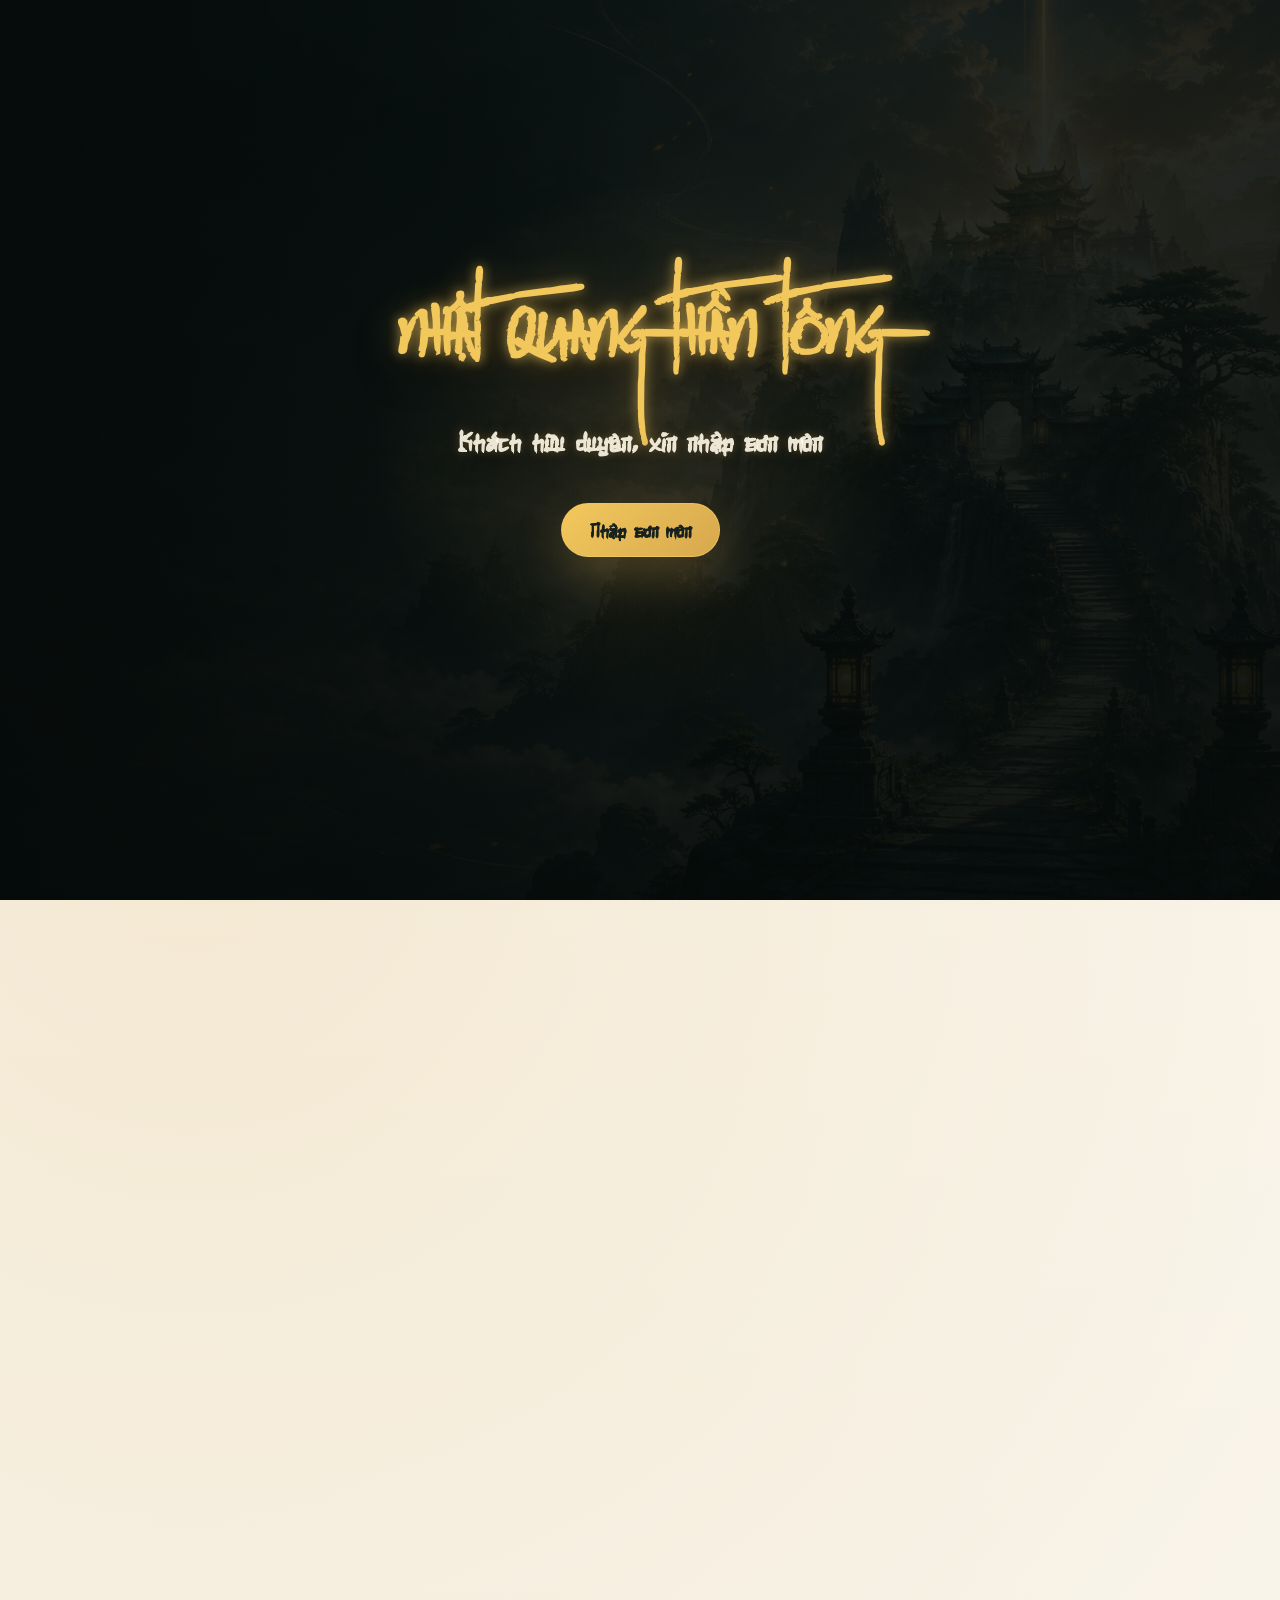
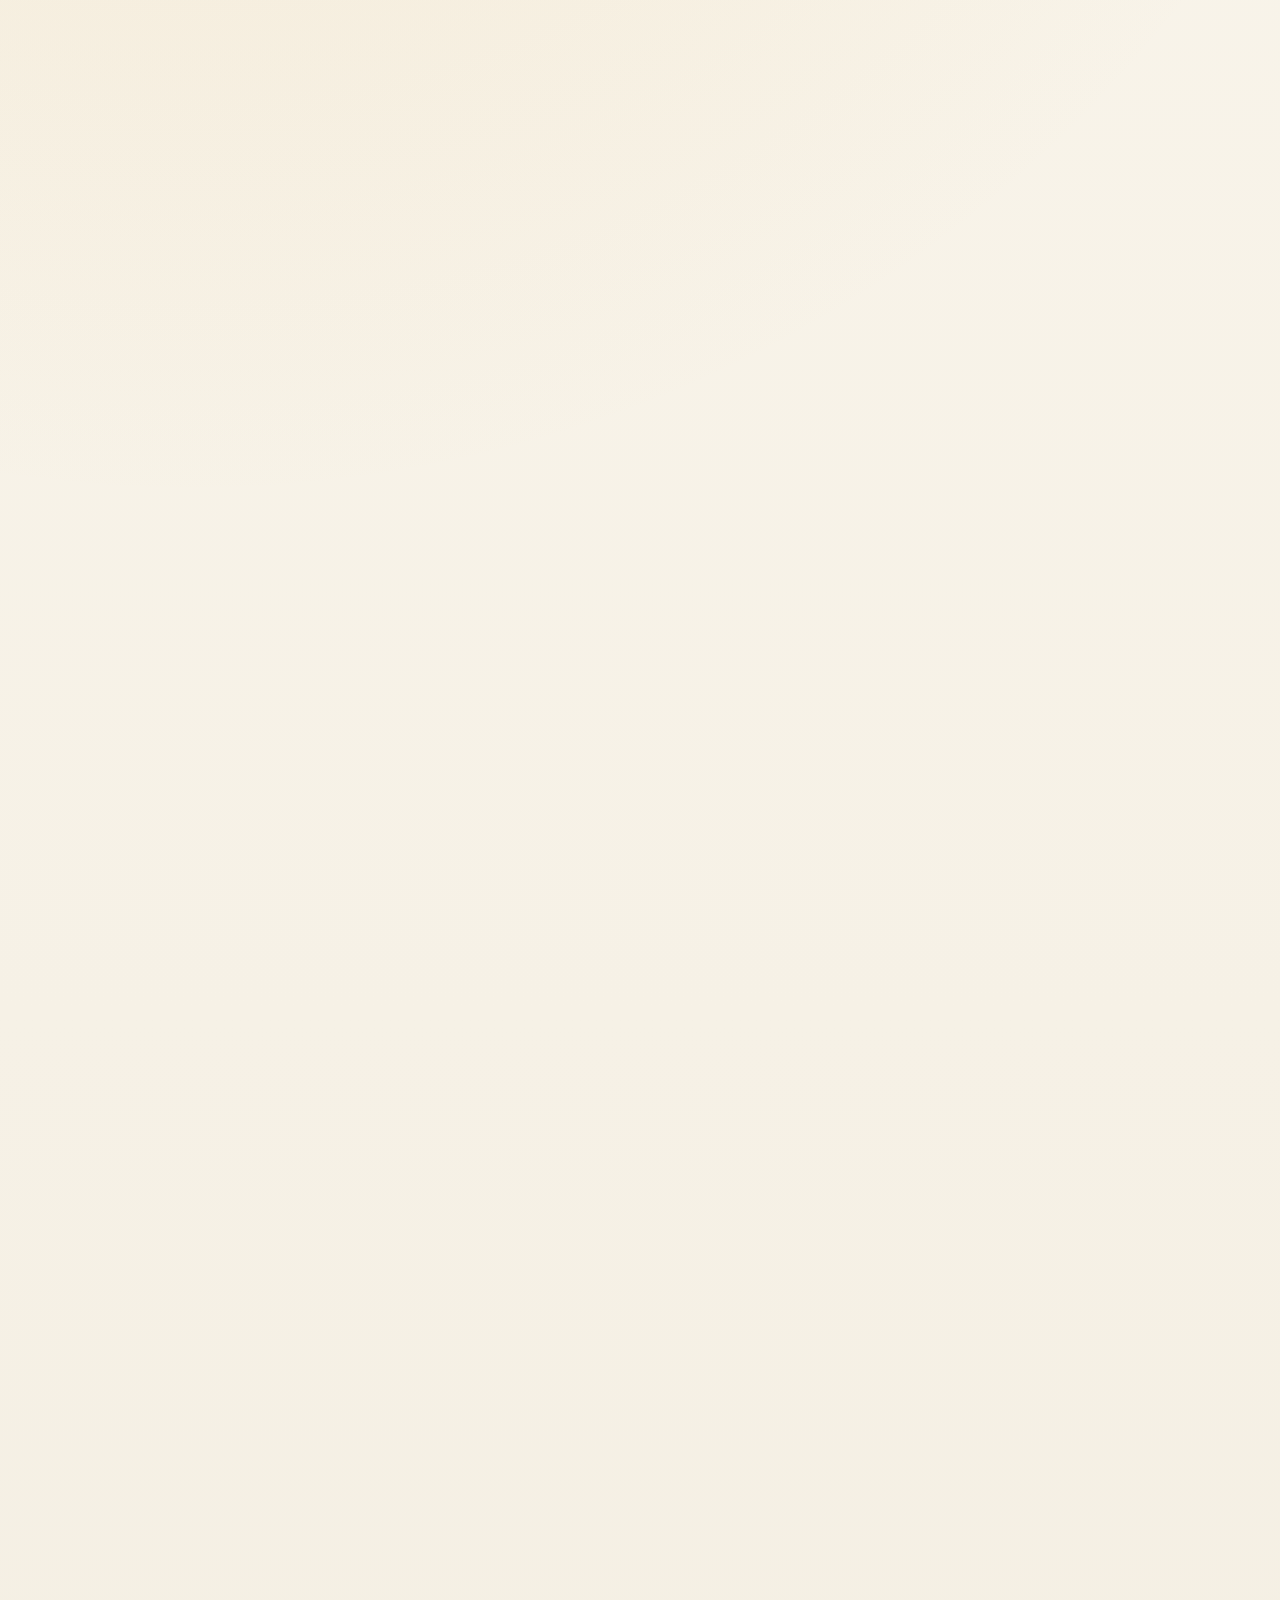
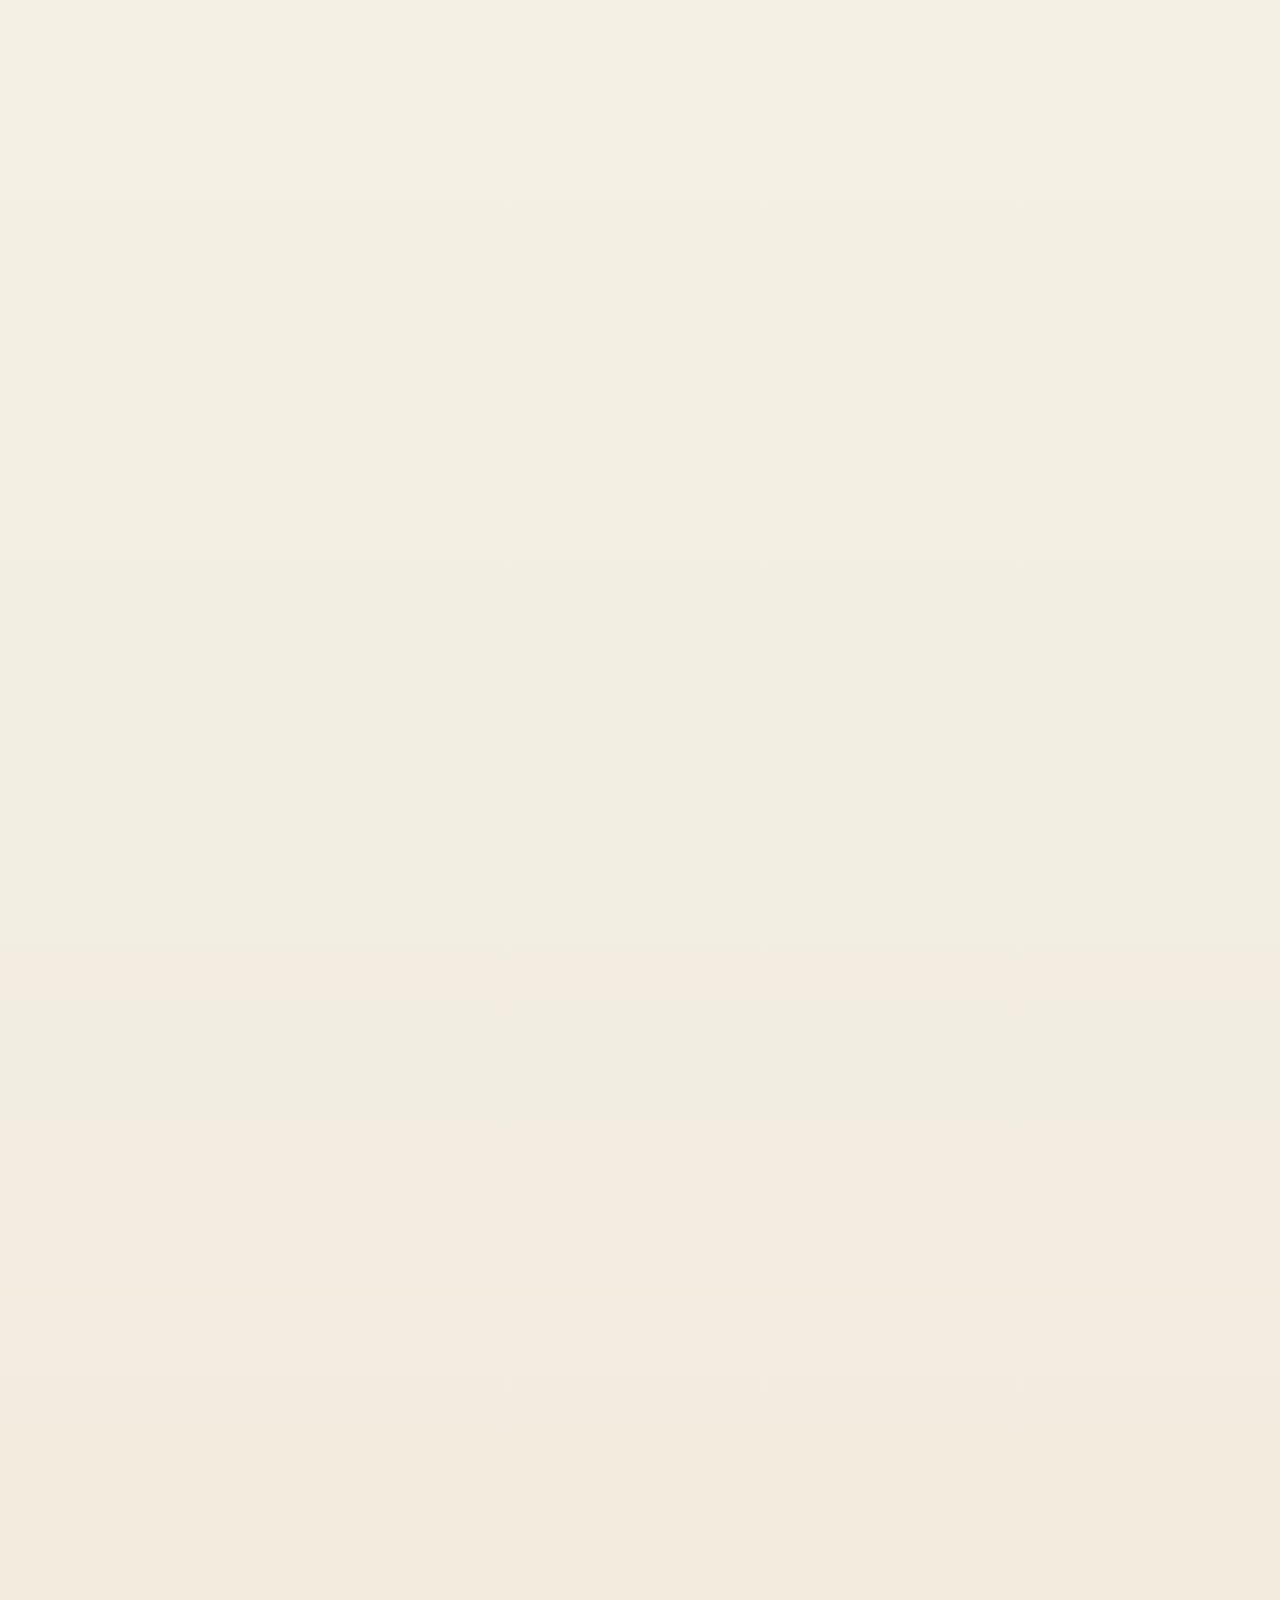
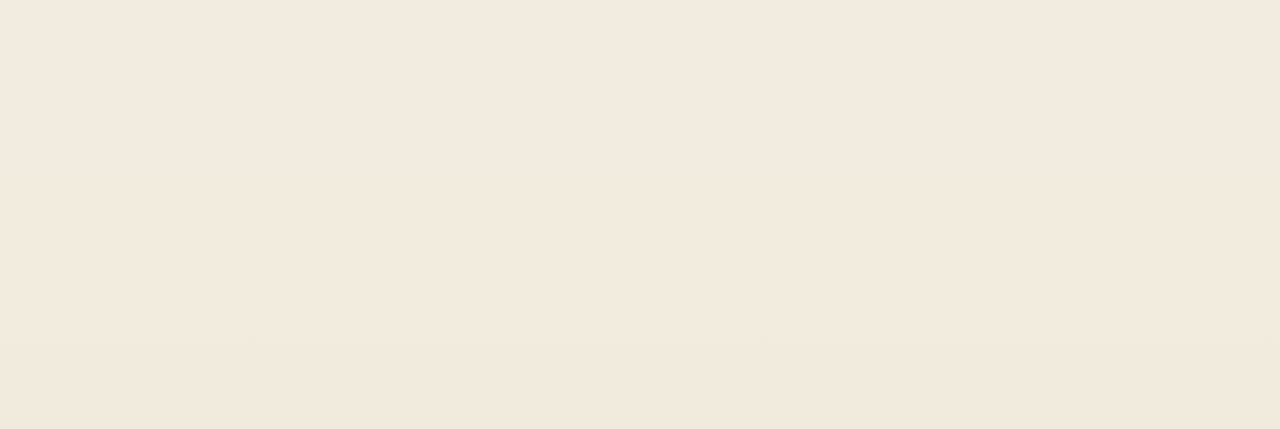
<file: index.html>
<!doctype html>
<html lang="vi">
  <head>
    <meta charset="UTF-8" />
    <meta name="viewport" content="width=device-width, initial-scale=1.0" />
    <title>Portfolio Tu Tiên | Digital Portfolio</title>
    <link rel="preconnect" href="https://fonts.googleapis.com" />
    <link rel="preconnect" href="https://fonts.gstatic.com" crossorigin />
    <link
      href="https://fonts.googleapis.com/css2?family=Be+Vietnam+Pro:wght@400;500;600;700;800&family=Cormorant+Garamond:wght@600;700&display=swap"
      rel="stylesheet"
    />
    <link rel="stylesheet" href="styles.css" />
  </head>
  <body>
    <section class="opening-scene" aria-label="Mở màn portfolio" tabindex="0">
      <video class="opening-video" src="assets/intro.mp4" playsinline preload="auto"></video>
      <div class="opening-content">
        <h1>Nhật Quang Thần Tông</h1>
        <p>Khách hữu duyên, xin nhập sơn môn</p>
        <div class="opening-actions">
          <button class="opening-enter" type="button">Nhập sơn môn</button>
        </div>
      </div>
    </section>

    <button class="music-toggle" type="button" aria-pressed="false" aria-label="Bật nhạc nền">
      <span class="music-icon" aria-hidden="true">♪</span>
      <span class="music-label">Bật nhạc</span>
    </button>
    <audio id="background-music" src="assets/background-music.mp3" preload="auto" loop autoplay muted playsinline></audio>

    <header class="hero" id="top">
      <div class="hero-motion" aria-hidden="true">
        <span class="mist mist-one"></span>
        <span class="mist mist-two"></span>
        <span class="light-trail"></span>
      </div>
      <nav class="nav" aria-label="Điều hướng chính">
        <a class="brand" href="#top">
          <span class="brand-mark">丹</span>
          <span>Nhật Quang Thần Tông</span>
        </a>
        <div class="nav-links">
          <a href="#about">Giới thiệu</a>
          <a href="#projects">Dự án</a>
          <a href="#reflection">Tổng kết</a>
        </div>
      </nav>

      <div class="hero-content">
        <p class="eyebrow">Nhập môn Công nghệ số và Ứng dụng Trí tuệ nhân tạo</p>
        <h1>Hành trình luyện đạo kỹ thuật số</h1>
        <p class="hero-copy">
    Lấy tri thức làm đạo,<br>
    Lấy công nghệ làm kiếm.
</p>
        <div class="hero-actions">
          <a class="btn primary" href="#projects">Xem pháp bảo dự án</a>
          <a class="btn ghost" href="#reflection">Đọc tổng kết</a>
        </div>
      </div>
    </header>

    <main>
      <section class="section path" aria-labelledby="goals-title">
        <div class="section-heading">
          <p class="kicker">Mục tiêu Portfolio</p>
          <h2 id="goals-title">Ba tầng tu luyện portfolio</h2>
        </div>
        <div class="timeline">
          <article>
            <span>01</span>
            <h3>Nhập Đạo</h3>
            <p>Giới thiệu thân thế, tông môn,
đạo hiệu và chí hướng trên
con đường cầu học giữa
kỷ nguyên số.</p>
          </article>
          <article>
            <span>02</span>
            <h3>Tàng Kinh Các</h3>
            <p>Thu thập và lưu giữ các
thành quả tu luyện qua từng
bài tập, dự án và lần
ngộ đạo tri thức.</p>
          </article>
          <article>
            <span>03</span>
            <h3>Tâm Đắc Đạo Kinh</h3>
            <p>Lưu lại cảm ngộ trên hành trình
tu học, chia sẻ kinh nghiệm
và những bài học lĩnh ngộ
sau mỗi lần phá cảnh.</p>
          </article>
        </div>
      </section>

      <section class="section intro" id="about">
        <div class="section-heading">
          <p class="kicker">1. Nhập Đạo</p>
          <h2>Chân dung tu sĩ số</h2>
        </div>
        <div class="intro-grid">
          <article class="profile-panel">
            <h3>Lai lịch tu sĩ</h3>
            <ul>
              <li><span>Đạo hiệu</span><strong>Bùi Công Nhật Quang</strong></li>
              <li><span>Tông môn</span><strong class="nowrap">Trường ĐH Công nghệ - ĐHQGHN</strong></li>
              <li><span>Lệnh bài</span><strong>25024159</strong></li>
              <li><span>Chủ tu</span><strong>AI, dữ liệu và sáng tạo nội dung số</strong></li>
            </ul>
            <p class="profile-quote">
              Mực chưa cạn, đạo chưa thành,<br>
              Đèn còn sáng, chí còn xanh.
            </p>
          </article>
          <article class="manifesto">
            <h3>Đạo tâm và chí hướng</h3>
            <section class="intro text-center">
    <p class="lead">
        Thiên địa biến chuyển, kỷ nguyên số mở ra. Kẻ tu đạo thời nay không chỉ luyện khí, luyện thể mà còn phải luyện prompt, luyện AI và truy vấn tri thức giữa biển dữ liệu vô tận.
    </p>

    <p>
        Động phủ này lưu giữ những thành quả tu luyện của ta trong học phần
        <strong>Nhập môn Công nghệ số và Ứng dụng Trí tuệ nhân tạo</strong>.
        Mỗi bài tập là một lần ngộ đạo, mỗi sản phẩm là một bước đột phá trên con đường lĩnh hội công nghệ số, AI và liêm chính học thuật.
    </p>

    <blockquote>
        <em>“Đạo số vô biên, ta vẫn đang trên đường cầu đạo.”</em>
    </blockquote>
</section>
          </article>
        </div>
      </section>

      <section class="section projects" id="projects">
        <div class="section-heading">
          <p class="kicker">2. Tàng Kinh Các</p>
          <h2>Lục đại pháp bảo học tập</h2>
        </div>
        <div class="project-grid">
          <article class="project-card">
            <span class="realm">Luyện Khí</span>
            <h3>Bài tập 1 - Bài 1: Máy tính và các thiết bị ngoại vi</h3>
            <p>Trình bày mục tiêu bài tập, quá trình tìm hiểu máy tính, thiết bị ngoại vi và sản phẩm minh chứng cuối cùng.</p>
            <div class="project-actions">
              <a class="view-link" href="minh-chung/bai1.html">Xem trực tiếp</a>
              <a href="minh-chung/bai1.docx" download>Tải DOCX</a>
            </div>
          </article>
          <article class="project-card">
            <span class="realm">Trúc Cơ</span>
            <h3>Bài tập 2 - Bài 2: Khai thác dữ liệu và thông tin</h3>
            <p>Tóm tắt cách thu thập, khai thác, đánh giá thông tin và đính kèm kết quả đã hoàn thành.</p>
            <div class="project-actions">
              <a class="view-link" href="minh-chung/bai2.html">Xem trực tiếp</a>
              <a href="minh-chung/bai2.docx" download>Tải DOCX</a>
            </div>
          </article>
          <article class="project-card">
            <span class="realm">Kết Đan</span>
            <h3>Bài tập 2 - Bài 3: Tổng quan về trí tuệ nhân tạo</h3>
            <p>Giới thiệu mục tiêu tìm hiểu AI, các nội dung chính đã nghiên cứu và sản phẩm minh họa kèm theo.</p>
            <div class="project-actions">
              <a class="view-link" href="minh-chung/bai3.html">Xem trực tiếp</a>
              <a href="minh-chung/bai3.docx" download>Tải DOCX</a>
            </div>
          </article>
          <article class="project-card">
            <span class="realm">Nguyên Anh</span>
            <h3>Bài tập 3 - Bài 4: Giao tiếp và hợp tác trong môi trường số</h3>
            <p>Mô tả quá trình phối hợp trực tuyến, công cụ đã sử dụng và minh chứng cho hoạt động giao tiếp số.</p>
            <div class="project-actions">
              <a class="view-link" href="minh-chung/bai4.html">Xem trực tiếp</a>
              <a href="minh-chung/bai4.docx" download>Tải DOCX</a>
            </div>
          </article>
          <article class="project-card">
            <span class="realm">Hóa Thần</span>
            <h3>Bài tập 2 - Bài 5: Sáng tạo nội dung số</h3>
            <p>Trưng bày sản phẩm nội dung số, tóm tắt quy trình thực hiện và vai trò của công cụ hỗ trợ sáng tạo.</p>
            <div class="project-actions">
              <a class="view-link" href="minh-chung/bai5.html">Xem trực tiếp</a>
              <a href="minh-chung/bai5.docx" download>Tải DOCX</a>
            </div>
          </article>
          <article class="project-card">
            <span class="realm">Đại Thừa</span>
            <h3>Bài tập 4 - Bài 6: An toàn và liêm chính học thuật trong môi trường số</h3>
            <p>Phân tích các nguyên tắc an toàn số, liêm chính học thuật, cách trích dẫn và sử dụng AI có trách nhiệm.</p>
            <div class="project-actions">
              <a class="view-link" href="minh-chung/bai6.html">Xem trực tiếp</a>
              <a href="minh-chung/bai6.docx" download>Tải DOCX</a>
            </div>
          </article>
        </div>
      </section>

      <section class="section reflection" id="reflection">
        <div class="section-heading">
          <p class="kicker">3. Tâm Đắc Đạo Kinh</p>
          <h2>Nhật ký xuất quan</h2>
        </div>
        <div class="reflection-panel">
    <p>
        Khi mới nhập môn, trước mặt ta là biển tri thức mênh mông, không biết đâu là bến bờ.
        Qua từng lần tìm kiếm thông tin, xây dựng prompt và hoàn thành bài tập,
        ta dần học được cách tự mình mở đường giữa màn sương tri thức.
    </p>

    <p>
        Hành trình này giúp ta hiểu rằng công nghệ chỉ là pháp bảo,
        còn tư duy và tinh thần học hỏi mới là căn cơ của người tu đạo.
    </p>

    <p class="closing-quote">
    Vạn quyển đạo kinh chưa đọc hết,<br>
    Một lòng cầu học vẫn không thôi.<br><br>

    Trường phong vạn lý còn chưa tận,<br>
    Đạo lộ thiên thu vẫn tiến thôi.
</p>
</div>
      </section>
    </main>

    <section class="evidence-viewer" aria-hidden="true" aria-label="Xem minh chứng">
      <div class="evidence-viewer-bar">
        <div>
          <span>Minh chứng</span>
          <h2 id="evidence-viewer-title">Bài tập</h2>
        </div>
        <div class="evidence-viewer-actions">
          <a id="evidence-viewer-download" href="minh-chung/bai1.docx" download>Tải DOCX</a>
          <button class="evidence-viewer-close" type="button">Quay lại Portfolio</button>
        </div>
      </div>
      <iframe id="evidence-viewer-frame" title="Nội dung minh chứng"></iframe>
    </section>

    <footer class="footer">
      <div class="footer-credit">
        <span>© 2026 Quang Bùi</span>
        <p>
          Đạo kinh có chủ, công pháp hữu danh.<br>
          Kẻ hữu duyên có thể tham khảo, người vô ý xin chớ tùy tiện sao truyền.
        </p>
      </div>
      <div class="footer-action">
        <a href="#top">Trở về đỉnh núi</a>
      </div>
    </footer>

    <script src="script.js"></script>
  </body>
</html>
</file>
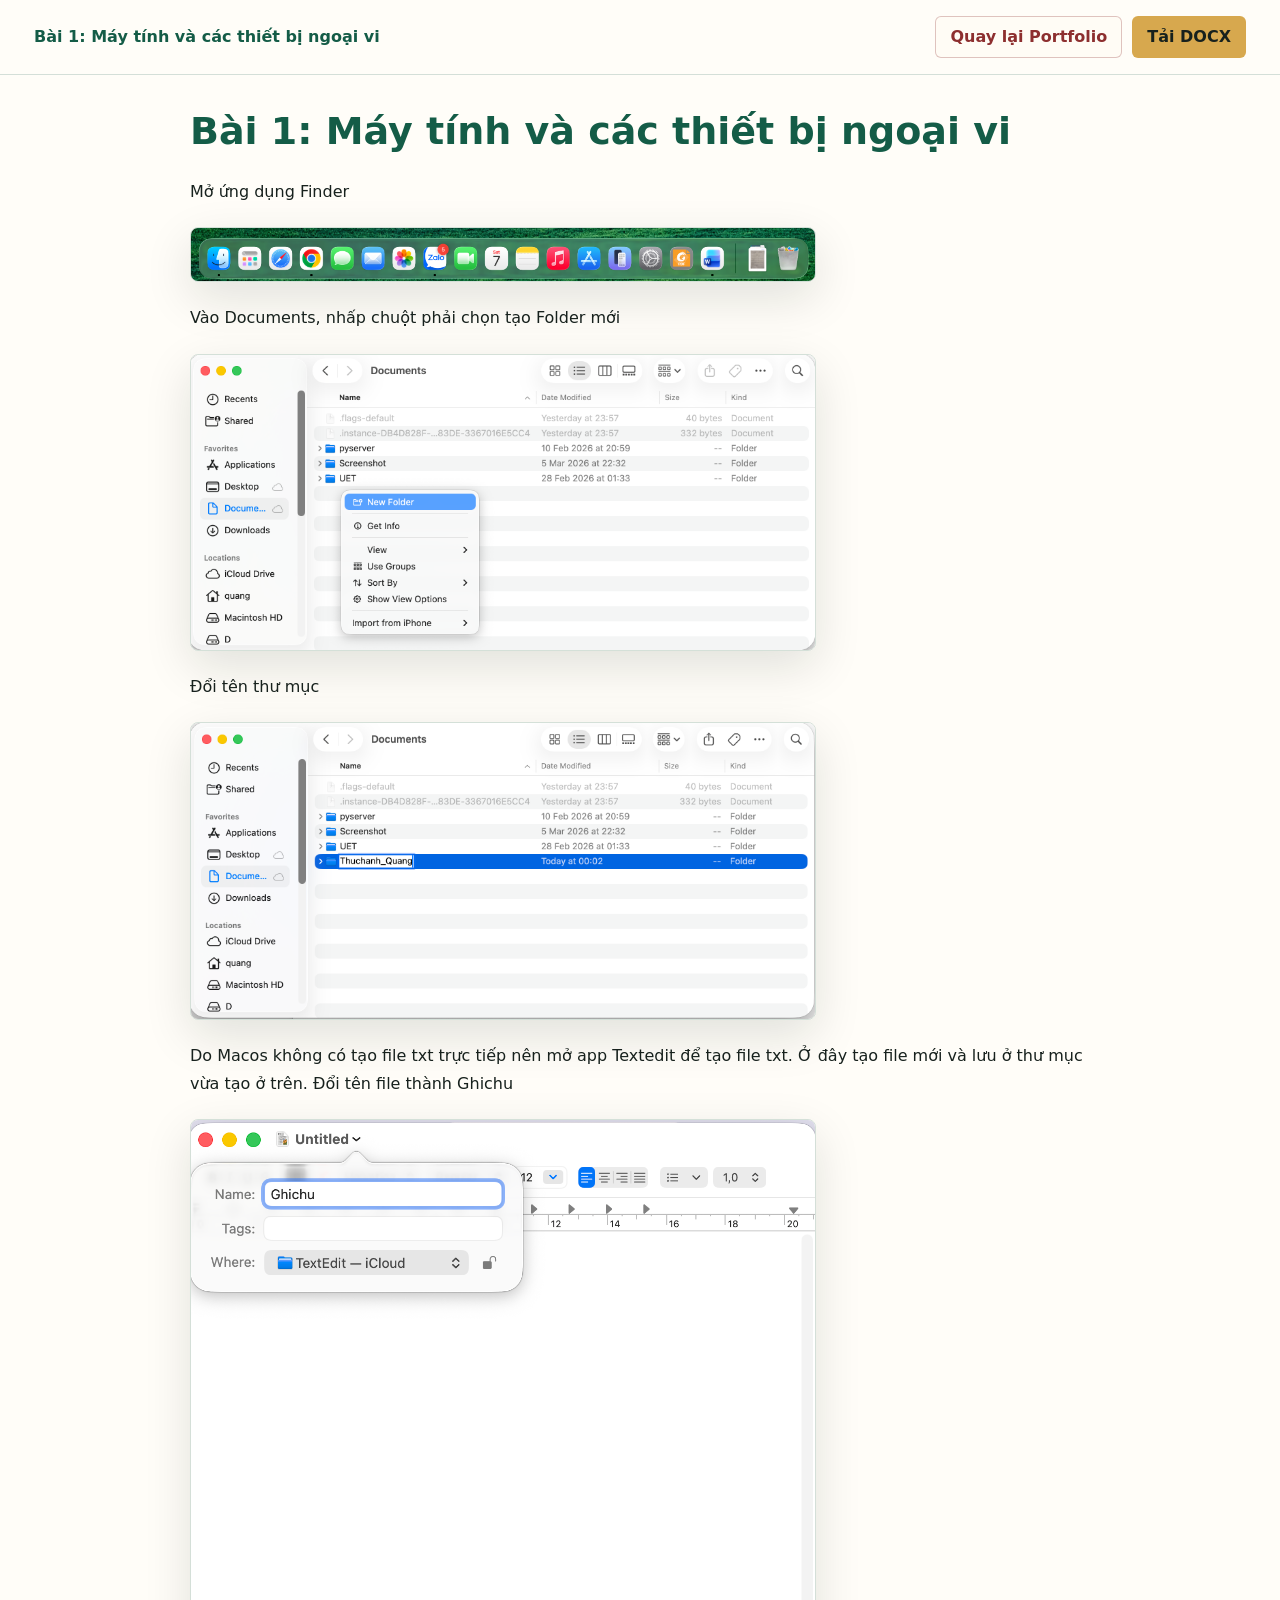
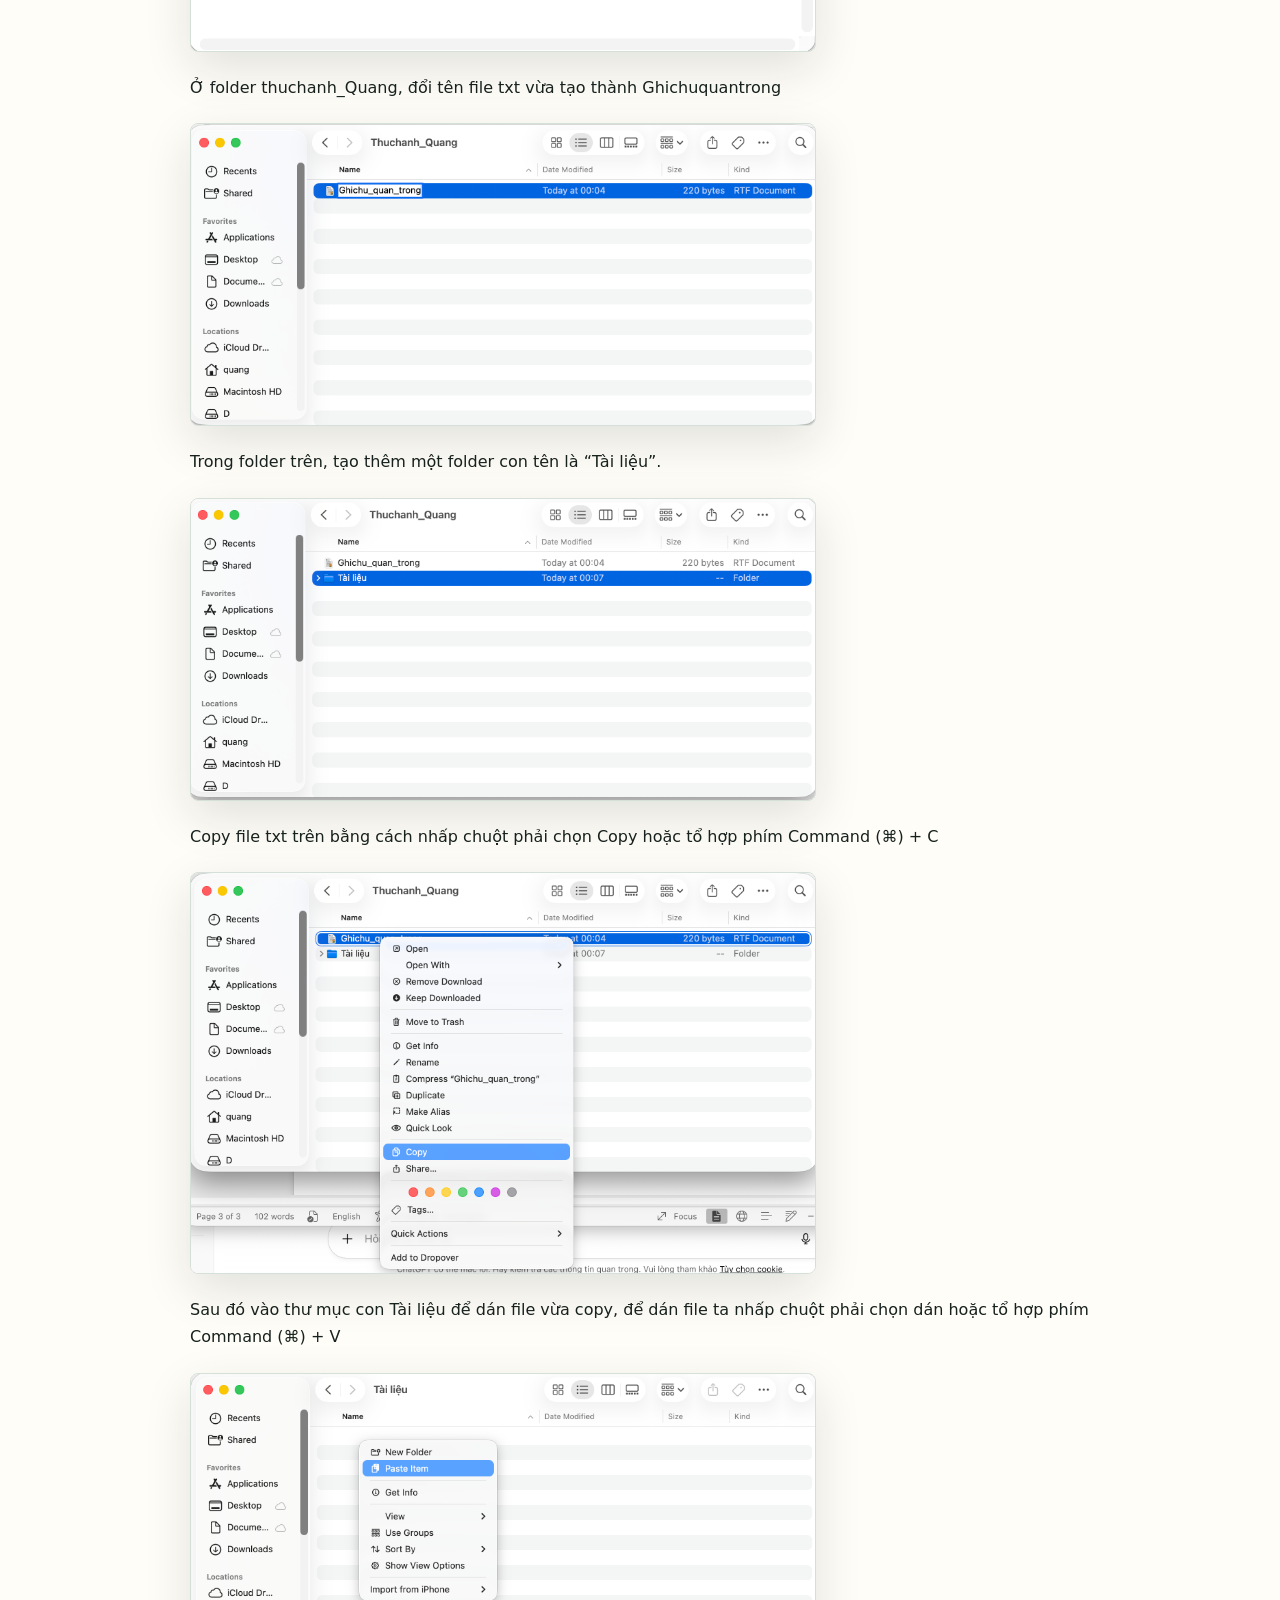
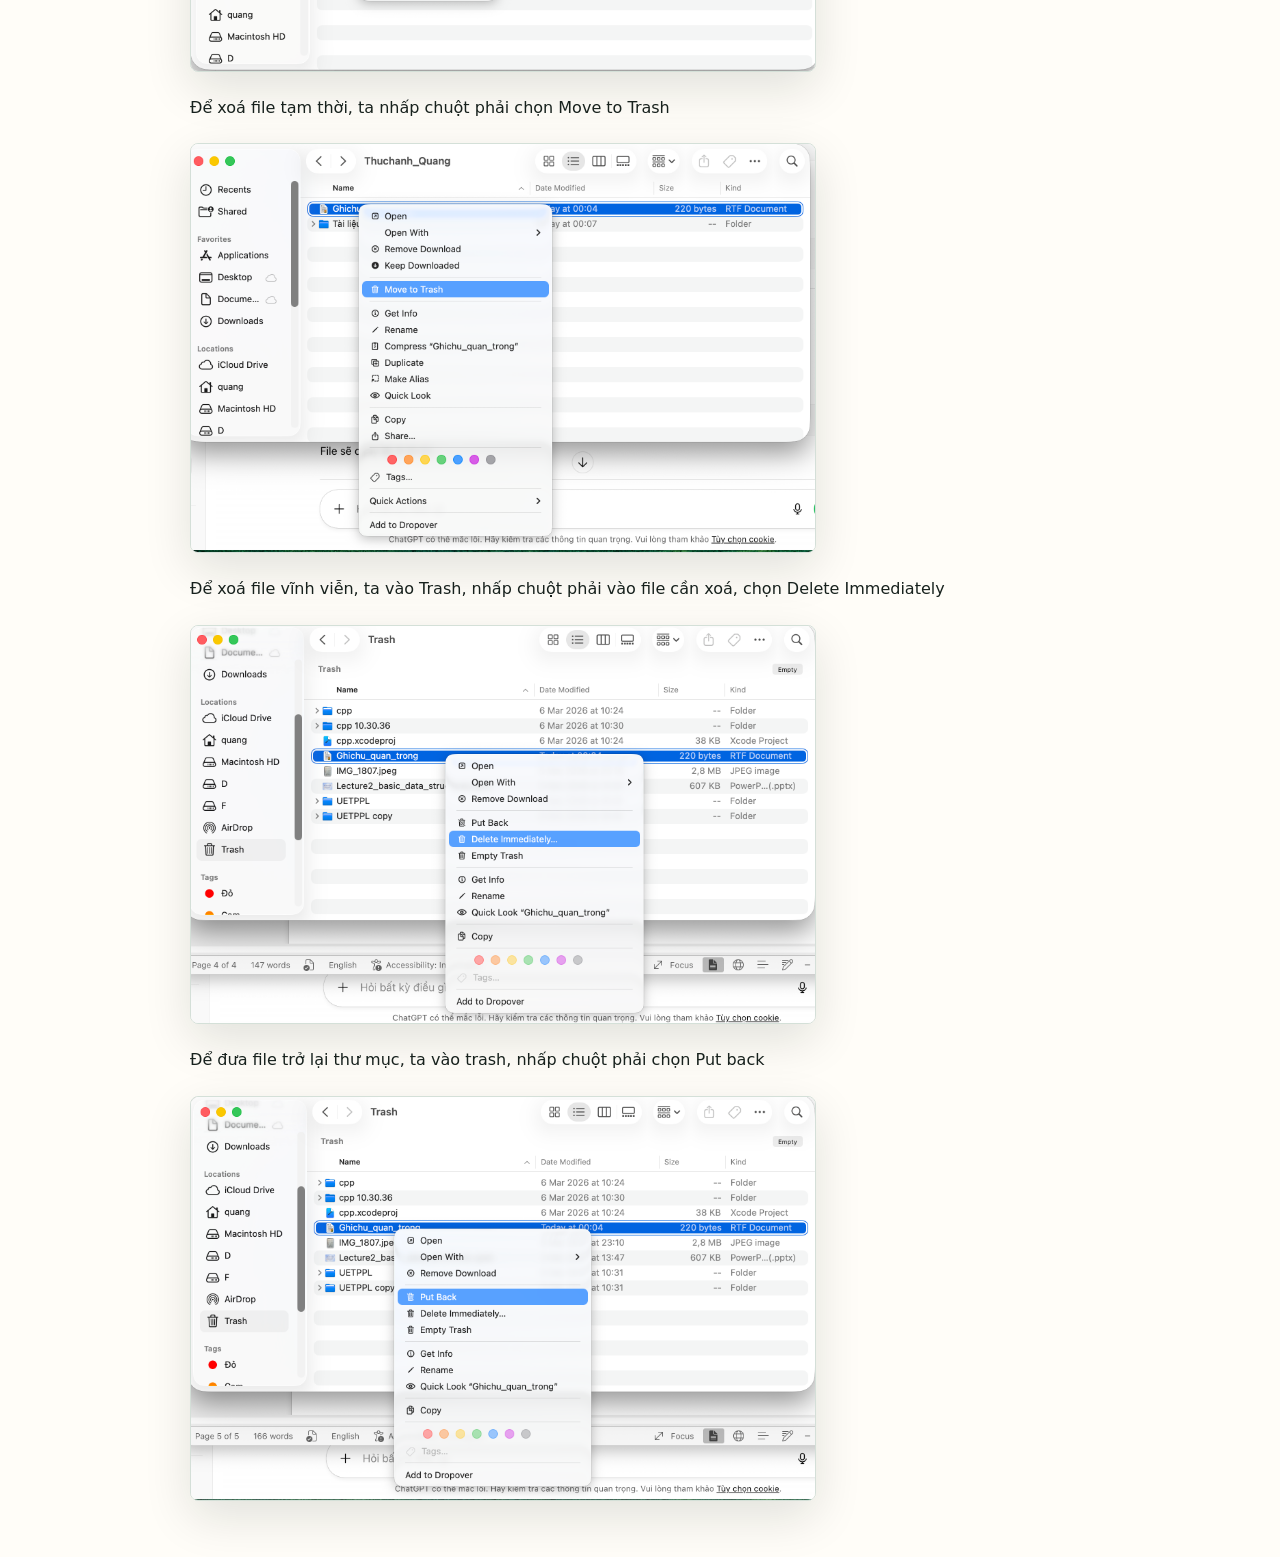
<file: minh-chung/bai1.html>
<!doctype html>
<html lang="vi">
  <head>
    <meta charset="utf-8">
    <meta name="viewport" content="width=device-width, initial-scale=1">
    <title>Bài 1: Máy tính và các thiết bị ngoại vi</title>
    <style>
      body {
        margin: 0;
        color: #17211d;
        background: #fffdf8;
        font-family: "Be Vietnam Pro", system-ui, -apple-system, BlinkMacSystemFont, "Segoe UI", sans-serif;
        line-height: 1.72;
      }
      .viewer-bar {
        position: sticky;
        top: 0;
        z-index: 10;
        display: flex;
        align-items: center;
        justify-content: space-between;
        gap: 18px;
        padding: 16px min(34px, 5vw);
        border-bottom: 1px solid rgba(20, 92, 71, 0.18);
        background: rgba(255, 253, 248, 0.96);
        backdrop-filter: blur(12px);
      }
      .viewer-bar strong {
        color: #145c47;
        line-height: 1.3;
      }
      .viewer-actions {
        display: flex;
        flex-wrap: wrap;
        justify-content: flex-end;
        gap: 10px;
      }
      .viewer-actions a {
        display: inline-flex;
        align-items: center;
        justify-content: center;
        min-height: 40px;
        padding: 0 14px;
        border: 1px solid rgba(141, 47, 47, 0.28);
        border-radius: 6px;
        color: #8d2f2f;
        font-weight: 800;
        text-decoration: none;
        background: rgba(255, 252, 244, 0.82);
      }
      .viewer-actions a:last-child {
        color: #17211d;
        border-color: rgba(215, 168, 78, 0.55);
        background: #d7a84e;
      }
      main {
        max-width: 900px;
        margin: 0 auto;
        padding: 34px;
      }
      h1 {
        margin: 0 0 24px;
        color: #145c47;
        font-size: clamp(24px, 4vw, 38px);
        line-height: 1.18;
      }
      p {
        margin: 0 0 14px;
        font-size: 16px;
      }
      figure {
        margin: 22px 0;
      }
      img {
        display: block;
        width: 100%;
        height: auto;
        max-width: 100%;
        border: 1px solid rgba(20, 92, 71, 0.18);
        border-radius: 8px;
        box-shadow: 0 16px 48px rgba(10, 22, 18, 0.12);
      }
      table {
        width: 100%;
        margin: 20px 0;
        border-collapse: collapse;
        font-size: 15px;
      }
      td {
        padding: 10px;
        border: 1px solid rgba(20, 92, 71, 0.2);
        vertical-align: top;
      }
      @media (max-width: 640px) {
        .viewer-bar {
          align-items: flex-start;
          flex-direction: column;
        }
        .viewer-actions {
          justify-content: flex-start;
        }
        main {
          padding: 24px 16px;
        }
      }
    </style>
  </head>
  <body>
    <header class="viewer-bar">
      <strong>Bài 1: Máy tính và các thiết bị ngoại vi</strong>
      <nav class="viewer-actions" aria-label="Thao tác minh chứng">
        <a href="../index.html#projects">Quay lại Portfolio</a>
        <a href="bai1.docx" download>Tải DOCX</a>
      </nav>
    </header>
    <main>
      <h1>Bài 1: Máy tính và các thiết bị ngoại vi</h1>
      <p>Mở ứng dụng Finder</p>
<figure><img src="bai1/assets/image1.png" alt="Minh chứng bài tập" style="max-width: 624px"></figure>
<p>Vào Documents, nhấp chuột phải chọn tạo Folder mới</p>
<figure><img src="bai1/assets/image2.png" alt="Minh chứng bài tập" style="max-width: 624px"></figure>
<p>Đổi tên thư mục</p>
<figure><img src="bai1/assets/image3.png" alt="Minh chứng bài tập" style="max-width: 624px"></figure>
<p>Do Macos không có tạo file txt trực tiếp nên mở app Textedit để tạo file txt. Ở đây tạo file mới và lưu ở thư mục vừa tạo ở trên. Đổi tên file thành Ghichu</p>
<figure><img src="bai1/assets/image4.png" alt="Minh chứng bài tập" style="max-width: 624px"></figure>
<p>Ở folder thuchanh_Quang, đổi tên file txt vừa tạo thành Ghichuquantrong</p>
<figure><img src="bai1/assets/image5.png" alt="Minh chứng bài tập" style="max-width: 624px"></figure>
<p>Trong folder trên, tạo thêm một folder con tên là “Tài liệu”.</p>
<figure><img src="bai1/assets/image6.png" alt="Minh chứng bài tập" style="max-width: 624px"></figure>
<p>Copy file txt trên bằng cách nhấp chuột phải chọn Copy hoặc tổ hợp phím Command (⌘) + C</p>
<figure><img src="bai1/assets/image7.png" alt="Minh chứng bài tập" style="max-width: 624px"></figure>
<p>Sau đó vào thư mục con Tài liệu để dán file vừa copy, để dán file ta nhấp chuột phải chọn dán hoặc tổ hợp phím Command (⌘) + V</p>
<figure><img src="bai1/assets/image8.png" alt="Minh chứng bài tập" style="max-width: 624px"></figure>
<p>Để xoá file tạm thời, ta nhấp chuột phải chọn Move to Trash</p>
<figure><img src="bai1/assets/image9.png" alt="Minh chứng bài tập" style="max-width: 624px"></figure>
<p>Để xoá file vĩnh viễn, ta vào Trash, nhấp chuột phải vào file cần xoá, chọn Delete Immediately</p>
<figure><img src="bai1/assets/image10.png" alt="Minh chứng bài tập" style="max-width: 624px"></figure>
<p>Để đưa file trở lại thư mục, ta vào trash, nhấp chuột phải chọn Put back</p>
<figure><img src="bai1/assets/image11.png" alt="Minh chứng bài tập" style="max-width: 624px"></figure>
    </main>
    <script>
      if (new URLSearchParams(window.location.search).get("embed") === "1") {
        document.querySelector(".viewer-bar")?.remove();
      }
    </script>
  </body>
</html>
</file>
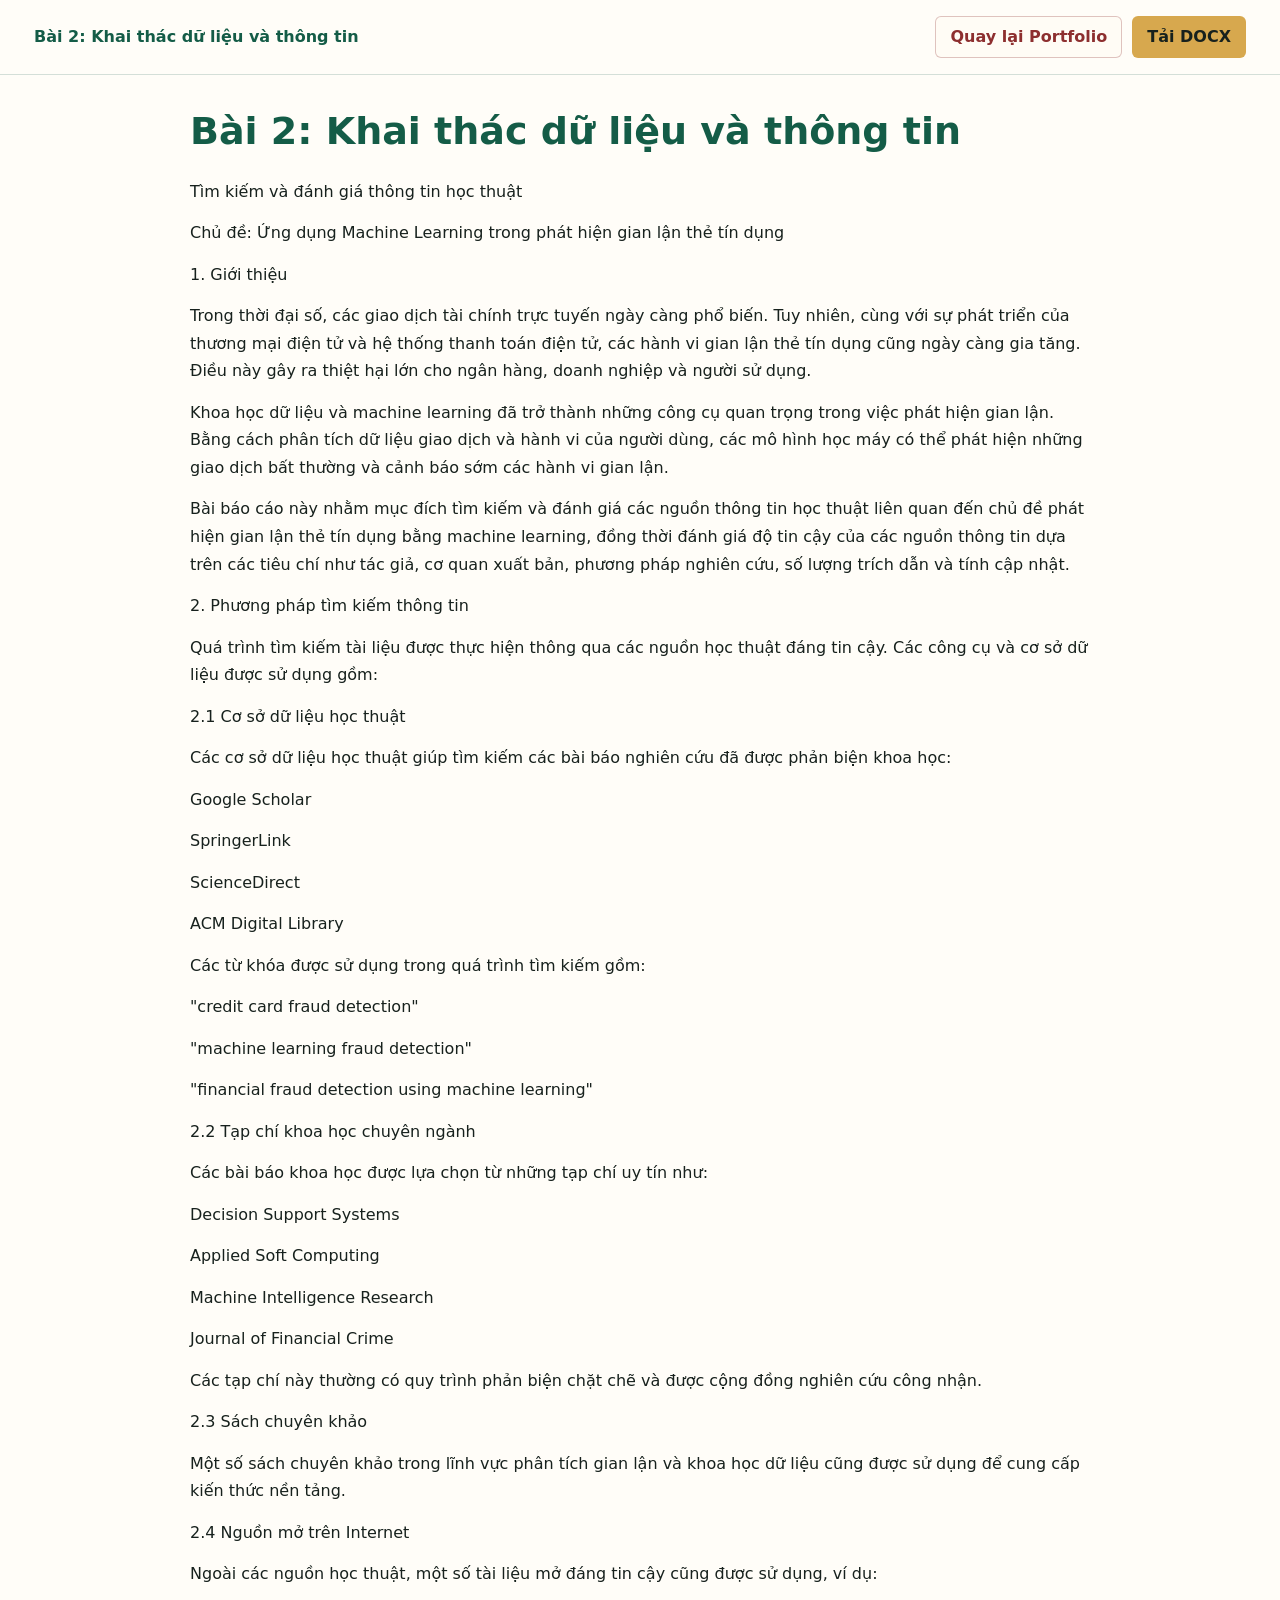
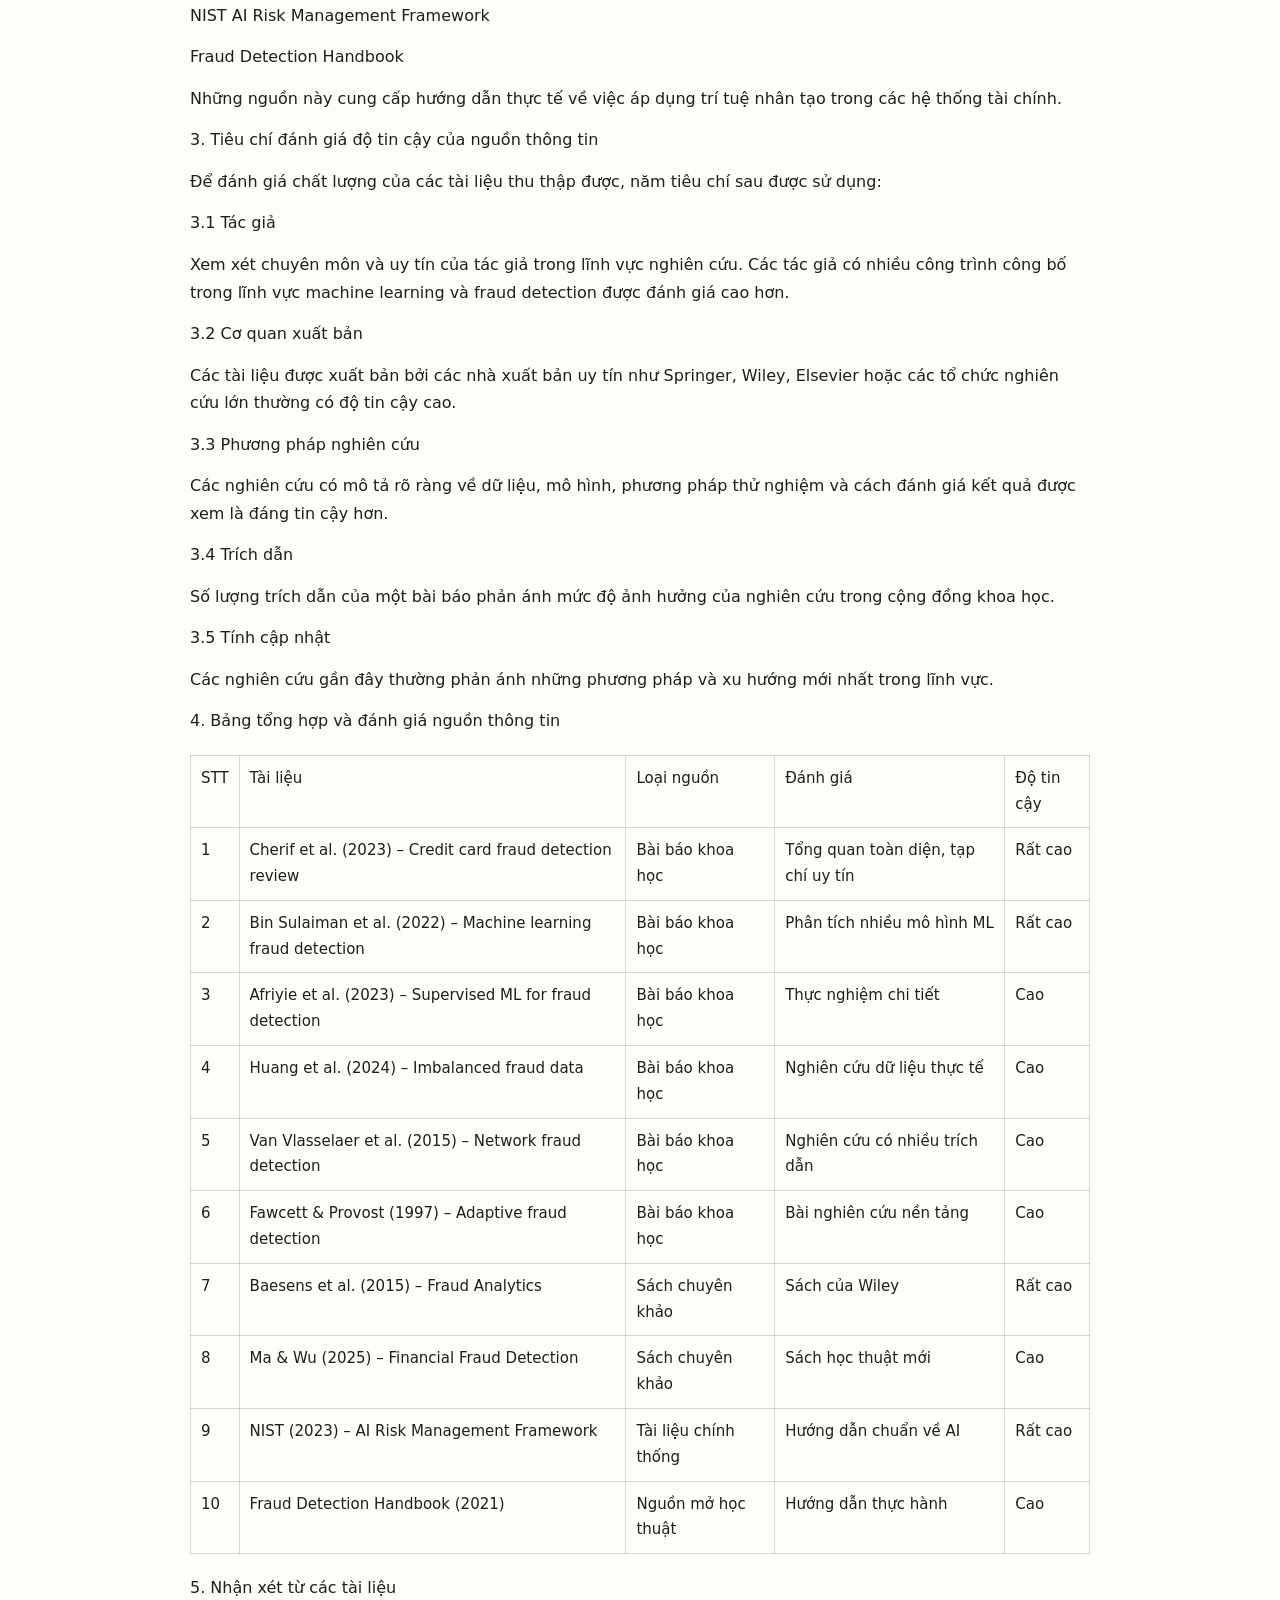
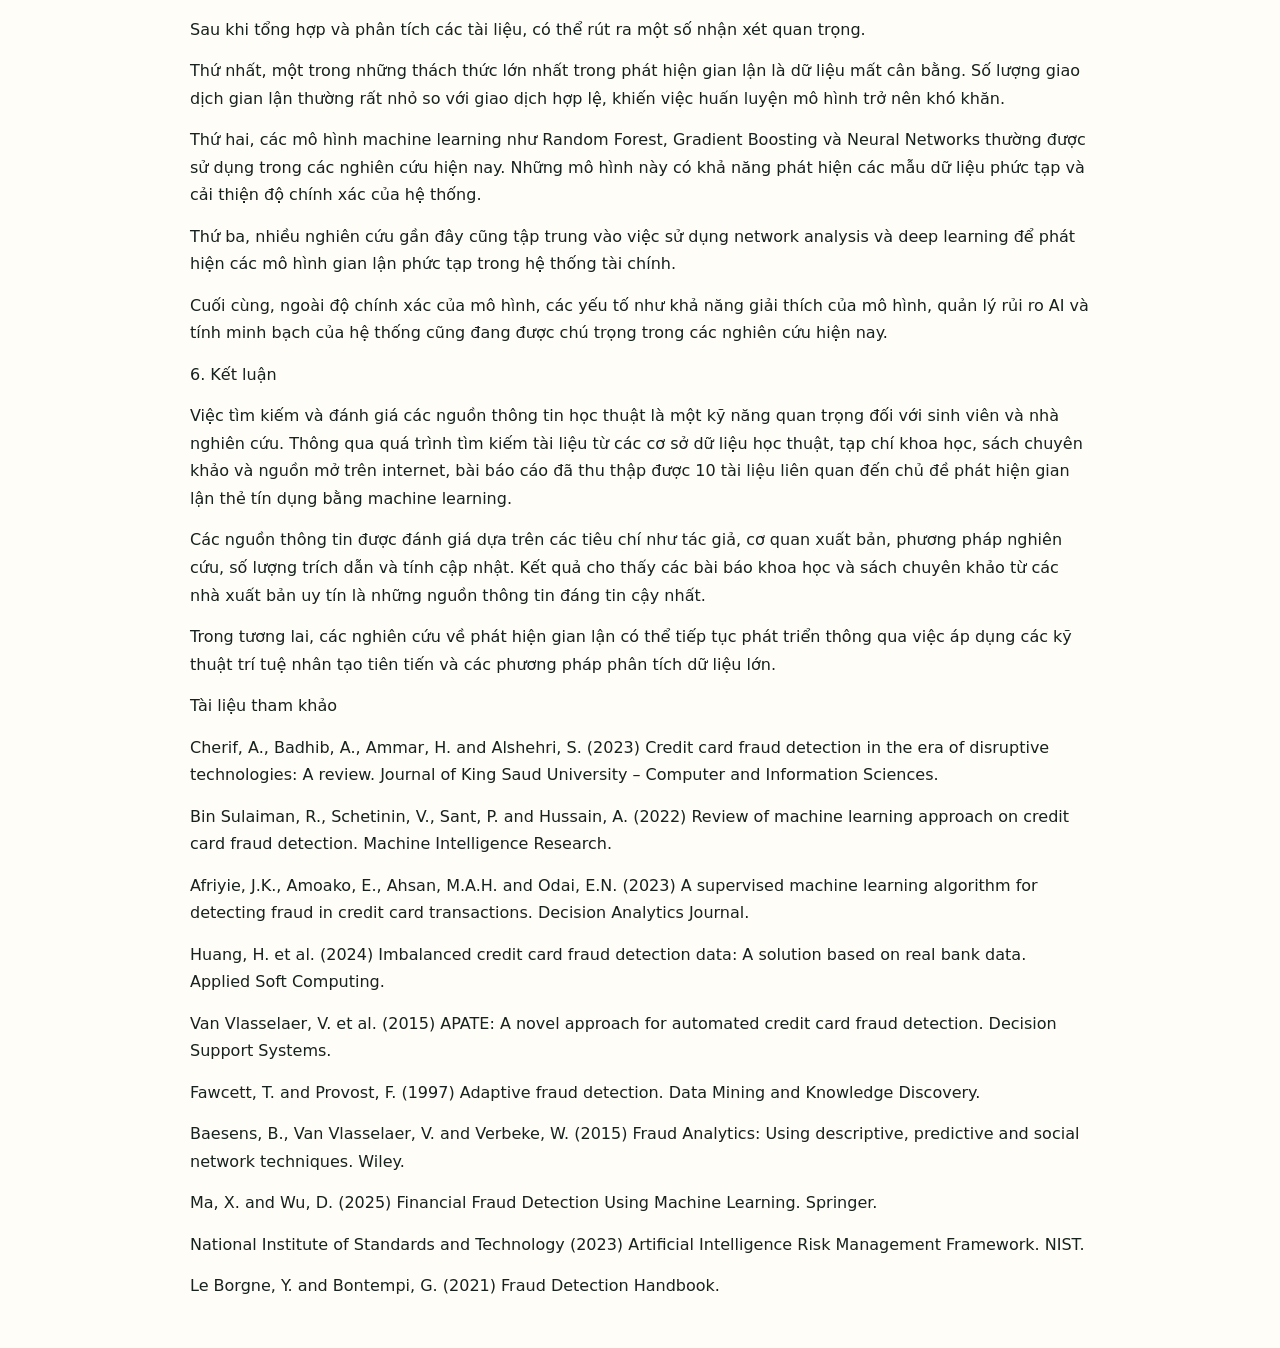
<file: minh-chung/bai2.html>
<!doctype html>
<html lang="vi">
  <head>
    <meta charset="utf-8">
    <meta name="viewport" content="width=device-width, initial-scale=1">
    <title>Bài 2: Khai thác dữ liệu và thông tin</title>
    <style>
      body {
        margin: 0;
        color: #17211d;
        background: #fffdf8;
        font-family: "Be Vietnam Pro", system-ui, -apple-system, BlinkMacSystemFont, "Segoe UI", sans-serif;
        line-height: 1.72;
      }
      .viewer-bar {
        position: sticky;
        top: 0;
        z-index: 10;
        display: flex;
        align-items: center;
        justify-content: space-between;
        gap: 18px;
        padding: 16px min(34px, 5vw);
        border-bottom: 1px solid rgba(20, 92, 71, 0.18);
        background: rgba(255, 253, 248, 0.96);
        backdrop-filter: blur(12px);
      }
      .viewer-bar strong {
        color: #145c47;
        line-height: 1.3;
      }
      .viewer-actions {
        display: flex;
        flex-wrap: wrap;
        justify-content: flex-end;
        gap: 10px;
      }
      .viewer-actions a {
        display: inline-flex;
        align-items: center;
        justify-content: center;
        min-height: 40px;
        padding: 0 14px;
        border: 1px solid rgba(141, 47, 47, 0.28);
        border-radius: 6px;
        color: #8d2f2f;
        font-weight: 800;
        text-decoration: none;
        background: rgba(255, 252, 244, 0.82);
      }
      .viewer-actions a:last-child {
        color: #17211d;
        border-color: rgba(215, 168, 78, 0.55);
        background: #d7a84e;
      }
      main {
        max-width: 900px;
        margin: 0 auto;
        padding: 34px;
      }
      h1 {
        margin: 0 0 24px;
        color: #145c47;
        font-size: clamp(24px, 4vw, 38px);
        line-height: 1.18;
      }
      p {
        margin: 0 0 14px;
        font-size: 16px;
      }
      figure {
        margin: 22px 0;
      }
      img {
        display: block;
        width: 100%;
        height: auto;
        max-width: 100%;
        border: 1px solid rgba(20, 92, 71, 0.18);
        border-radius: 8px;
        box-shadow: 0 16px 48px rgba(10, 22, 18, 0.12);
      }
      table {
        width: 100%;
        margin: 20px 0;
        border-collapse: collapse;
        font-size: 15px;
      }
      td {
        padding: 10px;
        border: 1px solid rgba(20, 92, 71, 0.2);
        vertical-align: top;
      }
      @media (max-width: 640px) {
        .viewer-bar {
          align-items: flex-start;
          flex-direction: column;
        }
        .viewer-actions {
          justify-content: flex-start;
        }
        main {
          padding: 24px 16px;
        }
      }
    </style>
  </head>
  <body>
    <header class="viewer-bar">
      <strong>Bài 2: Khai thác dữ liệu và thông tin</strong>
      <nav class="viewer-actions" aria-label="Thao tác minh chứng">
        <a href="../index.html#projects">Quay lại Portfolio</a>
        <a href="bai2.docx" download>Tải DOCX</a>
      </nav>
    </header>
    <main>
      <h1>Bài 2: Khai thác dữ liệu và thông tin</h1>
      <p>Tìm kiếm và đánh giá thông tin học thuật</p>
<p>Chủ đề: Ứng dụng Machine Learning trong phát hiện gian lận thẻ tín dụng</p>
<p>1. Giới thiệu</p>
<p>Trong thời đại số, các giao dịch tài chính trực tuyến ngày càng phổ biến. Tuy nhiên, cùng với sự phát triển của thương mại điện tử và hệ thống thanh toán điện tử, các hành vi gian lận thẻ tín dụng cũng ngày càng gia tăng. Điều này gây ra thiệt hại lớn cho ngân hàng, doanh nghiệp và người sử dụng.</p>
<p>Khoa học dữ liệu và machine learning đã trở thành những công cụ quan trọng trong việc phát hiện gian lận. Bằng cách phân tích dữ liệu giao dịch và hành vi của người dùng, các mô hình học máy có thể phát hiện những giao dịch bất thường và cảnh báo sớm các hành vi gian lận.</p>
<p>Bài báo cáo này nhằm mục đích tìm kiếm và đánh giá các nguồn thông tin học thuật liên quan đến chủ đề phát hiện gian lận thẻ tín dụng bằng machine learning, đồng thời đánh giá độ tin cậy của các nguồn thông tin dựa trên các tiêu chí như tác giả, cơ quan xuất bản, phương pháp nghiên cứu, số lượng trích dẫn và tính cập nhật.</p>
<p>2. Phương pháp tìm kiếm thông tin</p>
<p>Quá trình tìm kiếm tài liệu được thực hiện thông qua các nguồn học thuật đáng tin cậy. Các công cụ và cơ sở dữ liệu được sử dụng gồm:</p>
<p>2.1 Cơ sở dữ liệu học thuật</p>
<p>Các cơ sở dữ liệu học thuật giúp tìm kiếm các bài báo nghiên cứu đã được phản biện khoa học:</p>
<p>Google Scholar</p>
<p>SpringerLink</p>
<p>ScienceDirect</p>
<p>ACM Digital Library</p>
<p>Các từ khóa được sử dụng trong quá trình tìm kiếm gồm:</p>
<p>&quot;credit card fraud detection&quot;</p>
<p>&quot;machine learning fraud detection&quot;</p>
<p>&quot;financial fraud detection using machine learning&quot;</p>
<p>2.2 Tạp chí khoa học chuyên ngành</p>
<p>Các bài báo khoa học được lựa chọn từ những tạp chí uy tín như:</p>
<p>Decision Support Systems</p>
<p>Applied Soft Computing</p>
<p>Machine Intelligence Research</p>
<p>Journal of Financial Crime</p>
<p>Các tạp chí này thường có quy trình phản biện chặt chẽ và được cộng đồng nghiên cứu công nhận.</p>
<p>2.3 Sách chuyên khảo</p>
<p>Một số sách chuyên khảo trong lĩnh vực phân tích gian lận và khoa học dữ liệu cũng được sử dụng để cung cấp kiến thức nền tảng.</p>
<p>2.4 Nguồn mở trên Internet</p>
<p>Ngoài các nguồn học thuật, một số tài liệu mở đáng tin cậy cũng được sử dụng, ví dụ:</p>
<p>NIST AI Risk Management Framework</p>
<p>Fraud Detection Handbook</p>
<p>Những nguồn này cung cấp hướng dẫn thực tế về việc áp dụng trí tuệ nhân tạo trong các hệ thống tài chính.</p>
<p>3. Tiêu chí đánh giá độ tin cậy của nguồn thông tin</p>
<p>Để đánh giá chất lượng của các tài liệu thu thập được, năm tiêu chí sau được sử dụng:</p>
<p>3.1 Tác giả</p>
<p>Xem xét chuyên môn và uy tín của tác giả trong lĩnh vực nghiên cứu. Các tác giả có nhiều công trình công bố trong lĩnh vực machine learning và fraud detection được đánh giá cao hơn.</p>
<p>3.2 Cơ quan xuất bản</p>
<p>Các tài liệu được xuất bản bởi các nhà xuất bản uy tín như Springer, Wiley, Elsevier hoặc các tổ chức nghiên cứu lớn thường có độ tin cậy cao.</p>
<p>3.3 Phương pháp nghiên cứu</p>
<p>Các nghiên cứu có mô tả rõ ràng về dữ liệu, mô hình, phương pháp thử nghiệm và cách đánh giá kết quả được xem là đáng tin cậy hơn.</p>
<p>3.4 Trích dẫn</p>
<p>Số lượng trích dẫn của một bài báo phản ánh mức độ ảnh hưởng của nghiên cứu trong cộng đồng khoa học.</p>
<p>3.5 Tính cập nhật</p>
<p>Các nghiên cứu gần đây thường phản ánh những phương pháp và xu hướng mới nhất trong lĩnh vực.</p>
<p>4. Bảng tổng hợp và đánh giá nguồn thông tin</p>
<table><tr><td>STT</td><td>Tài liệu</td><td>Loại nguồn</td><td>Đánh giá</td><td>Độ tin cậy</td></tr><tr><td>1</td><td>Cherif et al. (2023) – Credit card fraud detection review</td><td>Bài báo khoa học</td><td>Tổng quan toàn diện, tạp chí uy tín</td><td>Rất cao</td></tr><tr><td>2</td><td>Bin Sulaiman et al. (2022) – Machine learning fraud detection</td><td>Bài báo khoa học</td><td>Phân tích nhiều mô hình ML</td><td>Rất cao</td></tr><tr><td>3</td><td>Afriyie et al. (2023) – Supervised ML for fraud detection</td><td>Bài báo khoa học</td><td>Thực nghiệm chi tiết</td><td>Cao</td></tr><tr><td>4</td><td>Huang et al. (2024) – Imbalanced fraud data</td><td>Bài báo khoa học</td><td>Nghiên cứu dữ liệu thực tế</td><td>Cao</td></tr><tr><td>5</td><td>Van Vlasselaer et al. (2015) – Network fraud detection</td><td>Bài báo khoa học</td><td>Nghiên cứu có nhiều trích dẫn</td><td>Cao</td></tr><tr><td>6</td><td>Fawcett &amp; Provost (1997) – Adaptive fraud detection</td><td>Bài báo khoa học</td><td>Bài nghiên cứu nền tảng</td><td>Cao</td></tr><tr><td>7</td><td>Baesens et al. (2015) – Fraud Analytics</td><td>Sách chuyên khảo</td><td>Sách của Wiley</td><td>Rất cao</td></tr><tr><td>8</td><td>Ma &amp; Wu (2025) – Financial Fraud Detection</td><td>Sách chuyên khảo</td><td>Sách học thuật mới</td><td>Cao</td></tr><tr><td>9</td><td>NIST (2023) – AI Risk Management Framework</td><td>Tài liệu chính thống</td><td>Hướng dẫn chuẩn về AI</td><td>Rất cao</td></tr><tr><td>10</td><td>Fraud Detection Handbook (2021)</td><td>Nguồn mở học thuật</td><td>Hướng dẫn thực hành</td><td>Cao</td></tr></table>
<p>5. Nhận xét từ các tài liệu</p>
<p>Sau khi tổng hợp và phân tích các tài liệu, có thể rút ra một số nhận xét quan trọng.</p>
<p>Thứ nhất, một trong những thách thức lớn nhất trong phát hiện gian lận là dữ liệu mất cân bằng. Số lượng giao dịch gian lận thường rất nhỏ so với giao dịch hợp lệ, khiến việc huấn luyện mô hình trở nên khó khăn.</p>
<p>Thứ hai, các mô hình machine learning như Random Forest, Gradient Boosting và Neural Networks thường được sử dụng trong các nghiên cứu hiện nay. Những mô hình này có khả năng phát hiện các mẫu dữ liệu phức tạp và cải thiện độ chính xác của hệ thống.</p>
<p>Thứ ba, nhiều nghiên cứu gần đây cũng tập trung vào việc sử dụng network analysis và deep learning để phát hiện các mô hình gian lận phức tạp trong hệ thống tài chính.</p>
<p>Cuối cùng, ngoài độ chính xác của mô hình, các yếu tố như khả năng giải thích của mô hình, quản lý rủi ro AI và tính minh bạch của hệ thống cũng đang được chú trọng trong các nghiên cứu hiện nay.</p>
<p>6. Kết luận</p>
<p>Việc tìm kiếm và đánh giá các nguồn thông tin học thuật là một kỹ năng quan trọng đối với sinh viên và nhà nghiên cứu. Thông qua quá trình tìm kiếm tài liệu từ các cơ sở dữ liệu học thuật, tạp chí khoa học, sách chuyên khảo và nguồn mở trên internet, bài báo cáo đã thu thập được 10 tài liệu liên quan đến chủ đề phát hiện gian lận thẻ tín dụng bằng machine learning.</p>
<p>Các nguồn thông tin được đánh giá dựa trên các tiêu chí như tác giả, cơ quan xuất bản, phương pháp nghiên cứu, số lượng trích dẫn và tính cập nhật. Kết quả cho thấy các bài báo khoa học và sách chuyên khảo từ các nhà xuất bản uy tín là những nguồn thông tin đáng tin cậy nhất.</p>
<p>Trong tương lai, các nghiên cứu về phát hiện gian lận có thể tiếp tục phát triển thông qua việc áp dụng các kỹ thuật trí tuệ nhân tạo tiên tiến và các phương pháp phân tích dữ liệu lớn.</p>
<p>Tài liệu tham khảo</p>
<p>Cherif, A., Badhib, A., Ammar, H. and Alshehri, S. (2023) Credit card fraud detection in the era of disruptive technologies: A review. Journal of King Saud University – Computer and Information Sciences.</p>
<p>Bin Sulaiman, R., Schetinin, V., Sant, P. and Hussain, A. (2022) Review of machine learning approach on credit card fraud detection. Machine Intelligence Research.</p>
<p>Afriyie, J.K., Amoako, E., Ahsan, M.A.H. and Odai, E.N. (2023) A supervised machine learning algorithm for detecting fraud in credit card transactions. Decision Analytics Journal.</p>
<p>Huang, H. et al. (2024) Imbalanced credit card fraud detection data: A solution based on real bank data. Applied Soft Computing.</p>
<p>Van Vlasselaer, V. et al. (2015) APATE: A novel approach for automated credit card fraud detection. Decision Support Systems.</p>
<p>Fawcett, T. and Provost, F. (1997) Adaptive fraud detection. Data Mining and Knowledge Discovery.</p>
<p>Baesens, B., Van Vlasselaer, V. and Verbeke, W. (2015) Fraud Analytics: Using descriptive, predictive and social network techniques. Wiley.</p>
<p>Ma, X. and Wu, D. (2025) Financial Fraud Detection Using Machine Learning. Springer.</p>
<p>National Institute of Standards and Technology (2023) Artificial Intelligence Risk Management Framework. NIST.</p>
<p>Le Borgne, Y. and Bontempi, G. (2021) Fraud Detection Handbook.</p>
    </main>
    <script>
      if (new URLSearchParams(window.location.search).get("embed") === "1") {
        document.querySelector(".viewer-bar")?.remove();
      }
    </script>
  </body>
</html>
</file>
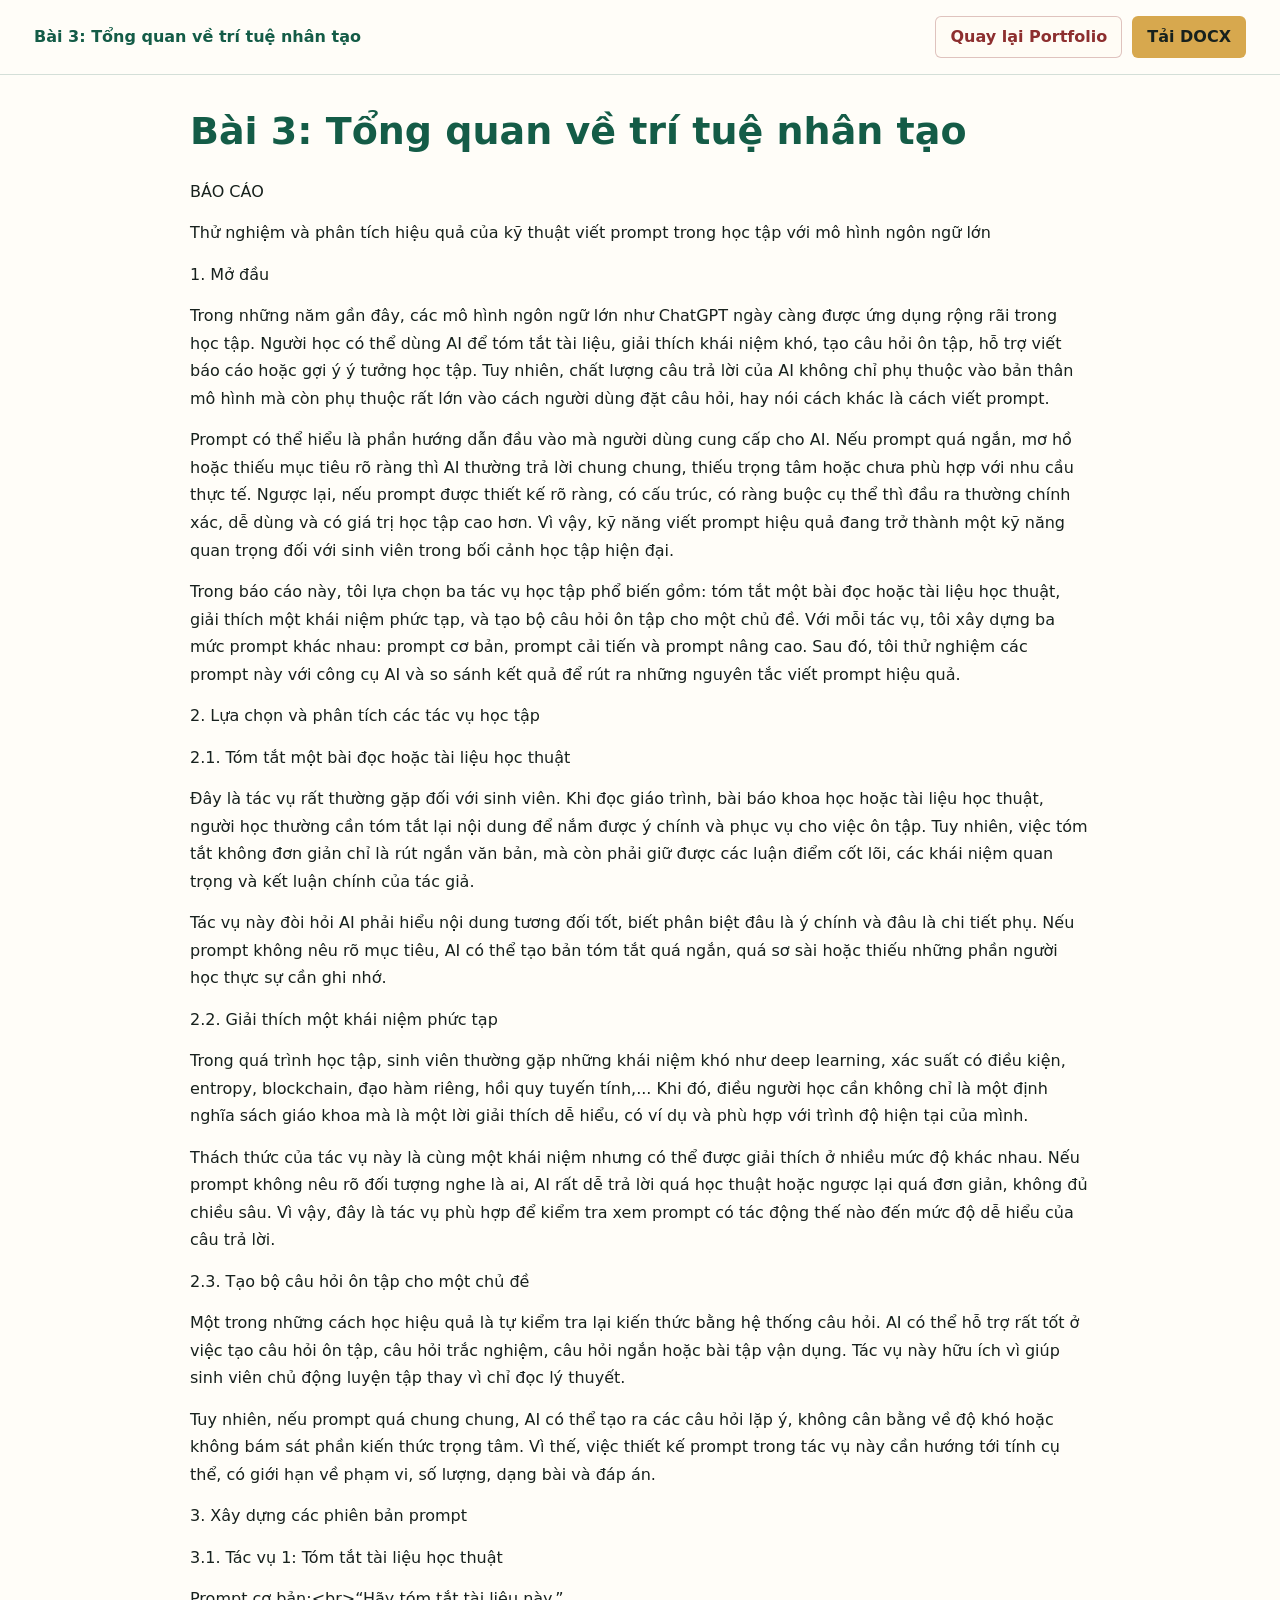
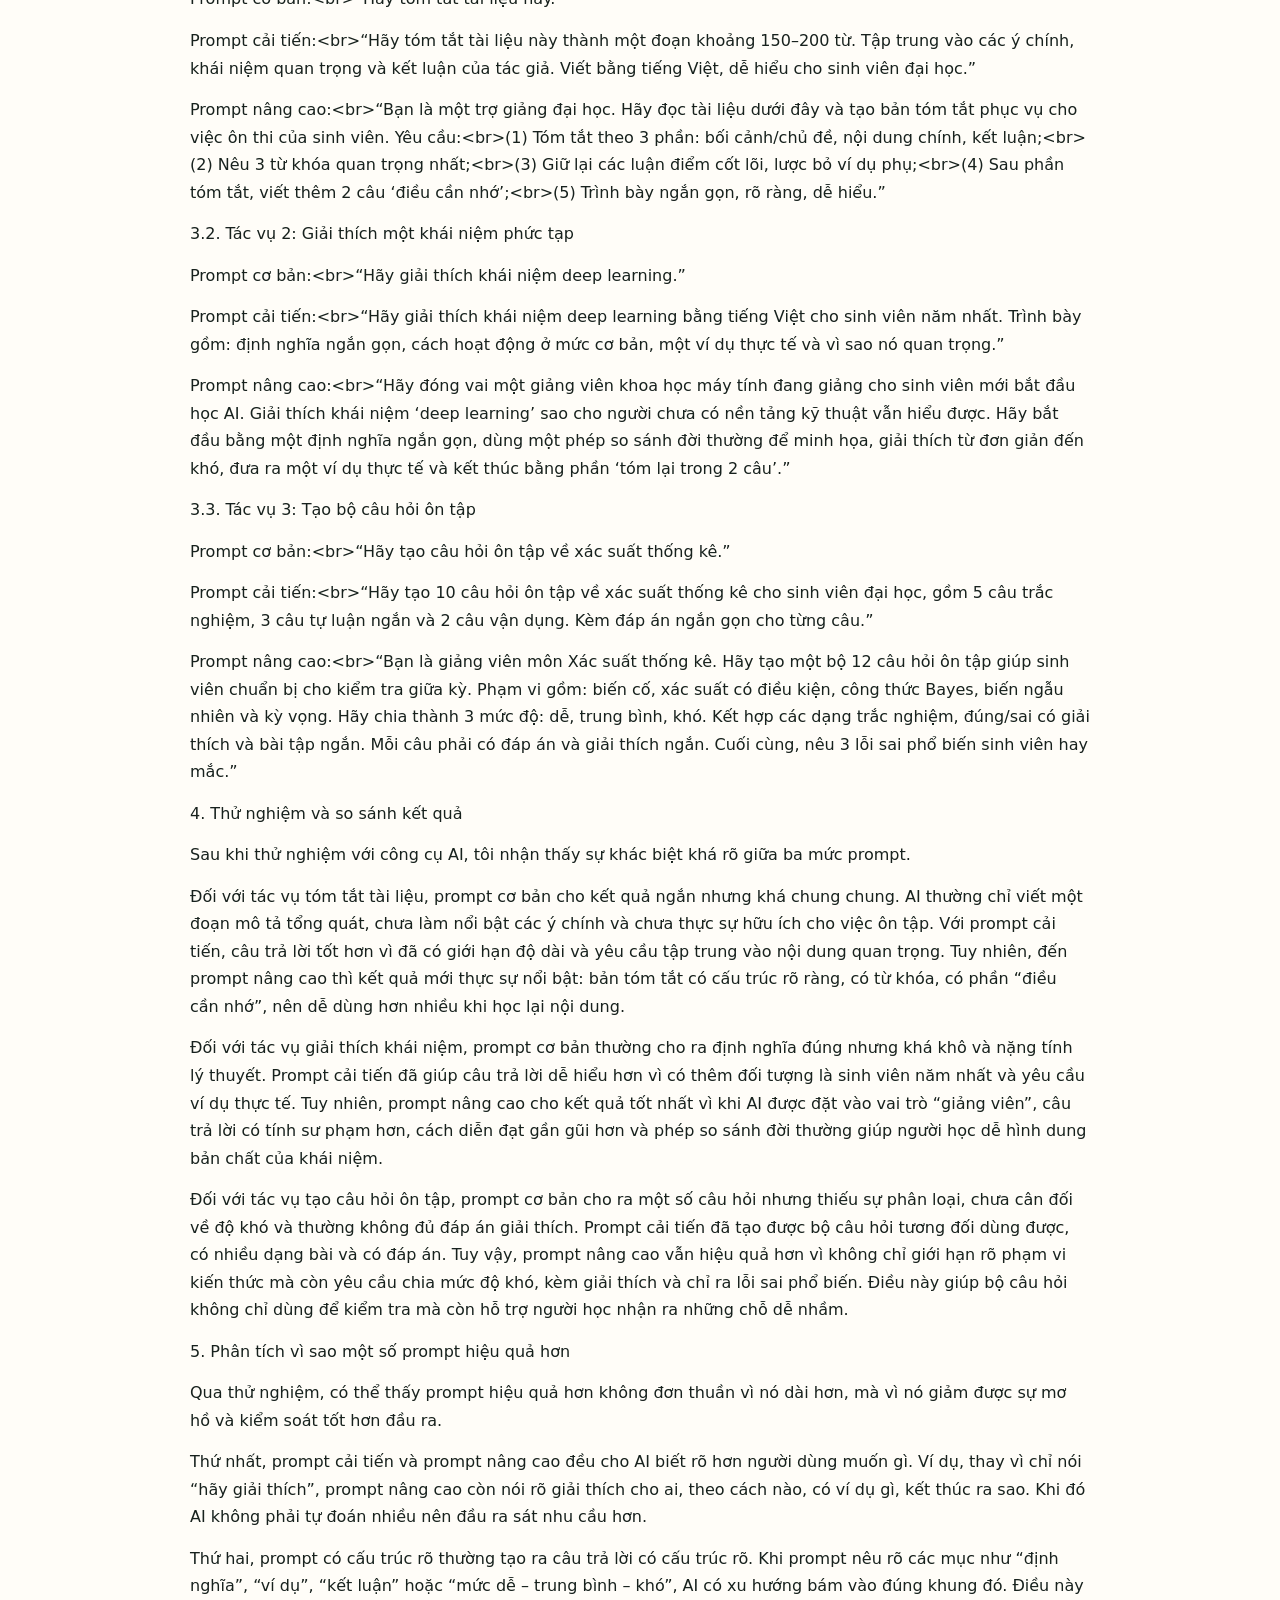
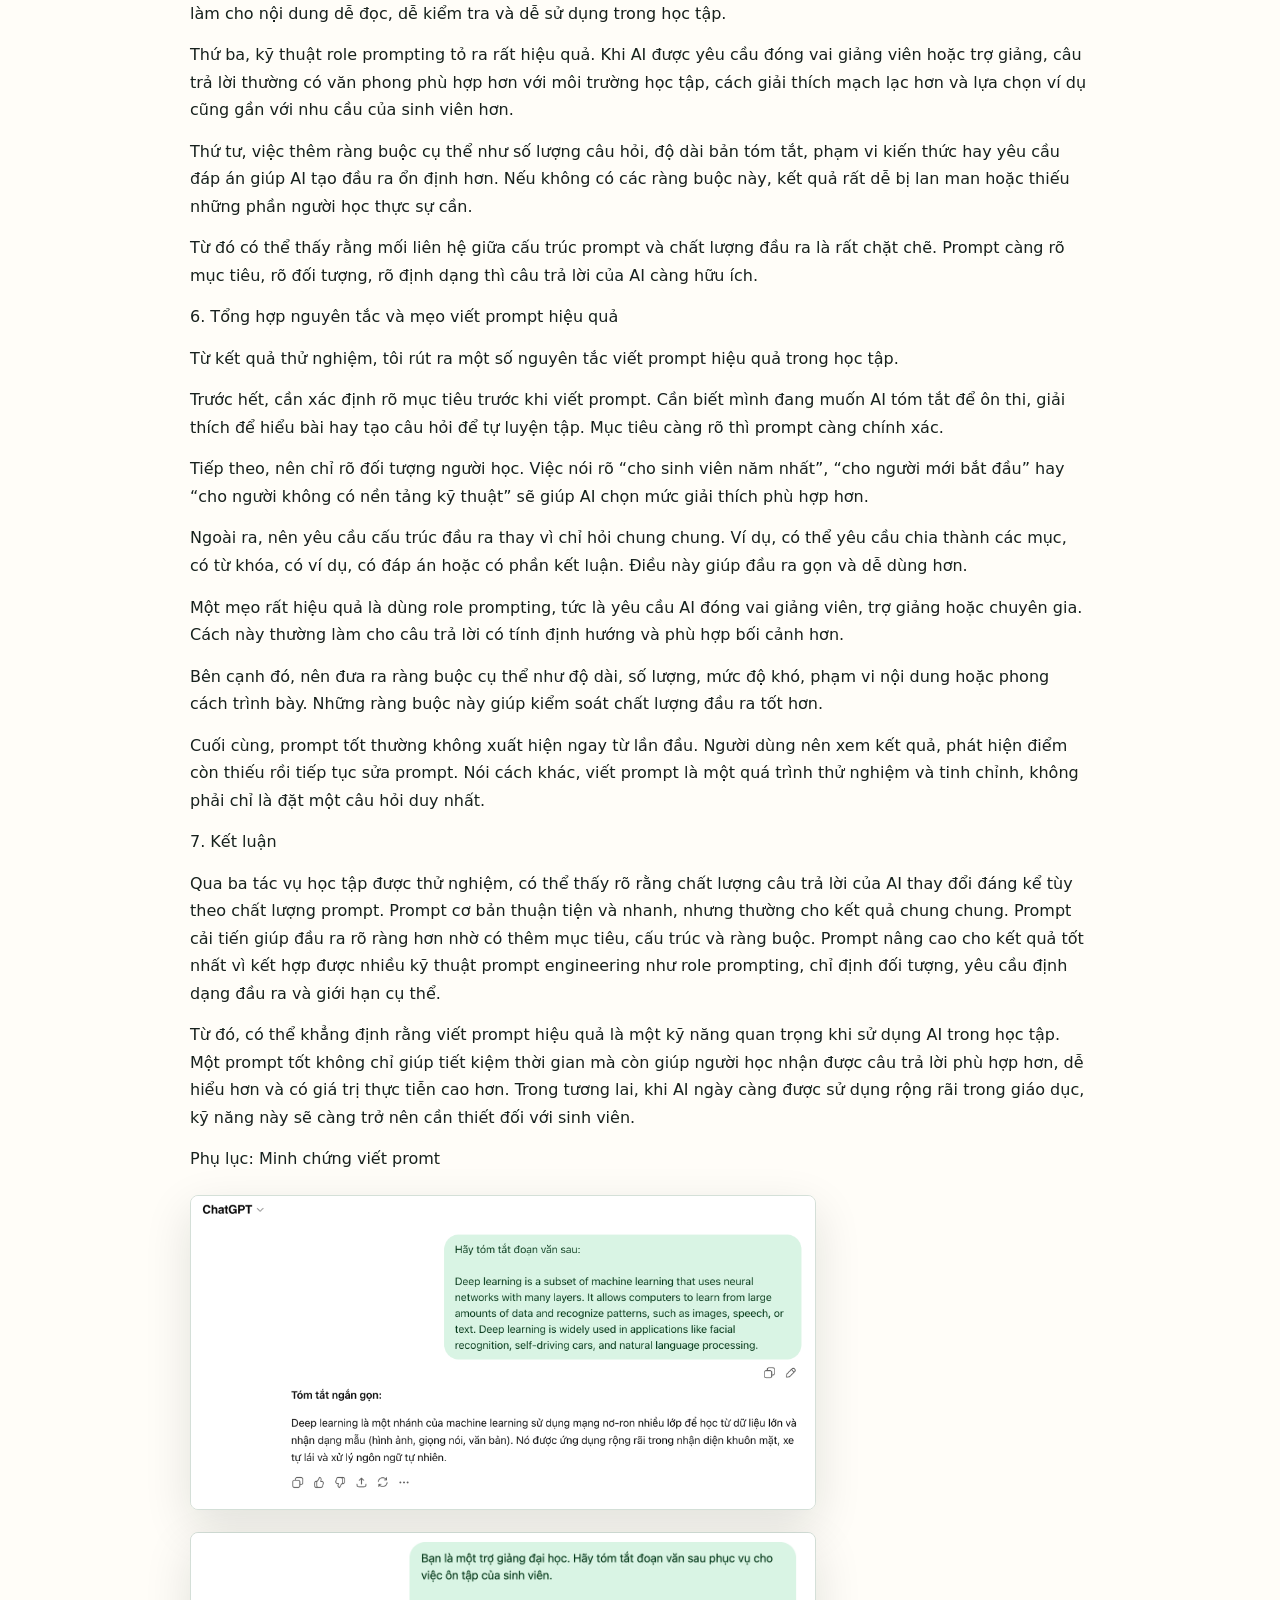
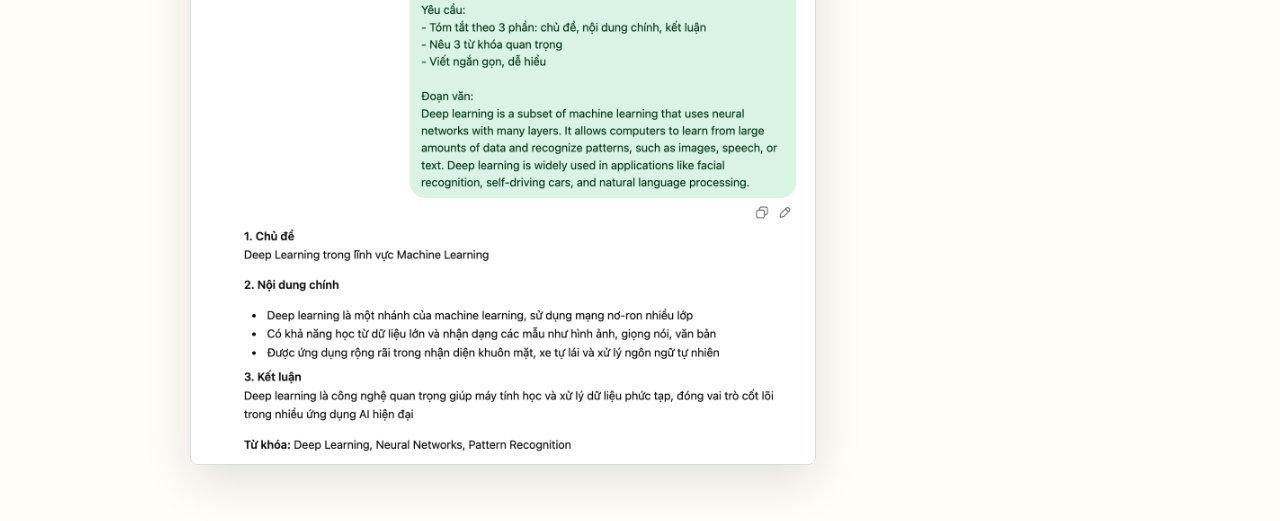
<file: minh-chung/bai3.html>
<!doctype html>
<html lang="vi">
  <head>
    <meta charset="utf-8">
    <meta name="viewport" content="width=device-width, initial-scale=1">
    <title>Bài 3: Tổng quan về trí tuệ nhân tạo</title>
    <style>
      body {
        margin: 0;
        color: #17211d;
        background: #fffdf8;
        font-family: "Be Vietnam Pro", system-ui, -apple-system, BlinkMacSystemFont, "Segoe UI", sans-serif;
        line-height: 1.72;
      }
      .viewer-bar {
        position: sticky;
        top: 0;
        z-index: 10;
        display: flex;
        align-items: center;
        justify-content: space-between;
        gap: 18px;
        padding: 16px min(34px, 5vw);
        border-bottom: 1px solid rgba(20, 92, 71, 0.18);
        background: rgba(255, 253, 248, 0.96);
        backdrop-filter: blur(12px);
      }
      .viewer-bar strong {
        color: #145c47;
        line-height: 1.3;
      }
      .viewer-actions {
        display: flex;
        flex-wrap: wrap;
        justify-content: flex-end;
        gap: 10px;
      }
      .viewer-actions a {
        display: inline-flex;
        align-items: center;
        justify-content: center;
        min-height: 40px;
        padding: 0 14px;
        border: 1px solid rgba(141, 47, 47, 0.28);
        border-radius: 6px;
        color: #8d2f2f;
        font-weight: 800;
        text-decoration: none;
        background: rgba(255, 252, 244, 0.82);
      }
      .viewer-actions a:last-child {
        color: #17211d;
        border-color: rgba(215, 168, 78, 0.55);
        background: #d7a84e;
      }
      main {
        max-width: 900px;
        margin: 0 auto;
        padding: 34px;
      }
      h1 {
        margin: 0 0 24px;
        color: #145c47;
        font-size: clamp(24px, 4vw, 38px);
        line-height: 1.18;
      }
      p {
        margin: 0 0 14px;
        font-size: 16px;
      }
      figure {
        margin: 22px 0;
      }
      img {
        display: block;
        width: 100%;
        height: auto;
        max-width: 100%;
        border: 1px solid rgba(20, 92, 71, 0.18);
        border-radius: 8px;
        box-shadow: 0 16px 48px rgba(10, 22, 18, 0.12);
      }
      table {
        width: 100%;
        margin: 20px 0;
        border-collapse: collapse;
        font-size: 15px;
      }
      td {
        padding: 10px;
        border: 1px solid rgba(20, 92, 71, 0.2);
        vertical-align: top;
      }
      @media (max-width: 640px) {
        .viewer-bar {
          align-items: flex-start;
          flex-direction: column;
        }
        .viewer-actions {
          justify-content: flex-start;
        }
        main {
          padding: 24px 16px;
        }
      }
    </style>
  </head>
  <body>
    <header class="viewer-bar">
      <strong>Bài 3: Tổng quan về trí tuệ nhân tạo</strong>
      <nav class="viewer-actions" aria-label="Thao tác minh chứng">
        <a href="../index.html#projects">Quay lại Portfolio</a>
        <a href="bai3.docx" download>Tải DOCX</a>
      </nav>
    </header>
    <main>
      <h1>Bài 3: Tổng quan về trí tuệ nhân tạo</h1>
      <p>BÁO CÁO</p>
<p>Thử nghiệm và phân tích hiệu quả của kỹ thuật viết prompt trong học tập với mô hình ngôn ngữ lớn</p>
<p>1. Mở đầu</p>
<p>Trong những năm gần đây, các mô hình ngôn ngữ lớn như ChatGPT ngày càng được ứng dụng rộng rãi trong học tập. Người học có thể dùng AI để tóm tắt tài liệu, giải thích khái niệm khó, tạo câu hỏi ôn tập, hỗ trợ viết báo cáo hoặc gợi ý ý tưởng học tập. Tuy nhiên, chất lượng câu trả lời của AI không chỉ phụ thuộc vào bản thân mô hình mà còn phụ thuộc rất lớn vào cách người dùng đặt câu hỏi, hay nói cách khác là cách viết prompt.</p>
<p>Prompt có thể hiểu là phần hướng dẫn đầu vào mà người dùng cung cấp cho AI. Nếu prompt quá ngắn, mơ hồ hoặc thiếu mục tiêu rõ ràng thì AI thường trả lời chung chung, thiếu trọng tâm hoặc chưa phù hợp với nhu cầu thực tế. Ngược lại, nếu prompt được thiết kế rõ ràng, có cấu trúc, có ràng buộc cụ thể thì đầu ra thường chính xác, dễ dùng và có giá trị học tập cao hơn. Vì vậy, kỹ năng viết prompt hiệu quả đang trở thành một kỹ năng quan trọng đối với sinh viên trong bối cảnh học tập hiện đại.</p>
<p>Trong báo cáo này, tôi lựa chọn ba tác vụ học tập phổ biến gồm: tóm tắt một bài đọc hoặc tài liệu học thuật, giải thích một khái niệm phức tạp, và tạo bộ câu hỏi ôn tập cho một chủ đề. Với mỗi tác vụ, tôi xây dựng ba mức prompt khác nhau: prompt cơ bản, prompt cải tiến và prompt nâng cao. Sau đó, tôi thử nghiệm các prompt này với công cụ AI và so sánh kết quả để rút ra những nguyên tắc viết prompt hiệu quả.</p>
<p>2. Lựa chọn và phân tích các tác vụ học tập</p>
<p>2.1. Tóm tắt một bài đọc hoặc tài liệu học thuật</p>
<p>Đây là tác vụ rất thường gặp đối với sinh viên. Khi đọc giáo trình, bài báo khoa học hoặc tài liệu học thuật, người học thường cần tóm tắt lại nội dung để nắm được ý chính và phục vụ cho việc ôn tập. Tuy nhiên, việc tóm tắt không đơn giản chỉ là rút ngắn văn bản, mà còn phải giữ được các luận điểm cốt lõi, các khái niệm quan trọng và kết luận chính của tác giả.</p>
<p>Tác vụ này đòi hỏi AI phải hiểu nội dung tương đối tốt, biết phân biệt đâu là ý chính và đâu là chi tiết phụ. Nếu prompt không nêu rõ mục tiêu, AI có thể tạo bản tóm tắt quá ngắn, quá sơ sài hoặc thiếu những phần người học thực sự cần ghi nhớ.</p>
<p>2.2. Giải thích một khái niệm phức tạp</p>
<p>Trong quá trình học tập, sinh viên thường gặp những khái niệm khó như deep learning, xác suất có điều kiện, entropy, blockchain, đạo hàm riêng, hồi quy tuyến tính,... Khi đó, điều người học cần không chỉ là một định nghĩa sách giáo khoa mà là một lời giải thích dễ hiểu, có ví dụ và phù hợp với trình độ hiện tại của mình.</p>
<p>Thách thức của tác vụ này là cùng một khái niệm nhưng có thể được giải thích ở nhiều mức độ khác nhau. Nếu prompt không nêu rõ đối tượng nghe là ai, AI rất dễ trả lời quá học thuật hoặc ngược lại quá đơn giản, không đủ chiều sâu. Vì vậy, đây là tác vụ phù hợp để kiểm tra xem prompt có tác động thế nào đến mức độ dễ hiểu của câu trả lời.</p>
<p>2.3. Tạo bộ câu hỏi ôn tập cho một chủ đề</p>
<p>Một trong những cách học hiệu quả là tự kiểm tra lại kiến thức bằng hệ thống câu hỏi. AI có thể hỗ trợ rất tốt ở việc tạo câu hỏi ôn tập, câu hỏi trắc nghiệm, câu hỏi ngắn hoặc bài tập vận dụng. Tác vụ này hữu ích vì giúp sinh viên chủ động luyện tập thay vì chỉ đọc lý thuyết.</p>
<p>Tuy nhiên, nếu prompt quá chung chung, AI có thể tạo ra các câu hỏi lặp ý, không cân bằng về độ khó hoặc không bám sát phần kiến thức trọng tâm. Vì thế, việc thiết kế prompt trong tác vụ này cần hướng tới tính cụ thể, có giới hạn về phạm vi, số lượng, dạng bài và đáp án.</p>
<p>3. Xây dựng các phiên bản prompt</p>
<p>3.1. Tác vụ 1: Tóm tắt tài liệu học thuật</p>
<p>Prompt cơ bản:&lt;br&gt;“Hãy tóm tắt tài liệu này.”</p>
<p>Prompt cải tiến:&lt;br&gt;“Hãy tóm tắt tài liệu này thành một đoạn khoảng 150–200 từ. Tập trung vào các ý chính, khái niệm quan trọng và kết luận của tác giả. Viết bằng tiếng Việt, dễ hiểu cho sinh viên đại học.”</p>
<p>Prompt nâng cao:&lt;br&gt;“Bạn là một trợ giảng đại học. Hãy đọc tài liệu dưới đây và tạo bản tóm tắt phục vụ cho việc ôn thi của sinh viên. Yêu cầu:&lt;br&gt;(1) Tóm tắt theo 3 phần: bối cảnh/chủ đề, nội dung chính, kết luận;&lt;br&gt;(2) Nêu 3 từ khóa quan trọng nhất;&lt;br&gt;(3) Giữ lại các luận điểm cốt lõi, lược bỏ ví dụ phụ;&lt;br&gt;(4) Sau phần tóm tắt, viết thêm 2 câu ‘điều cần nhớ’;&lt;br&gt;(5) Trình bày ngắn gọn, rõ ràng, dễ hiểu.”</p>
<p>3.2. Tác vụ 2: Giải thích một khái niệm phức tạp</p>
<p>Prompt cơ bản:&lt;br&gt;“Hãy giải thích khái niệm deep learning.”</p>
<p>Prompt cải tiến:&lt;br&gt;“Hãy giải thích khái niệm deep learning bằng tiếng Việt cho sinh viên năm nhất. Trình bày gồm: định nghĩa ngắn gọn, cách hoạt động ở mức cơ bản, một ví dụ thực tế và vì sao nó quan trọng.”</p>
<p>Prompt nâng cao:&lt;br&gt;“Hãy đóng vai một giảng viên khoa học máy tính đang giảng cho sinh viên mới bắt đầu học AI. Giải thích khái niệm ‘deep learning’ sao cho người chưa có nền tảng kỹ thuật vẫn hiểu được. Hãy bắt đầu bằng một định nghĩa ngắn gọn, dùng một phép so sánh đời thường để minh họa, giải thích từ đơn giản đến khó, đưa ra một ví dụ thực tế và kết thúc bằng phần ‘tóm lại trong 2 câu’.”</p>
<p>3.3. Tác vụ 3: Tạo bộ câu hỏi ôn tập</p>
<p>Prompt cơ bản:&lt;br&gt;“Hãy tạo câu hỏi ôn tập về xác suất thống kê.”</p>
<p>Prompt cải tiến:&lt;br&gt;“Hãy tạo 10 câu hỏi ôn tập về xác suất thống kê cho sinh viên đại học, gồm 5 câu trắc nghiệm, 3 câu tự luận ngắn và 2 câu vận dụng. Kèm đáp án ngắn gọn cho từng câu.”</p>
<p>Prompt nâng cao:&lt;br&gt;“Bạn là giảng viên môn Xác suất thống kê. Hãy tạo một bộ 12 câu hỏi ôn tập giúp sinh viên chuẩn bị cho kiểm tra giữa kỳ. Phạm vi gồm: biến cố, xác suất có điều kiện, công thức Bayes, biến ngẫu nhiên và kỳ vọng. Hãy chia thành 3 mức độ: dễ, trung bình, khó. Kết hợp các dạng trắc nghiệm, đúng/sai có giải thích và bài tập ngắn. Mỗi câu phải có đáp án và giải thích ngắn. Cuối cùng, nêu 3 lỗi sai phổ biến sinh viên hay mắc.”</p>
<p>4. Thử nghiệm và so sánh kết quả</p>
<p>Sau khi thử nghiệm với công cụ AI, tôi nhận thấy sự khác biệt khá rõ giữa ba mức prompt.</p>
<p>Đối với tác vụ tóm tắt tài liệu, prompt cơ bản cho kết quả ngắn nhưng khá chung chung. AI thường chỉ viết một đoạn mô tả tổng quát, chưa làm nổi bật các ý chính và chưa thực sự hữu ích cho việc ôn tập. Với prompt cải tiến, câu trả lời tốt hơn vì đã có giới hạn độ dài và yêu cầu tập trung vào nội dung quan trọng. Tuy nhiên, đến prompt nâng cao thì kết quả mới thực sự nổi bật: bản tóm tắt có cấu trúc rõ ràng, có từ khóa, có phần “điều cần nhớ”, nên dễ dùng hơn nhiều khi học lại nội dung.</p>
<p>Đối với tác vụ giải thích khái niệm, prompt cơ bản thường cho ra định nghĩa đúng nhưng khá khô và nặng tính lý thuyết. Prompt cải tiến đã giúp câu trả lời dễ hiểu hơn vì có thêm đối tượng là sinh viên năm nhất và yêu cầu ví dụ thực tế. Tuy nhiên, prompt nâng cao cho kết quả tốt nhất vì khi AI được đặt vào vai trò “giảng viên”, câu trả lời có tính sư phạm hơn, cách diễn đạt gần gũi hơn và phép so sánh đời thường giúp người học dễ hình dung bản chất của khái niệm.</p>
<p>Đối với tác vụ tạo câu hỏi ôn tập, prompt cơ bản cho ra một số câu hỏi nhưng thiếu sự phân loại, chưa cân đối về độ khó và thường không đủ đáp án giải thích. Prompt cải tiến đã tạo được bộ câu hỏi tương đối dùng được, có nhiều dạng bài và có đáp án. Tuy vậy, prompt nâng cao vẫn hiệu quả hơn vì không chỉ giới hạn rõ phạm vi kiến thức mà còn yêu cầu chia mức độ khó, kèm giải thích và chỉ ra lỗi sai phổ biến. Điều này giúp bộ câu hỏi không chỉ dùng để kiểm tra mà còn hỗ trợ người học nhận ra những chỗ dễ nhầm.</p>
<p>5. Phân tích vì sao một số prompt hiệu quả hơn</p>
<p>Qua thử nghiệm, có thể thấy prompt hiệu quả hơn không đơn thuần vì nó dài hơn, mà vì nó giảm được sự mơ hồ và kiểm soát tốt hơn đầu ra.</p>
<p>Thứ nhất, prompt cải tiến và prompt nâng cao đều cho AI biết rõ hơn người dùng muốn gì. Ví dụ, thay vì chỉ nói “hãy giải thích”, prompt nâng cao còn nói rõ giải thích cho ai, theo cách nào, có ví dụ gì, kết thúc ra sao. Khi đó AI không phải tự đoán nhiều nên đầu ra sát nhu cầu hơn.</p>
<p>Thứ hai, prompt có cấu trúc rõ thường tạo ra câu trả lời có cấu trúc rõ. Khi prompt nêu rõ các mục như “định nghĩa”, “ví dụ”, “kết luận” hoặc “mức dễ – trung bình – khó”, AI có xu hướng bám vào đúng khung đó. Điều này làm cho nội dung dễ đọc, dễ kiểm tra và dễ sử dụng trong học tập.</p>
<p>Thứ ba, kỹ thuật role prompting tỏ ra rất hiệu quả. Khi AI được yêu cầu đóng vai giảng viên hoặc trợ giảng, câu trả lời thường có văn phong phù hợp hơn với môi trường học tập, cách giải thích mạch lạc hơn và lựa chọn ví dụ cũng gần với nhu cầu của sinh viên hơn.</p>
<p>Thứ tư, việc thêm ràng buộc cụ thể như số lượng câu hỏi, độ dài bản tóm tắt, phạm vi kiến thức hay yêu cầu đáp án giúp AI tạo đầu ra ổn định hơn. Nếu không có các ràng buộc này, kết quả rất dễ bị lan man hoặc thiếu những phần người học thực sự cần.</p>
<p>Từ đó có thể thấy rằng mối liên hệ giữa cấu trúc prompt và chất lượng đầu ra là rất chặt chẽ. Prompt càng rõ mục tiêu, rõ đối tượng, rõ định dạng thì câu trả lời của AI càng hữu ích.</p>
<p>6. Tổng hợp nguyên tắc và mẹo viết prompt hiệu quả</p>
<p>Từ kết quả thử nghiệm, tôi rút ra một số nguyên tắc viết prompt hiệu quả trong học tập.</p>
<p>Trước hết, cần xác định rõ mục tiêu trước khi viết prompt. Cần biết mình đang muốn AI tóm tắt để ôn thi, giải thích để hiểu bài hay tạo câu hỏi để tự luyện tập. Mục tiêu càng rõ thì prompt càng chính xác.</p>
<p>Tiếp theo, nên chỉ rõ đối tượng người học. Việc nói rõ “cho sinh viên năm nhất”, “cho người mới bắt đầu” hay “cho người không có nền tảng kỹ thuật” sẽ giúp AI chọn mức giải thích phù hợp hơn.</p>
<p>Ngoài ra, nên yêu cầu cấu trúc đầu ra thay vì chỉ hỏi chung chung. Ví dụ, có thể yêu cầu chia thành các mục, có từ khóa, có ví dụ, có đáp án hoặc có phần kết luận. Điều này giúp đầu ra gọn và dễ dùng hơn.</p>
<p>Một mẹo rất hiệu quả là dùng role prompting, tức là yêu cầu AI đóng vai giảng viên, trợ giảng hoặc chuyên gia. Cách này thường làm cho câu trả lời có tính định hướng và phù hợp bối cảnh hơn.</p>
<p>Bên cạnh đó, nên đưa ra ràng buộc cụ thể như độ dài, số lượng, mức độ khó, phạm vi nội dung hoặc phong cách trình bày. Những ràng buộc này giúp kiểm soát chất lượng đầu ra tốt hơn.</p>
<p>Cuối cùng, prompt tốt thường không xuất hiện ngay từ lần đầu. Người dùng nên xem kết quả, phát hiện điểm còn thiếu rồi tiếp tục sửa prompt. Nói cách khác, viết prompt là một quá trình thử nghiệm và tinh chỉnh, không phải chỉ là đặt một câu hỏi duy nhất.</p>
<p>7. Kết luận</p>
<p>Qua ba tác vụ học tập được thử nghiệm, có thể thấy rõ rằng chất lượng câu trả lời của AI thay đổi đáng kể tùy theo chất lượng prompt. Prompt cơ bản thuận tiện và nhanh, nhưng thường cho kết quả chung chung. Prompt cải tiến giúp đầu ra rõ ràng hơn nhờ có thêm mục tiêu, cấu trúc và ràng buộc. Prompt nâng cao cho kết quả tốt nhất vì kết hợp được nhiều kỹ thuật prompt engineering như role prompting, chỉ định đối tượng, yêu cầu định dạng đầu ra và giới hạn cụ thể.</p>
<p>Từ đó, có thể khẳng định rằng viết prompt hiệu quả là một kỹ năng quan trọng khi sử dụng AI trong học tập. Một prompt tốt không chỉ giúp tiết kiệm thời gian mà còn giúp người học nhận được câu trả lời phù hợp hơn, dễ hiểu hơn và có giá trị thực tiễn cao hơn. Trong tương lai, khi AI ngày càng được sử dụng rộng rãi trong giáo dục, kỹ năng này sẽ càng trở nên cần thiết đối với sinh viên.</p>
<p>Phụ lục: Minh chứng viết promt</p>
<figure><img src="bai3/assets/image1.png" alt="Minh chứng bài tập" style="max-width: 624px"></figure>
<figure><img src="bai3/assets/image2.png" alt="Minh chứng bài tập" style="max-width: 624px"></figure>
    </main>
    <script>
      if (new URLSearchParams(window.location.search).get("embed") === "1") {
        document.querySelector(".viewer-bar")?.remove();
      }
    </script>
  </body>
</html>
</file>
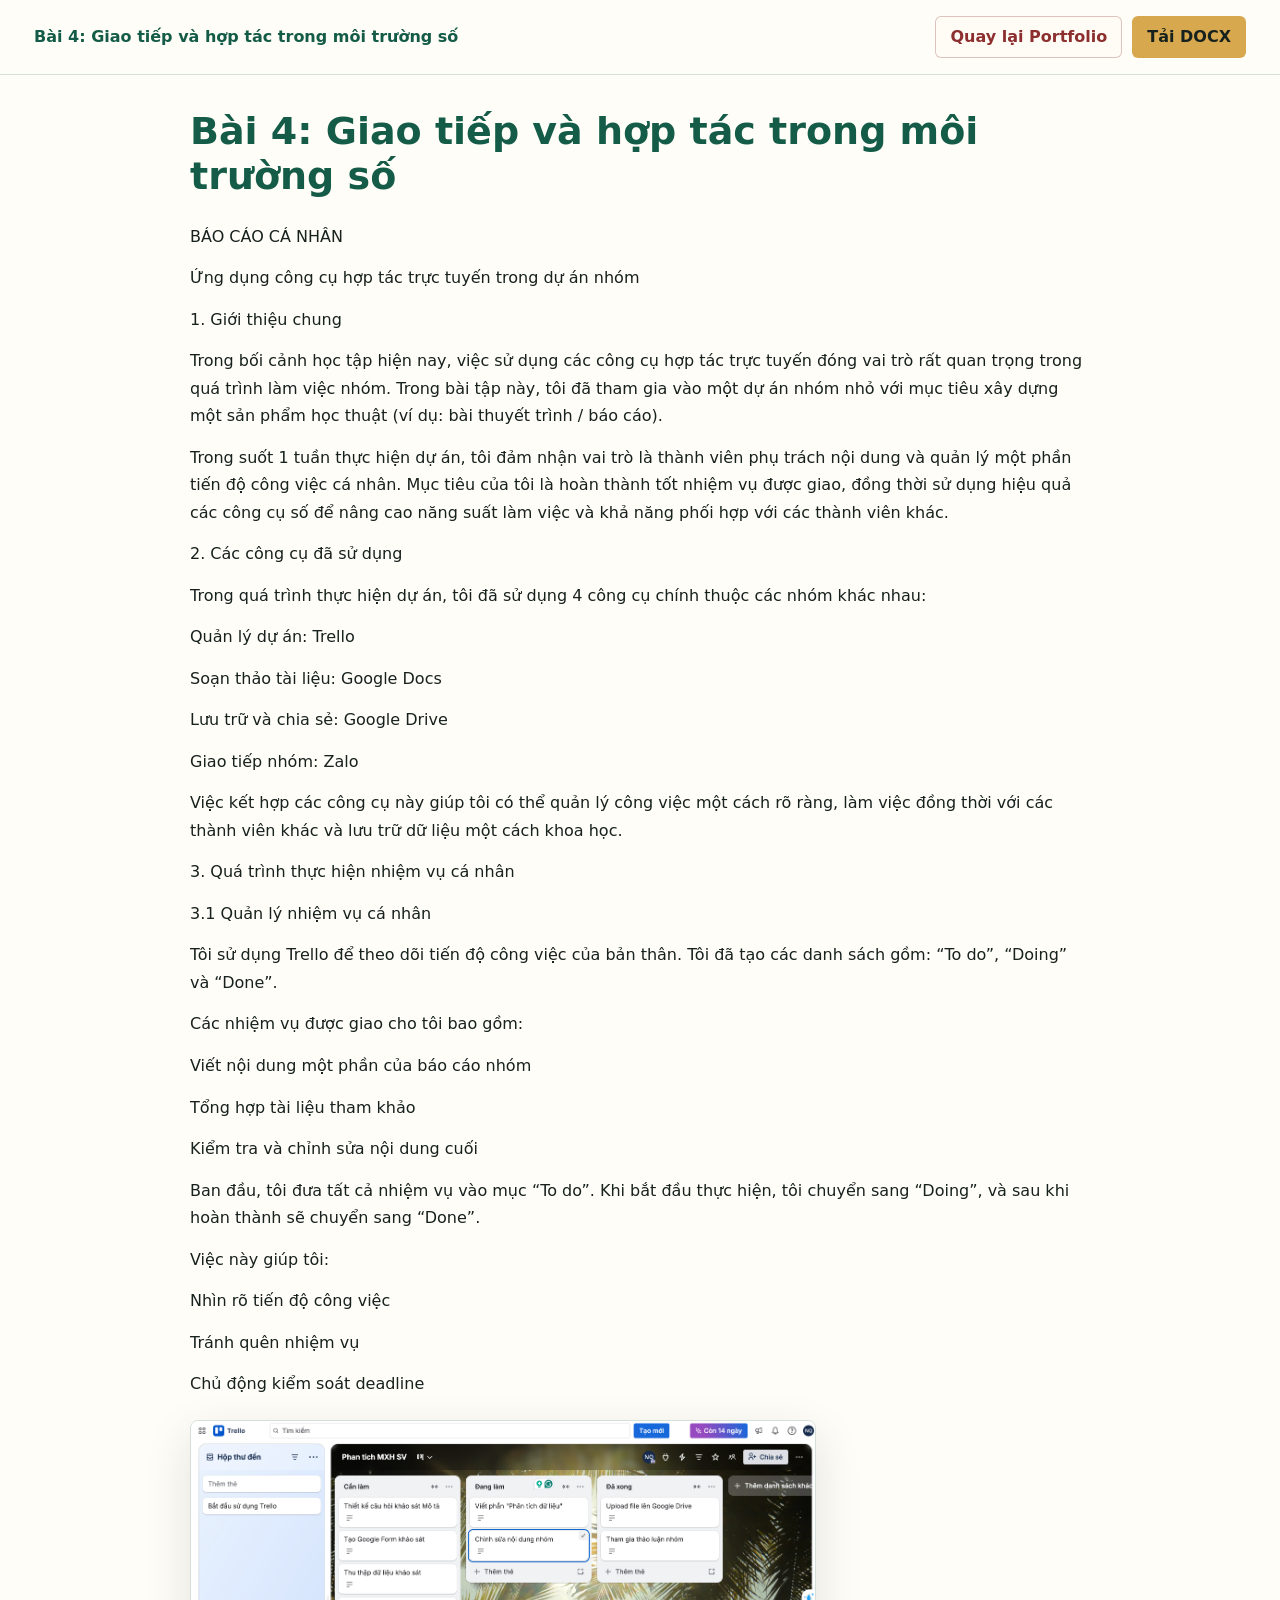
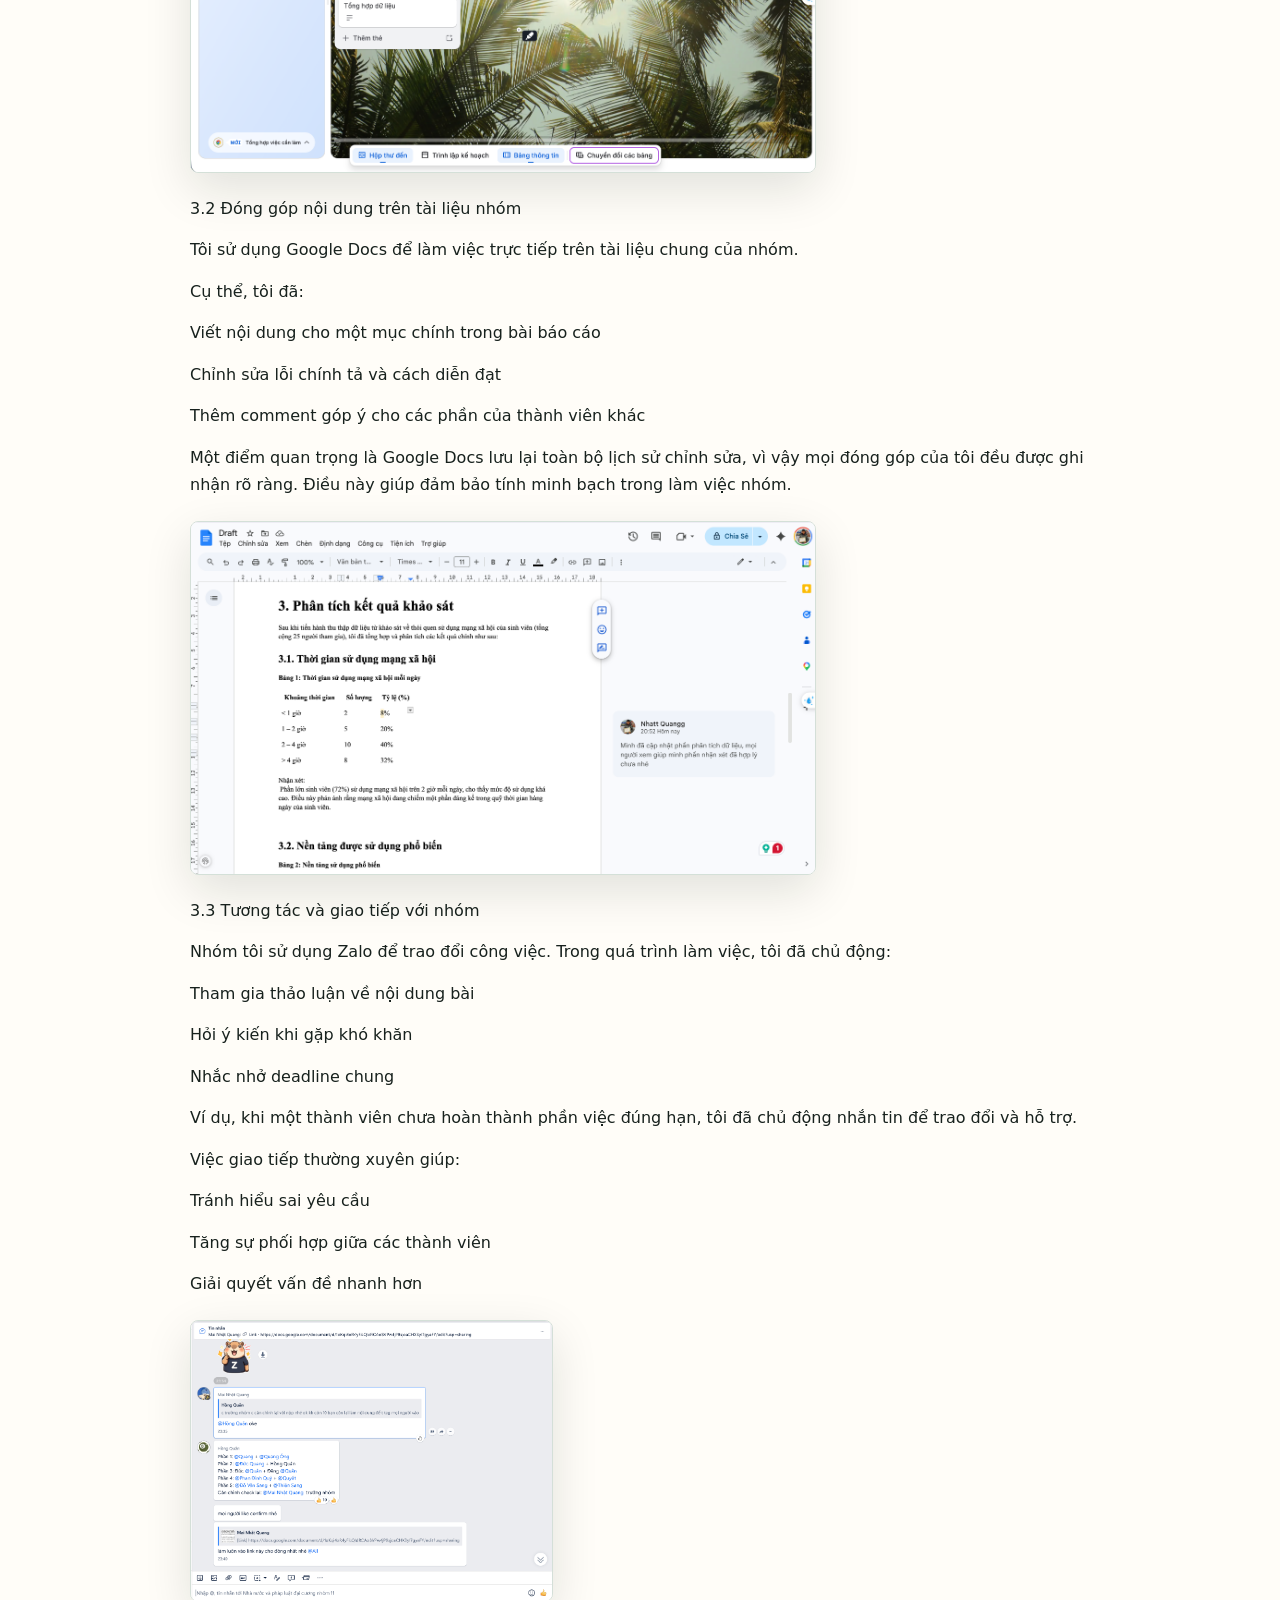
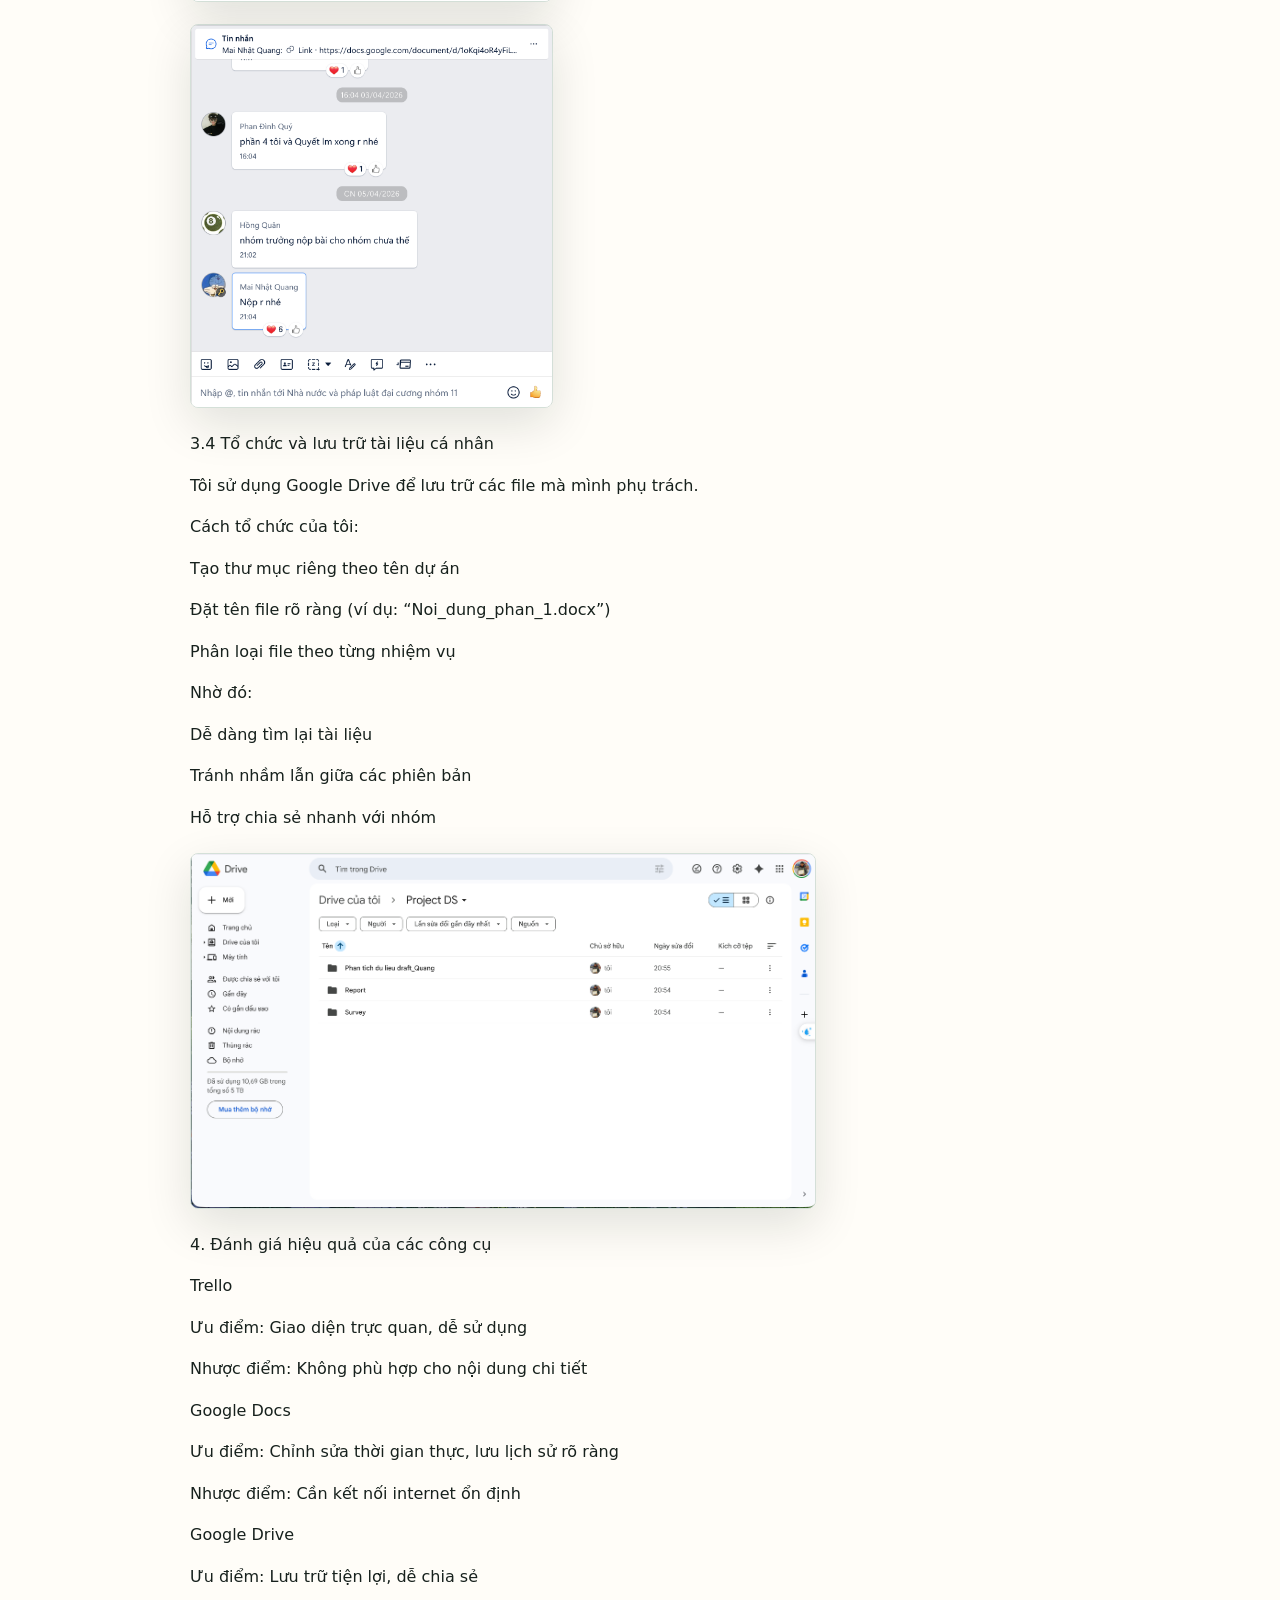
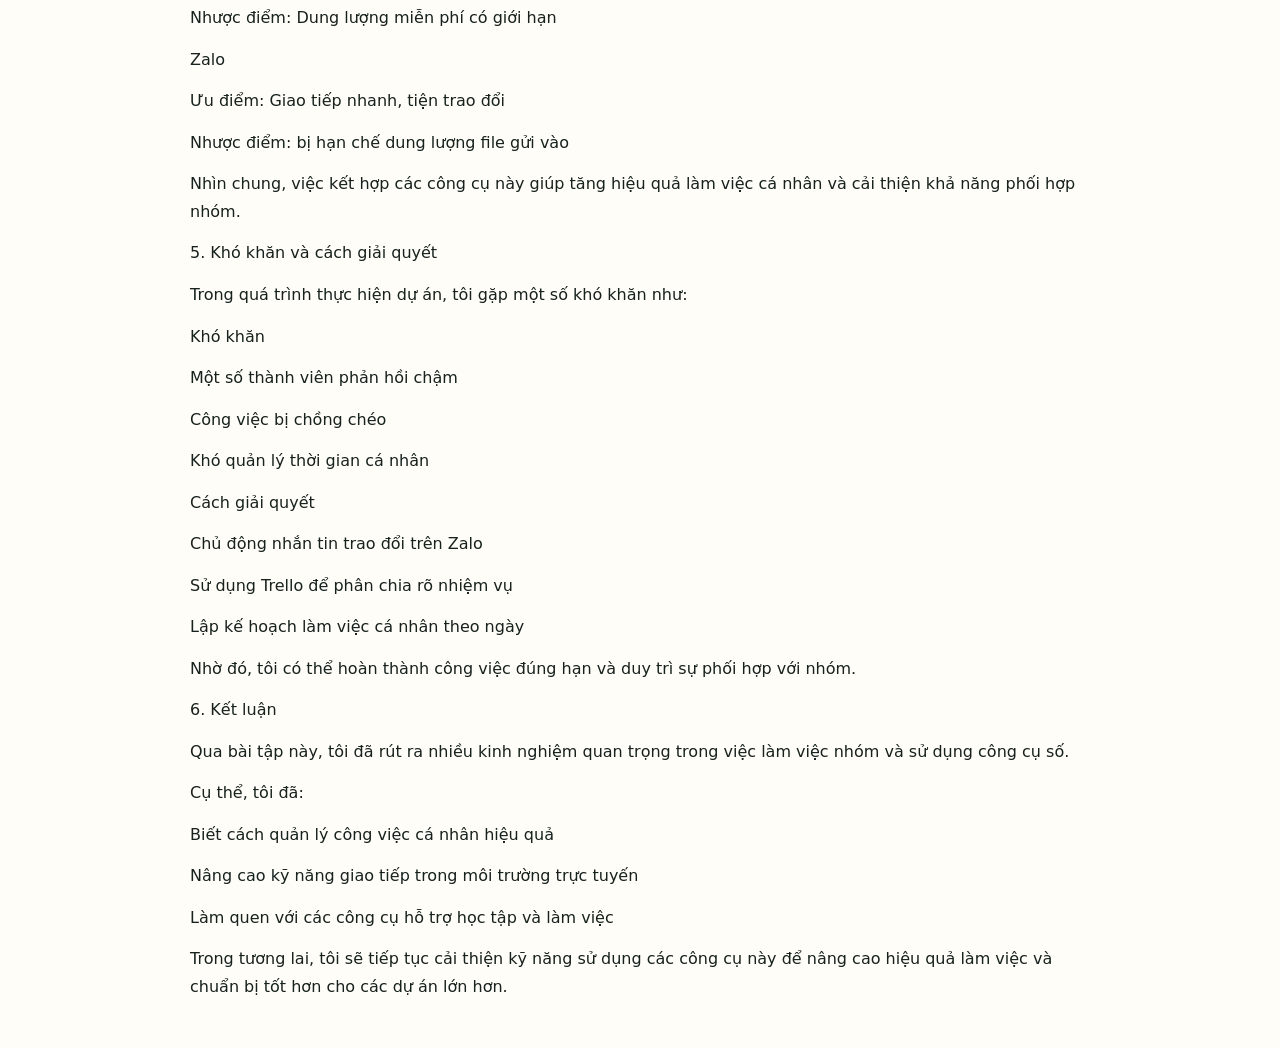
<file: minh-chung/bai4.html>
<!doctype html>
<html lang="vi">
  <head>
    <meta charset="utf-8">
    <meta name="viewport" content="width=device-width, initial-scale=1">
    <title>Bài 4: Giao tiếp và hợp tác trong môi trường số</title>
    <style>
      body {
        margin: 0;
        color: #17211d;
        background: #fffdf8;
        font-family: "Be Vietnam Pro", system-ui, -apple-system, BlinkMacSystemFont, "Segoe UI", sans-serif;
        line-height: 1.72;
      }
      .viewer-bar {
        position: sticky;
        top: 0;
        z-index: 10;
        display: flex;
        align-items: center;
        justify-content: space-between;
        gap: 18px;
        padding: 16px min(34px, 5vw);
        border-bottom: 1px solid rgba(20, 92, 71, 0.18);
        background: rgba(255, 253, 248, 0.96);
        backdrop-filter: blur(12px);
      }
      .viewer-bar strong {
        color: #145c47;
        line-height: 1.3;
      }
      .viewer-actions {
        display: flex;
        flex-wrap: wrap;
        justify-content: flex-end;
        gap: 10px;
      }
      .viewer-actions a {
        display: inline-flex;
        align-items: center;
        justify-content: center;
        min-height: 40px;
        padding: 0 14px;
        border: 1px solid rgba(141, 47, 47, 0.28);
        border-radius: 6px;
        color: #8d2f2f;
        font-weight: 800;
        text-decoration: none;
        background: rgba(255, 252, 244, 0.82);
      }
      .viewer-actions a:last-child {
        color: #17211d;
        border-color: rgba(215, 168, 78, 0.55);
        background: #d7a84e;
      }
      main {
        max-width: 900px;
        margin: 0 auto;
        padding: 34px;
      }
      h1 {
        margin: 0 0 24px;
        color: #145c47;
        font-size: clamp(24px, 4vw, 38px);
        line-height: 1.18;
      }
      p {
        margin: 0 0 14px;
        font-size: 16px;
      }
      figure {
        margin: 22px 0;
      }
      img {
        display: block;
        width: 100%;
        height: auto;
        max-width: 100%;
        border: 1px solid rgba(20, 92, 71, 0.18);
        border-radius: 8px;
        box-shadow: 0 16px 48px rgba(10, 22, 18, 0.12);
      }
      table {
        width: 100%;
        margin: 20px 0;
        border-collapse: collapse;
        font-size: 15px;
      }
      td {
        padding: 10px;
        border: 1px solid rgba(20, 92, 71, 0.2);
        vertical-align: top;
      }
      @media (max-width: 640px) {
        .viewer-bar {
          align-items: flex-start;
          flex-direction: column;
        }
        .viewer-actions {
          justify-content: flex-start;
        }
        main {
          padding: 24px 16px;
        }
      }
    </style>
  </head>
  <body>
    <header class="viewer-bar">
      <strong>Bài 4: Giao tiếp và hợp tác trong môi trường số</strong>
      <nav class="viewer-actions" aria-label="Thao tác minh chứng">
        <a href="../index.html#projects">Quay lại Portfolio</a>
        <a href="bai4.docx" download>Tải DOCX</a>
      </nav>
    </header>
    <main>
      <h1>Bài 4: Giao tiếp và hợp tác trong môi trường số</h1>
      <p>BÁO CÁO CÁ NHÂN</p>
<p>Ứng dụng công cụ hợp tác trực tuyến trong dự án nhóm</p>
<p>1. Giới thiệu chung</p>
<p>Trong bối cảnh học tập hiện nay, việc sử dụng các công cụ hợp tác trực tuyến đóng vai trò rất quan trọng trong quá trình làm việc nhóm. Trong bài tập này, tôi đã tham gia vào một dự án nhóm nhỏ với mục tiêu xây dựng một sản phẩm học thuật (ví dụ: bài thuyết trình / báo cáo).</p>
<p>Trong suốt 1 tuần thực hiện dự án, tôi đảm nhận vai trò là thành viên phụ trách nội dung và quản lý một phần tiến độ công việc cá nhân. Mục tiêu của tôi là hoàn thành tốt nhiệm vụ được giao, đồng thời sử dụng hiệu quả các công cụ số để nâng cao năng suất làm việc và khả năng phối hợp với các thành viên khác.</p>
<p>2. Các công cụ đã sử dụng</p>
<p>Trong quá trình thực hiện dự án, tôi đã sử dụng 4 công cụ chính thuộc các nhóm khác nhau:</p>
<p>Quản lý dự án: Trello</p>
<p>Soạn thảo tài liệu: Google Docs</p>
<p>Lưu trữ và chia sẻ: Google Drive</p>
<p>Giao tiếp nhóm: Zalo</p>
<p>Việc kết hợp các công cụ này giúp tôi có thể quản lý công việc một cách rõ ràng, làm việc đồng thời với các thành viên khác và lưu trữ dữ liệu một cách khoa học.</p>
<p>3. Quá trình thực hiện nhiệm vụ cá nhân</p>
<p>3.1 Quản lý nhiệm vụ cá nhân</p>
<p>Tôi sử dụng Trello để theo dõi tiến độ công việc của bản thân. Tôi đã tạo các danh sách gồm: “To do”, “Doing” và “Done”.</p>
<p>Các nhiệm vụ được giao cho tôi bao gồm:</p>
<p>Viết nội dung một phần của báo cáo nhóm</p>
<p>Tổng hợp tài liệu tham khảo</p>
<p>Kiểm tra và chỉnh sửa nội dung cuối</p>
<p>Ban đầu, tôi đưa tất cả nhiệm vụ vào mục “To do”. Khi bắt đầu thực hiện, tôi chuyển sang “Doing”, và sau khi hoàn thành sẽ chuyển sang “Done”.</p>
<p>Việc này giúp tôi:</p>
<p>Nhìn rõ tiến độ công việc</p>
<p>Tránh quên nhiệm vụ</p>
<p>Chủ động kiểm soát deadline</p>
<figure><img src="bai4/assets/image1.png" alt="Minh chứng bài tập" style="max-width: 624px"></figure>
<p>3.2 Đóng góp nội dung trên tài liệu nhóm</p>
<p>Tôi sử dụng Google Docs để làm việc trực tiếp trên tài liệu chung của nhóm.</p>
<p>Cụ thể, tôi đã:</p>
<p>Viết nội dung cho một mục chính trong bài báo cáo</p>
<p>Chỉnh sửa lỗi chính tả và cách diễn đạt</p>
<p>Thêm comment góp ý cho các phần của thành viên khác</p>
<p>Một điểm quan trọng là Google Docs lưu lại toàn bộ lịch sử chỉnh sửa, vì vậy mọi đóng góp của tôi đều được ghi nhận rõ ràng. Điều này giúp đảm bảo tính minh bạch trong làm việc nhóm.</p>
<figure><img src="bai4/assets/image2.png" alt="Minh chứng bài tập" style="max-width: 624px"></figure>
<p>3.3 Tương tác và giao tiếp với nhóm</p>
<p>Nhóm tôi sử dụng Zalo để trao đổi công việc. Trong quá trình làm việc, tôi đã chủ động:</p>
<p>Tham gia thảo luận về nội dung bài</p>
<p>Hỏi ý kiến khi gặp khó khăn</p>
<p>Nhắc nhở deadline chung</p>
<p>Ví dụ, khi một thành viên chưa hoàn thành phần việc đúng hạn, tôi đã chủ động nhắn tin để trao đổi và hỗ trợ.</p>
<p>Việc giao tiếp thường xuyên giúp:</p>
<p>Tránh hiểu sai yêu cầu</p>
<p>Tăng sự phối hợp giữa các thành viên</p>
<p>Giải quyết vấn đề nhanh hơn</p>
<figure><img src="bai4/assets/image3.png" alt="Minh chứng bài tập" style="max-width: 361px"></figure>
<figure><img src="bai4/assets/image4.png" alt="Minh chứng bài tập" style="max-width: 361px"></figure>
<p>3.4 Tổ chức và lưu trữ tài liệu cá nhân</p>
<p>Tôi sử dụng Google Drive để lưu trữ các file mà mình phụ trách.</p>
<p>Cách tổ chức của tôi:</p>
<p>Tạo thư mục riêng theo tên dự án</p>
<p>Đặt tên file rõ ràng (ví dụ: “Noi_dung_phan_1.docx”)</p>
<p>Phân loại file theo từng nhiệm vụ</p>
<p>Nhờ đó:</p>
<p>Dễ dàng tìm lại tài liệu</p>
<p>Tránh nhầm lẫn giữa các phiên bản</p>
<p>Hỗ trợ chia sẻ nhanh với nhóm</p>
<figure><img src="bai4/assets/image5.png" alt="Minh chứng bài tập" style="max-width: 624px"></figure>
<p>4. Đánh giá hiệu quả của các công cụ</p>
<p>Trello</p>
<p>Ưu điểm: Giao diện trực quan, dễ sử dụng</p>
<p>Nhược điểm: Không phù hợp cho nội dung chi tiết</p>
<p>Google Docs</p>
<p>Ưu điểm: Chỉnh sửa thời gian thực, lưu lịch sử rõ ràng</p>
<p>Nhược điểm: Cần kết nối internet ổn định</p>
<p>Google Drive</p>
<p>Ưu điểm: Lưu trữ tiện lợi, dễ chia sẻ</p>
<p>Nhược điểm: Dung lượng miễn phí có giới hạn</p>
<p>Zalo</p>
<p>Ưu điểm: Giao tiếp nhanh, tiện trao đổi</p>
<p>Nhược điểm: bị hạn chế dung lượng file gửi vào</p>
<p>Nhìn chung, việc kết hợp các công cụ này giúp tăng hiệu quả làm việc cá nhân và cải thiện khả năng phối hợp nhóm.</p>
<p>5. Khó khăn và cách giải quyết</p>
<p>Trong quá trình thực hiện dự án, tôi gặp một số khó khăn như:</p>
<p>Khó khăn</p>
<p>Một số thành viên phản hồi chậm</p>
<p>Công việc bị chồng chéo</p>
<p>Khó quản lý thời gian cá nhân</p>
<p>Cách giải quyết</p>
<p>Chủ động nhắn tin trao đổi trên Zalo</p>
<p>Sử dụng Trello để phân chia rõ nhiệm vụ</p>
<p>Lập kế hoạch làm việc cá nhân theo ngày</p>
<p>Nhờ đó, tôi có thể hoàn thành công việc đúng hạn và duy trì sự phối hợp với nhóm.</p>
<p>6. Kết luận</p>
<p>Qua bài tập này, tôi đã rút ra nhiều kinh nghiệm quan trọng trong việc làm việc nhóm và sử dụng công cụ số.</p>
<p>Cụ thể, tôi đã:</p>
<p>Biết cách quản lý công việc cá nhân hiệu quả</p>
<p>Nâng cao kỹ năng giao tiếp trong môi trường trực tuyến</p>
<p>Làm quen với các công cụ hỗ trợ học tập và làm việc</p>
<p>Trong tương lai, tôi sẽ tiếp tục cải thiện kỹ năng sử dụng các công cụ này để nâng cao hiệu quả làm việc và chuẩn bị tốt hơn cho các dự án lớn hơn.</p>
    </main>
    <script>
      if (new URLSearchParams(window.location.search).get("embed") === "1") {
        document.querySelector(".viewer-bar")?.remove();
      }
    </script>
  </body>
</html>
</file>
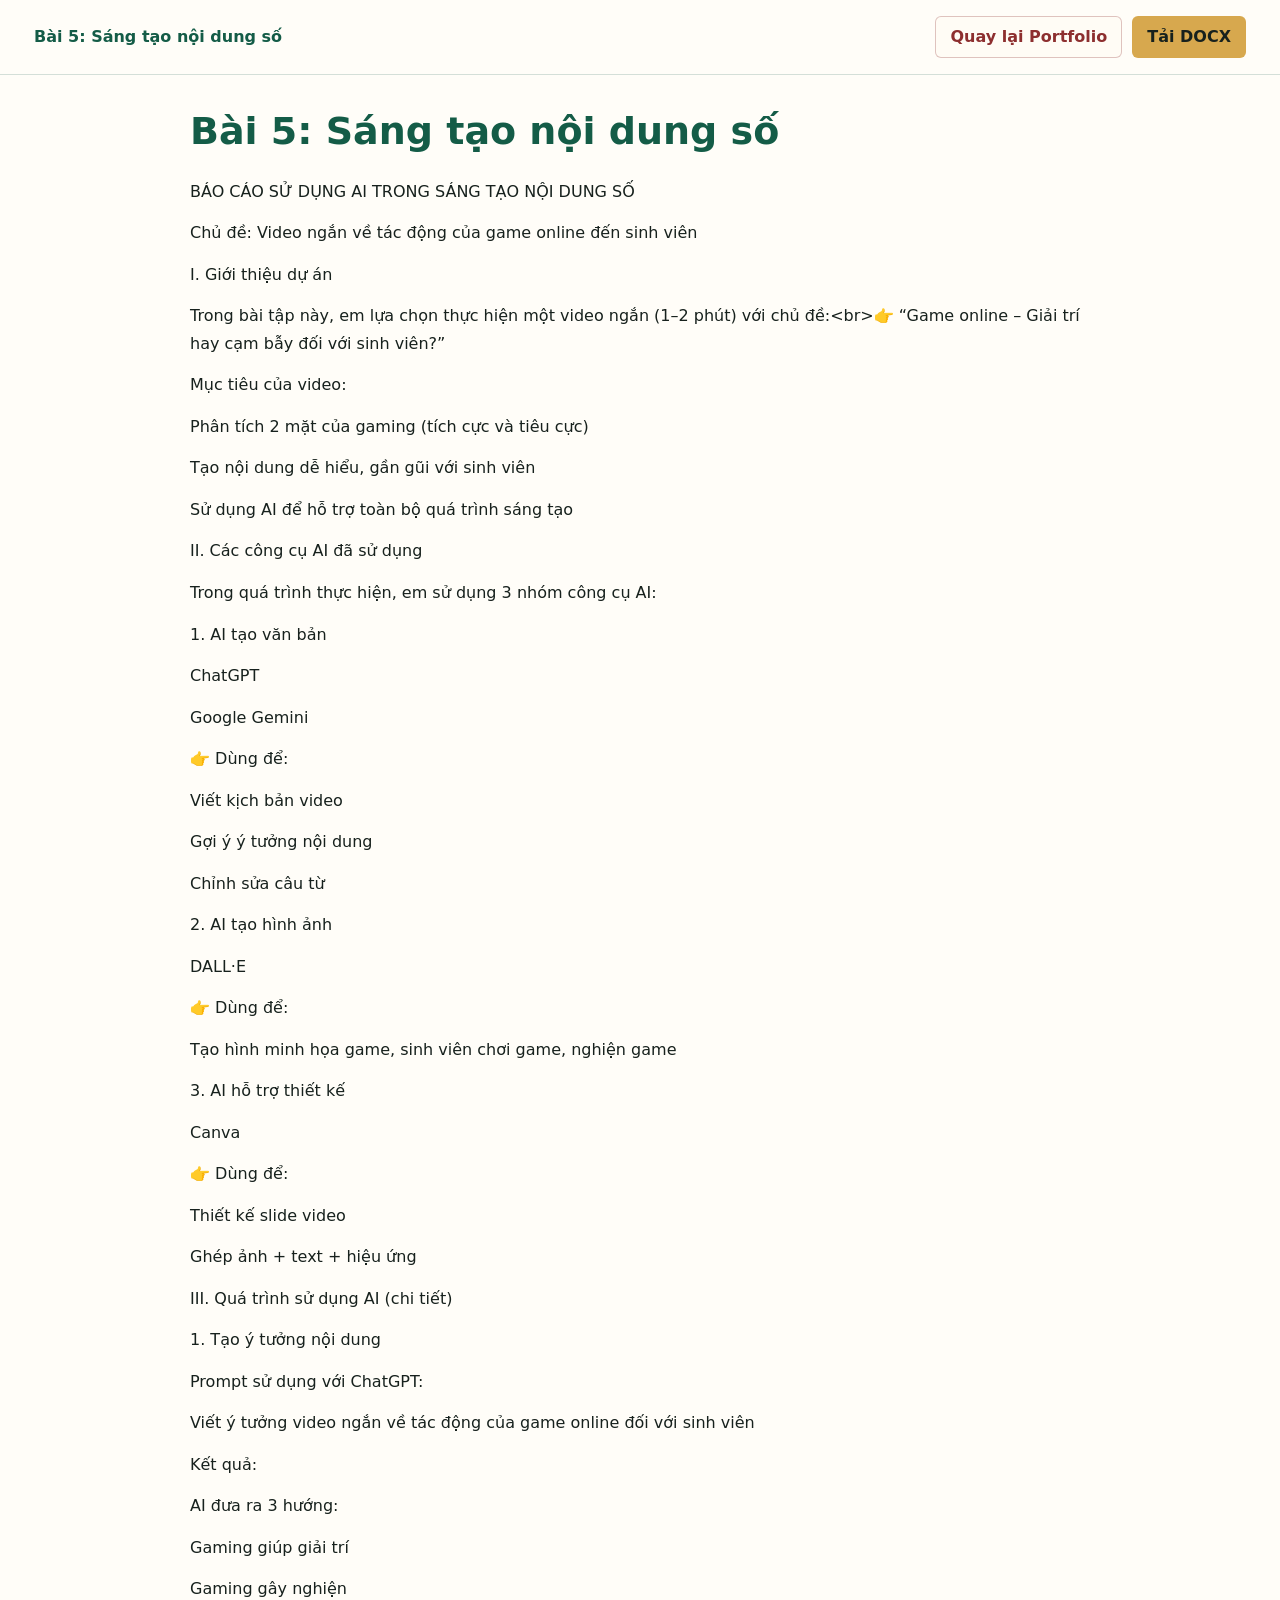
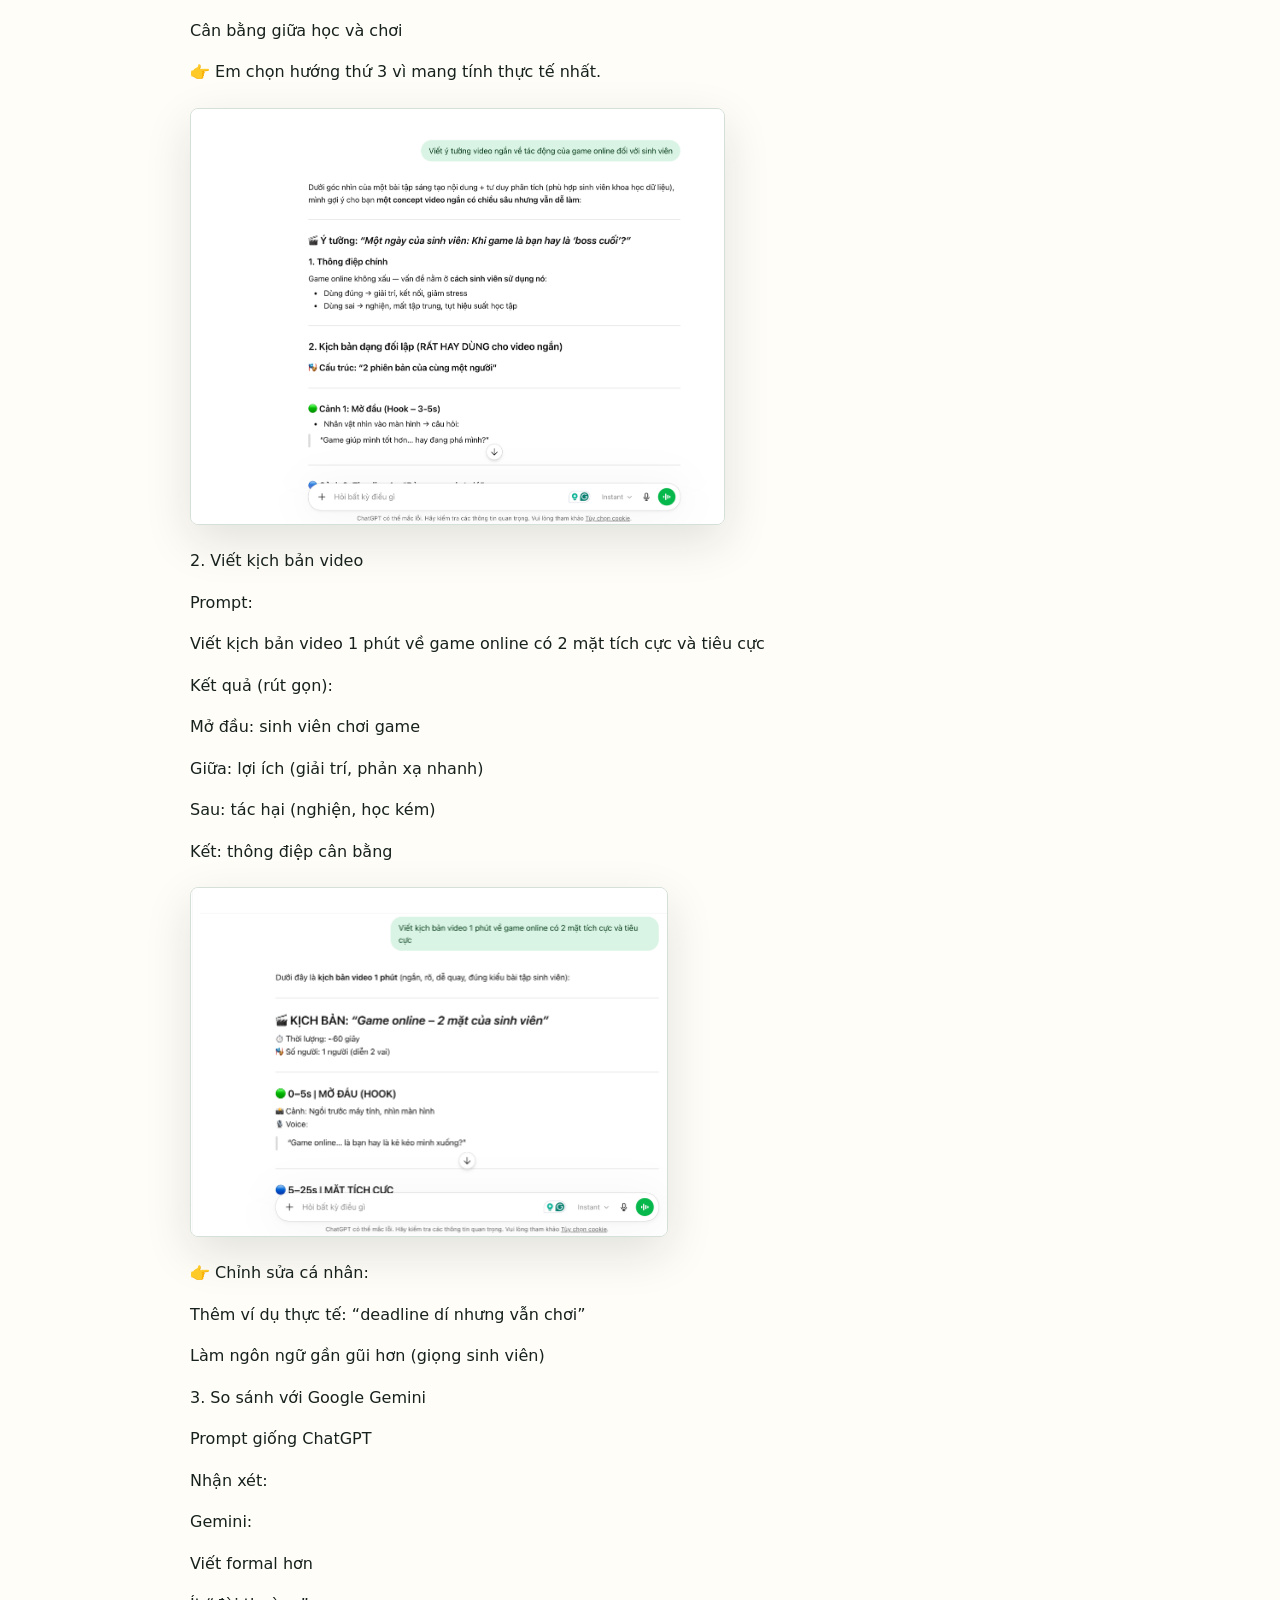
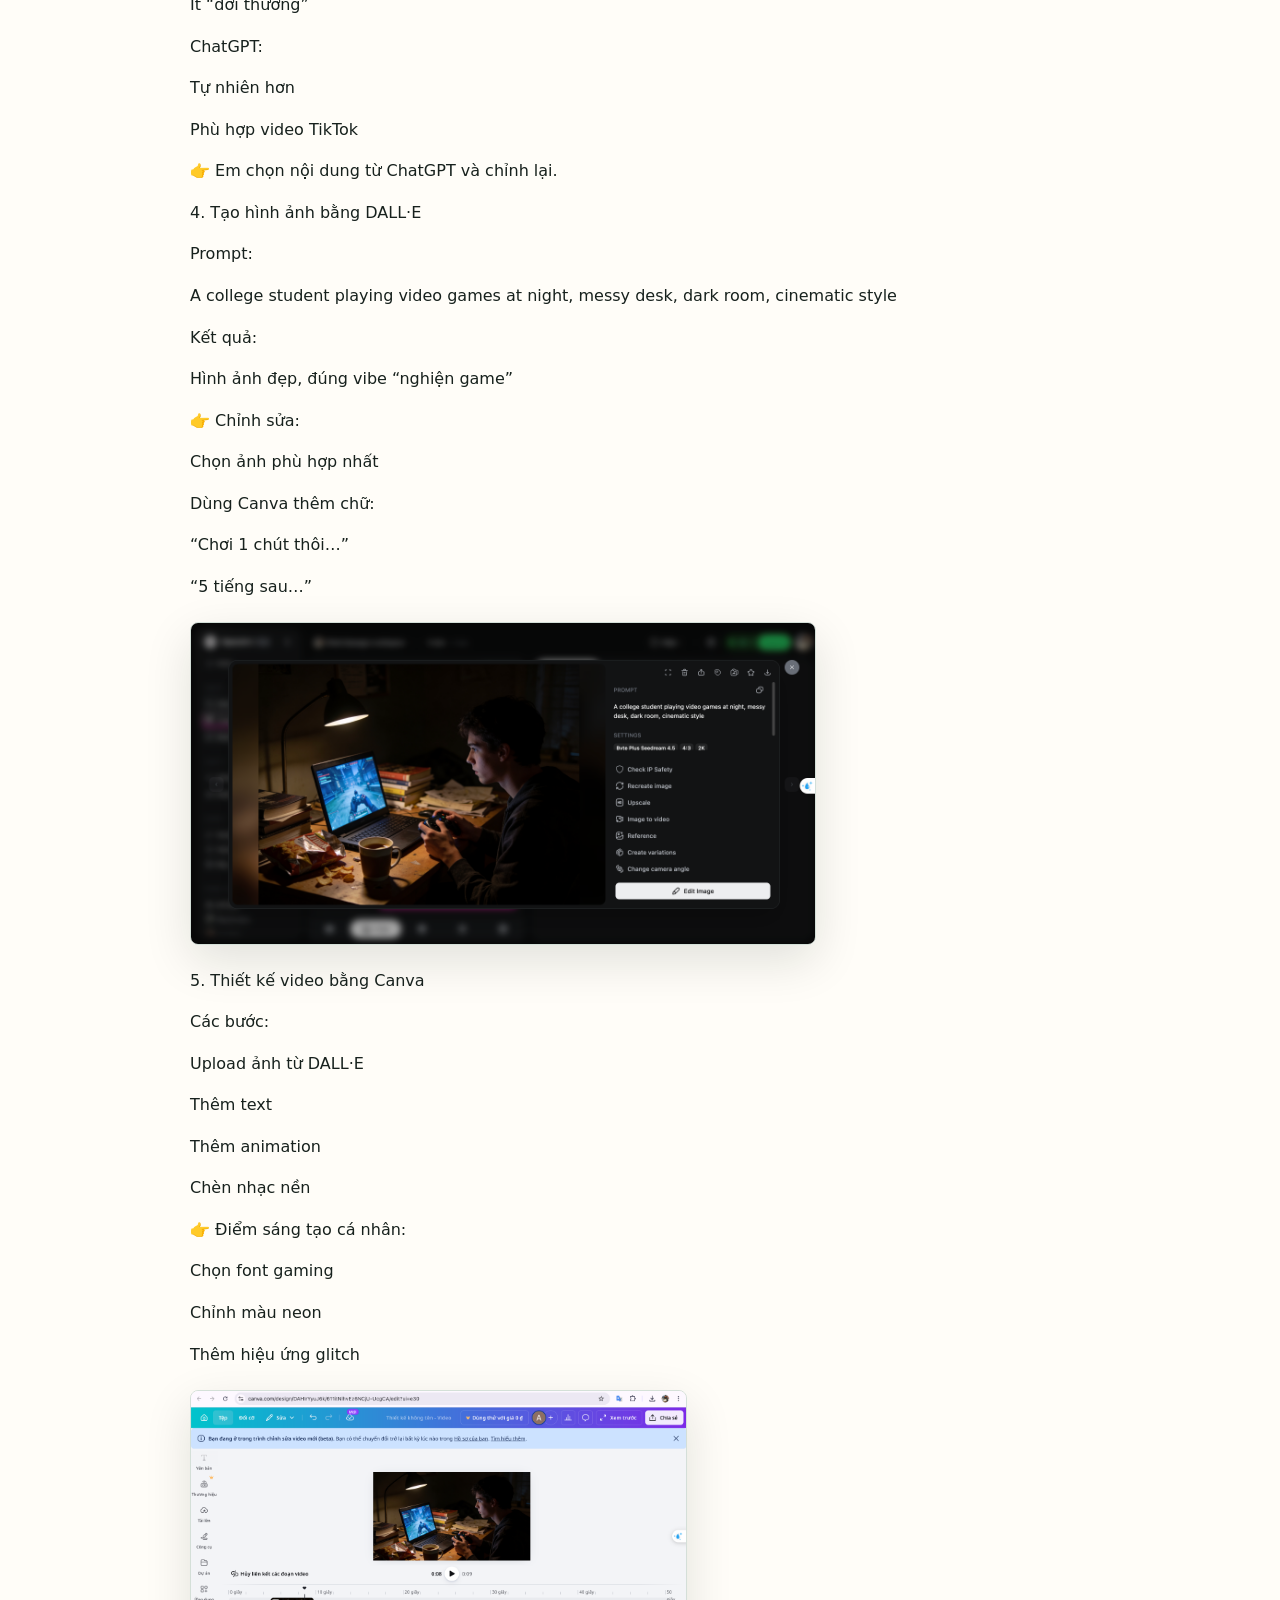
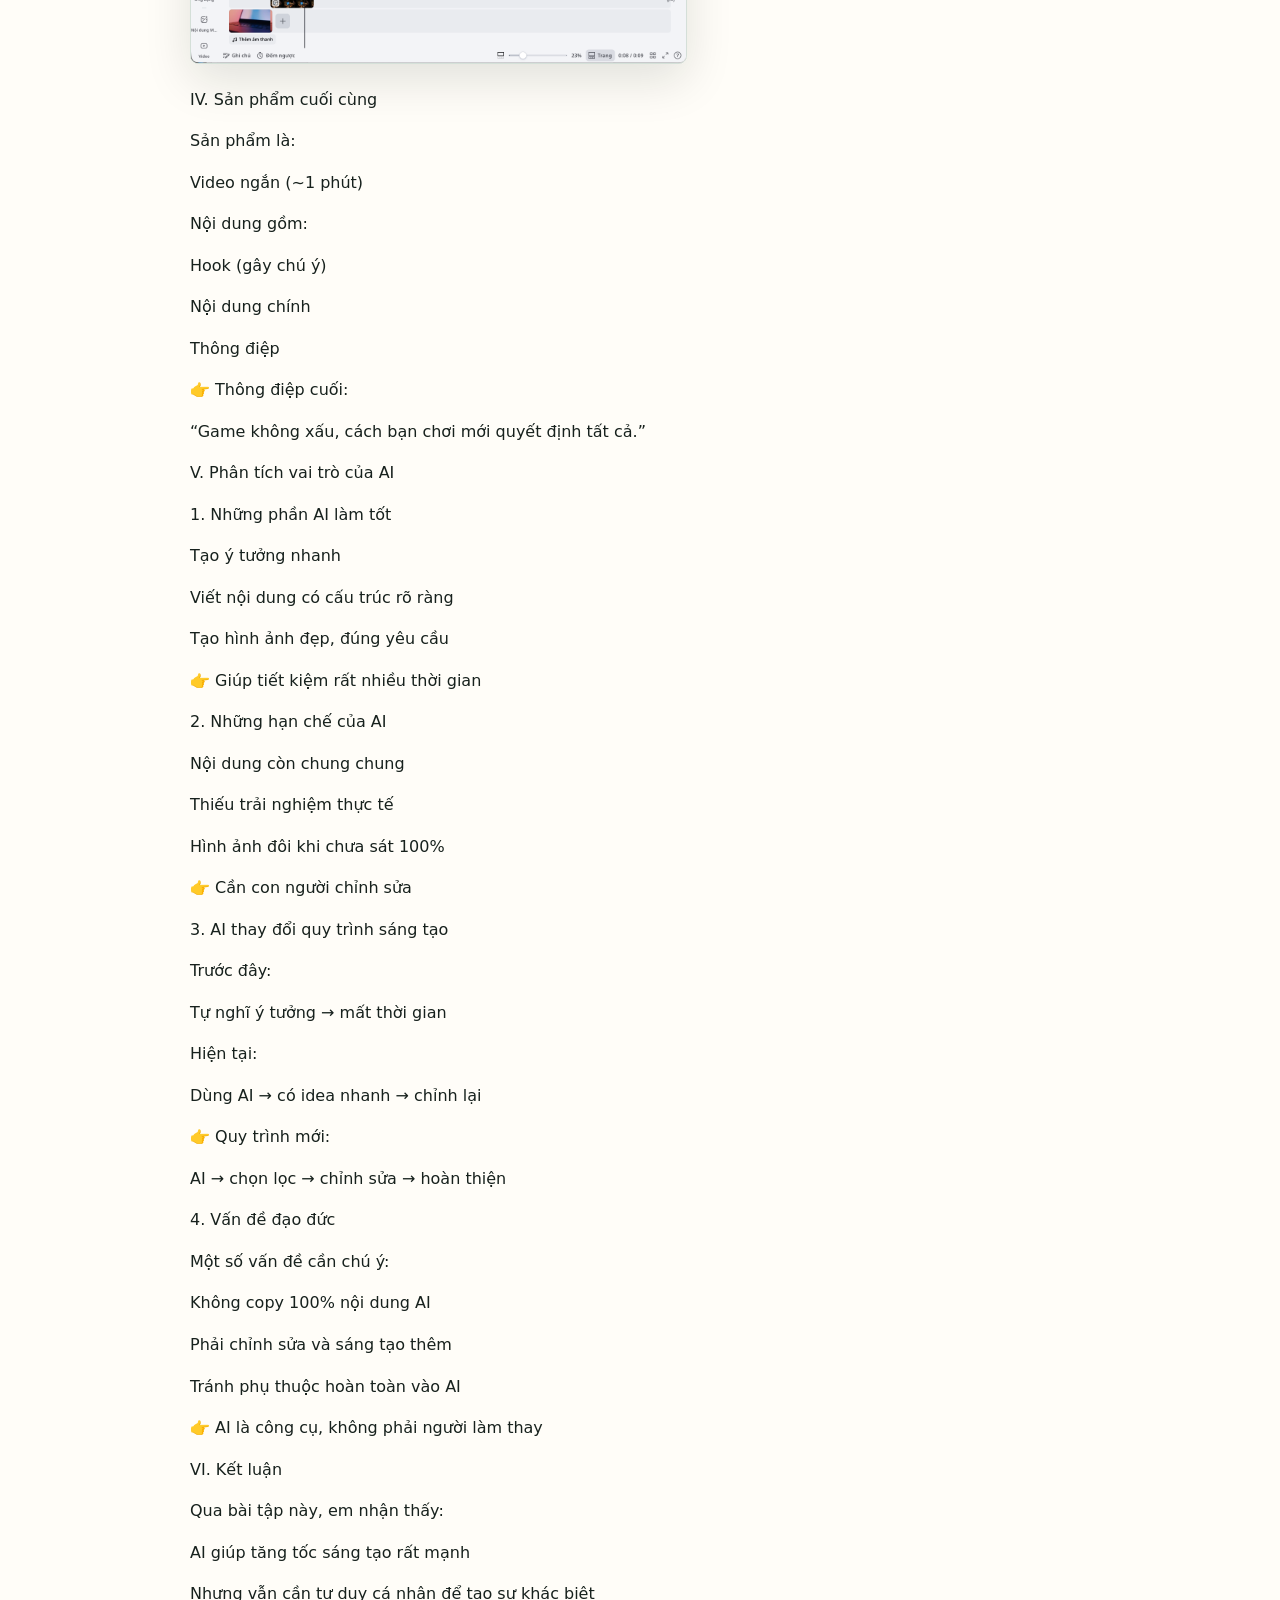
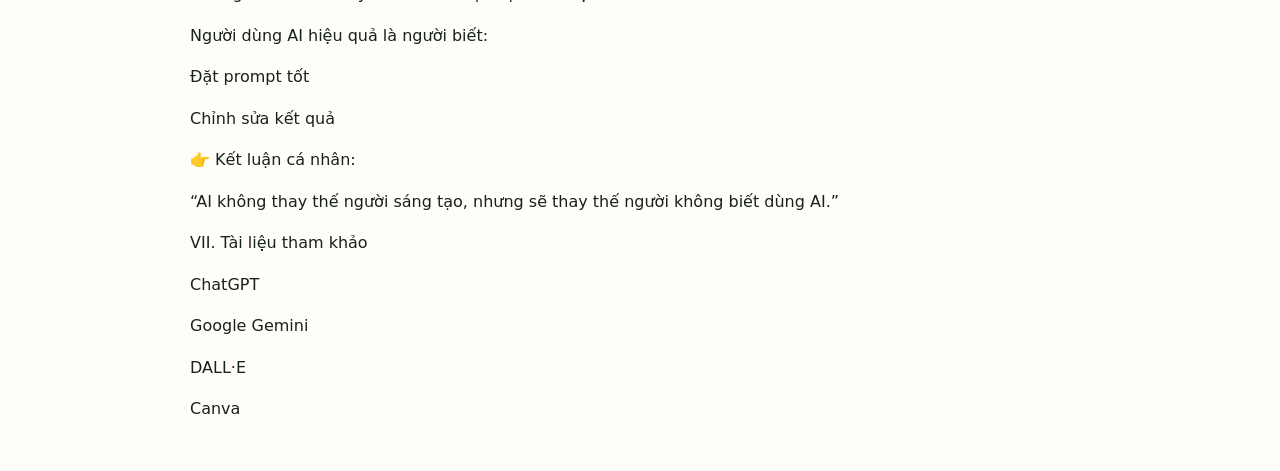
<file: minh-chung/bai5.html>
<!doctype html>
<html lang="vi">
  <head>
    <meta charset="utf-8">
    <meta name="viewport" content="width=device-width, initial-scale=1">
    <title>Bài 5: Sáng tạo nội dung số</title>
    <style>
      body {
        margin: 0;
        color: #17211d;
        background: #fffdf8;
        font-family: "Be Vietnam Pro", system-ui, -apple-system, BlinkMacSystemFont, "Segoe UI", sans-serif;
        line-height: 1.72;
      }
      .viewer-bar {
        position: sticky;
        top: 0;
        z-index: 10;
        display: flex;
        align-items: center;
        justify-content: space-between;
        gap: 18px;
        padding: 16px min(34px, 5vw);
        border-bottom: 1px solid rgba(20, 92, 71, 0.18);
        background: rgba(255, 253, 248, 0.96);
        backdrop-filter: blur(12px);
      }
      .viewer-bar strong {
        color: #145c47;
        line-height: 1.3;
      }
      .viewer-actions {
        display: flex;
        flex-wrap: wrap;
        justify-content: flex-end;
        gap: 10px;
      }
      .viewer-actions a {
        display: inline-flex;
        align-items: center;
        justify-content: center;
        min-height: 40px;
        padding: 0 14px;
        border: 1px solid rgba(141, 47, 47, 0.28);
        border-radius: 6px;
        color: #8d2f2f;
        font-weight: 800;
        text-decoration: none;
        background: rgba(255, 252, 244, 0.82);
      }
      .viewer-actions a:last-child {
        color: #17211d;
        border-color: rgba(215, 168, 78, 0.55);
        background: #d7a84e;
      }
      main {
        max-width: 900px;
        margin: 0 auto;
        padding: 34px;
      }
      h1 {
        margin: 0 0 24px;
        color: #145c47;
        font-size: clamp(24px, 4vw, 38px);
        line-height: 1.18;
      }
      p {
        margin: 0 0 14px;
        font-size: 16px;
      }
      figure {
        margin: 22px 0;
      }
      img {
        display: block;
        width: 100%;
        height: auto;
        max-width: 100%;
        border: 1px solid rgba(20, 92, 71, 0.18);
        border-radius: 8px;
        box-shadow: 0 16px 48px rgba(10, 22, 18, 0.12);
      }
      table {
        width: 100%;
        margin: 20px 0;
        border-collapse: collapse;
        font-size: 15px;
      }
      td {
        padding: 10px;
        border: 1px solid rgba(20, 92, 71, 0.2);
        vertical-align: top;
      }
      @media (max-width: 640px) {
        .viewer-bar {
          align-items: flex-start;
          flex-direction: column;
        }
        .viewer-actions {
          justify-content: flex-start;
        }
        main {
          padding: 24px 16px;
        }
      }
    </style>
  </head>
  <body>
    <header class="viewer-bar">
      <strong>Bài 5: Sáng tạo nội dung số</strong>
      <nav class="viewer-actions" aria-label="Thao tác minh chứng">
        <a href="../index.html#projects">Quay lại Portfolio</a>
        <a href="bai5.docx" download>Tải DOCX</a>
      </nav>
    </header>
    <main>
      <h1>Bài 5: Sáng tạo nội dung số</h1>
      <p>BÁO CÁO SỬ DỤNG AI TRONG SÁNG TẠO NỘI DUNG SỐ</p>
<p>Chủ đề: Video ngắn về tác động của game online đến sinh viên</p>
<p>I. Giới thiệu dự án</p>
<p>Trong bài tập này, em lựa chọn thực hiện một video ngắn (1–2 phút) với chủ đề:&lt;br&gt;👉 “Game online – Giải trí hay cạm bẫy đối với sinh viên?”</p>
<p>Mục tiêu của video:</p>
<p>Phân tích 2 mặt của gaming (tích cực và tiêu cực)</p>
<p>Tạo nội dung dễ hiểu, gần gũi với sinh viên</p>
<p>Sử dụng AI để hỗ trợ toàn bộ quá trình sáng tạo</p>
<p>II. Các công cụ AI đã sử dụng</p>
<p>Trong quá trình thực hiện, em sử dụng 3 nhóm công cụ AI:</p>
<p>1. AI tạo văn bản</p>
<p>ChatGPT</p>
<p>Google Gemini</p>
<p>👉 Dùng để:</p>
<p>Viết kịch bản video</p>
<p>Gợi ý ý tưởng nội dung</p>
<p>Chỉnh sửa câu từ</p>
<p>2. AI tạo hình ảnh</p>
<p>DALL·E</p>
<p>👉 Dùng để:</p>
<p>Tạo hình minh họa game, sinh viên chơi game, nghiện game</p>
<p>3. AI hỗ trợ thiết kế</p>
<p>Canva</p>
<p>👉 Dùng để:</p>
<p>Thiết kế slide video</p>
<p>Ghép ảnh + text + hiệu ứng</p>
<p>III. Quá trình sử dụng AI (chi tiết)</p>
<p>1. Tạo ý tưởng nội dung</p>
<p>Prompt sử dụng với ChatGPT:</p>
<p>Viết ý tưởng video ngắn về tác động của game online đối với sinh viên</p>
<p>Kết quả:</p>
<p>AI đưa ra 3 hướng:</p>
<p>Gaming giúp giải trí</p>
<p>Gaming gây nghiện</p>
<p>Cân bằng giữa học và chơi</p>
<p>👉 Em chọn hướng thứ 3 vì mang tính thực tế nhất.</p>
<figure><img src="bai5/assets/image1.png" alt="Minh chứng bài tập" style="max-width: 533px"></figure>
<p>2. Viết kịch bản video</p>
<p>Prompt:</p>
<p>Viết kịch bản video 1 phút về game online có 2 mặt tích cực và tiêu cực</p>
<p>Kết quả (rút gọn):</p>
<p>Mở đầu: sinh viên chơi game</p>
<p>Giữa: lợi ích (giải trí, phản xạ nhanh)</p>
<p>Sau: tác hại (nghiện, học kém)</p>
<p>Kết: thông điệp cân bằng</p>
<figure><img src="bai5/assets/image2.png" alt="Minh chứng bài tập" style="max-width: 476px"></figure>
<p>👉 Chỉnh sửa cá nhân:</p>
<p>Thêm ví dụ thực tế: “deadline dí nhưng vẫn chơi”</p>
<p>Làm ngôn ngữ gần gũi hơn (giọng sinh viên)</p>
<p>3. So sánh với Google Gemini</p>
<p>Prompt giống ChatGPT</p>
<p>Nhận xét:</p>
<p>Gemini:</p>
<p>Viết formal hơn</p>
<p>Ít “đời thường”</p>
<p>ChatGPT:</p>
<p>Tự nhiên hơn</p>
<p>Phù hợp video TikTok</p>
<p>👉 Em chọn nội dung từ ChatGPT và chỉnh lại.</p>
<p>4. Tạo hình ảnh bằng DALL·E</p>
<p>Prompt:</p>
<p>A college student playing video games at night, messy desk, dark room, cinematic style</p>
<p>Kết quả:</p>
<p>Hình ảnh đẹp, đúng vibe “nghiện game”</p>
<p>👉 Chỉnh sửa:</p>
<p>Chọn ảnh phù hợp nhất</p>
<p>Dùng Canva thêm chữ:</p>
<p>“Chơi 1 chút thôi…”</p>
<p>“5 tiếng sau…”</p>
<figure><img src="bai5/assets/image3.png" alt="Minh chứng bài tập" style="max-width: 624px"></figure>
<p>5. Thiết kế video bằng Canva</p>
<p>Các bước:</p>
<p>Upload ảnh từ DALL·E</p>
<p>Thêm text</p>
<p>Thêm animation</p>
<p>Chèn nhạc nền</p>
<p>👉 Điểm sáng tạo cá nhân:</p>
<p>Chọn font gaming</p>
<p>Chỉnh màu neon</p>
<p>Thêm hiệu ứng glitch</p>
<figure><img src="bai5/assets/image4.png" alt="Minh chứng bài tập" style="max-width: 495px"></figure>
<p>IV. Sản phẩm cuối cùng</p>
<p>Sản phẩm là:</p>
<p>Video ngắn (~1 phút)</p>
<p>Nội dung gồm:</p>
<p>Hook (gây chú ý)</p>
<p>Nội dung chính</p>
<p>Thông điệp</p>
<p>👉 Thông điệp cuối:</p>
<p>“Game không xấu, cách bạn chơi mới quyết định tất cả.”</p>
<p>V. Phân tích vai trò của AI</p>
<p>1. Những phần AI làm tốt</p>
<p>Tạo ý tưởng nhanh</p>
<p>Viết nội dung có cấu trúc rõ ràng</p>
<p>Tạo hình ảnh đẹp, đúng yêu cầu</p>
<p>👉 Giúp tiết kiệm rất nhiều thời gian</p>
<p>2. Những hạn chế của AI</p>
<p>Nội dung còn chung chung</p>
<p>Thiếu trải nghiệm thực tế</p>
<p>Hình ảnh đôi khi chưa sát 100%</p>
<p>👉 Cần con người chỉnh sửa</p>
<p>3. AI thay đổi quy trình sáng tạo</p>
<p>Trước đây:</p>
<p>Tự nghĩ ý tưởng → mất thời gian</p>
<p>Hiện tại:</p>
<p>Dùng AI → có idea nhanh → chỉnh lại</p>
<p>👉 Quy trình mới:</p>
<p>AI → chọn lọc → chỉnh sửa → hoàn thiện</p>
<p>4. Vấn đề đạo đức</p>
<p>Một số vấn đề cần chú ý:</p>
<p>Không copy 100% nội dung AI</p>
<p>Phải chỉnh sửa và sáng tạo thêm</p>
<p>Tránh phụ thuộc hoàn toàn vào AI</p>
<p>👉 AI là công cụ, không phải người làm thay</p>
<p>VI. Kết luận</p>
<p>Qua bài tập này, em nhận thấy:</p>
<p>AI giúp tăng tốc sáng tạo rất mạnh</p>
<p>Nhưng vẫn cần tư duy cá nhân để tạo sự khác biệt</p>
<p>Người dùng AI hiệu quả là người biết:</p>
<p>Đặt prompt tốt</p>
<p>Chỉnh sửa kết quả</p>
<p>👉 Kết luận cá nhân:</p>
<p>“AI không thay thế người sáng tạo, nhưng sẽ thay thế người không biết dùng AI.”</p>
<p>VII. Tài liệu tham khảo</p>
<p>ChatGPT</p>
<p>Google Gemini</p>
<p>DALL·E</p>
<p>Canva</p>
    </main>
    <script>
      if (new URLSearchParams(window.location.search).get("embed") === "1") {
        document.querySelector(".viewer-bar")?.remove();
      }
    </script>
  </body>
</html>
</file>
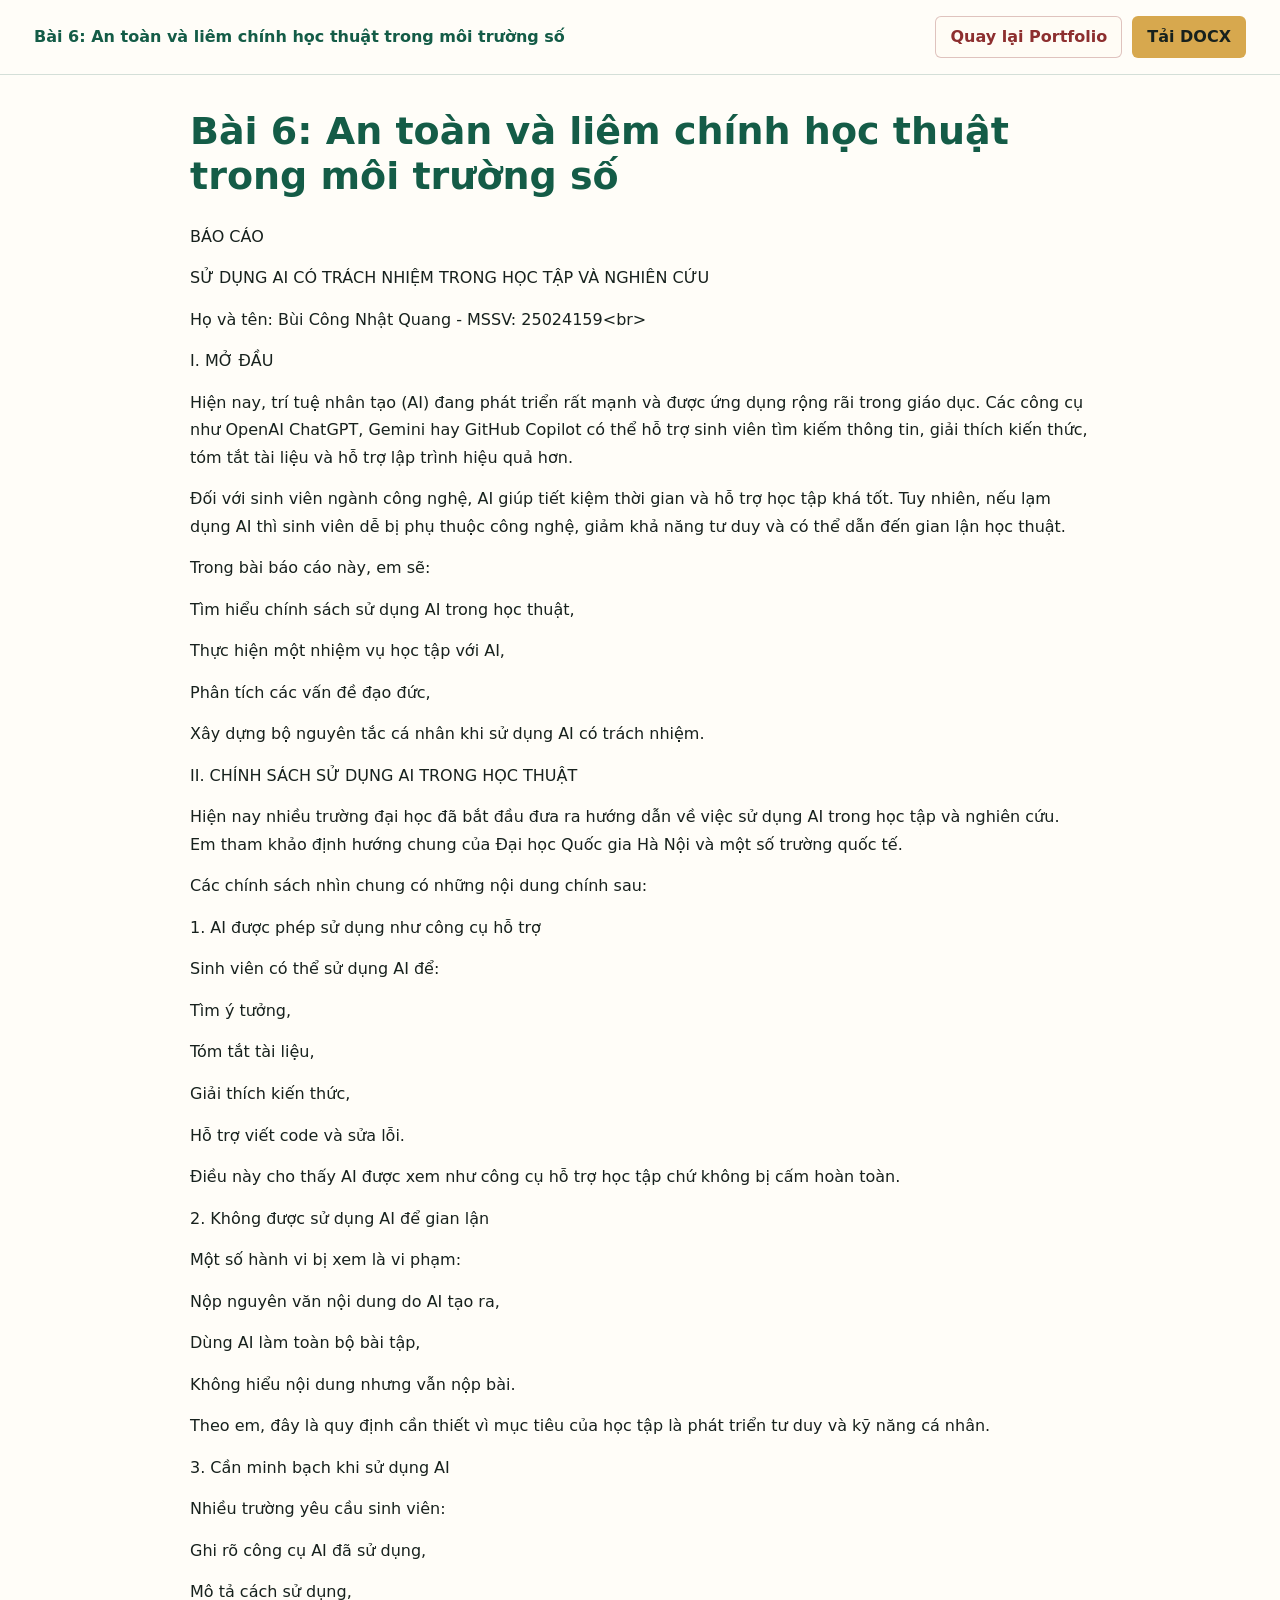
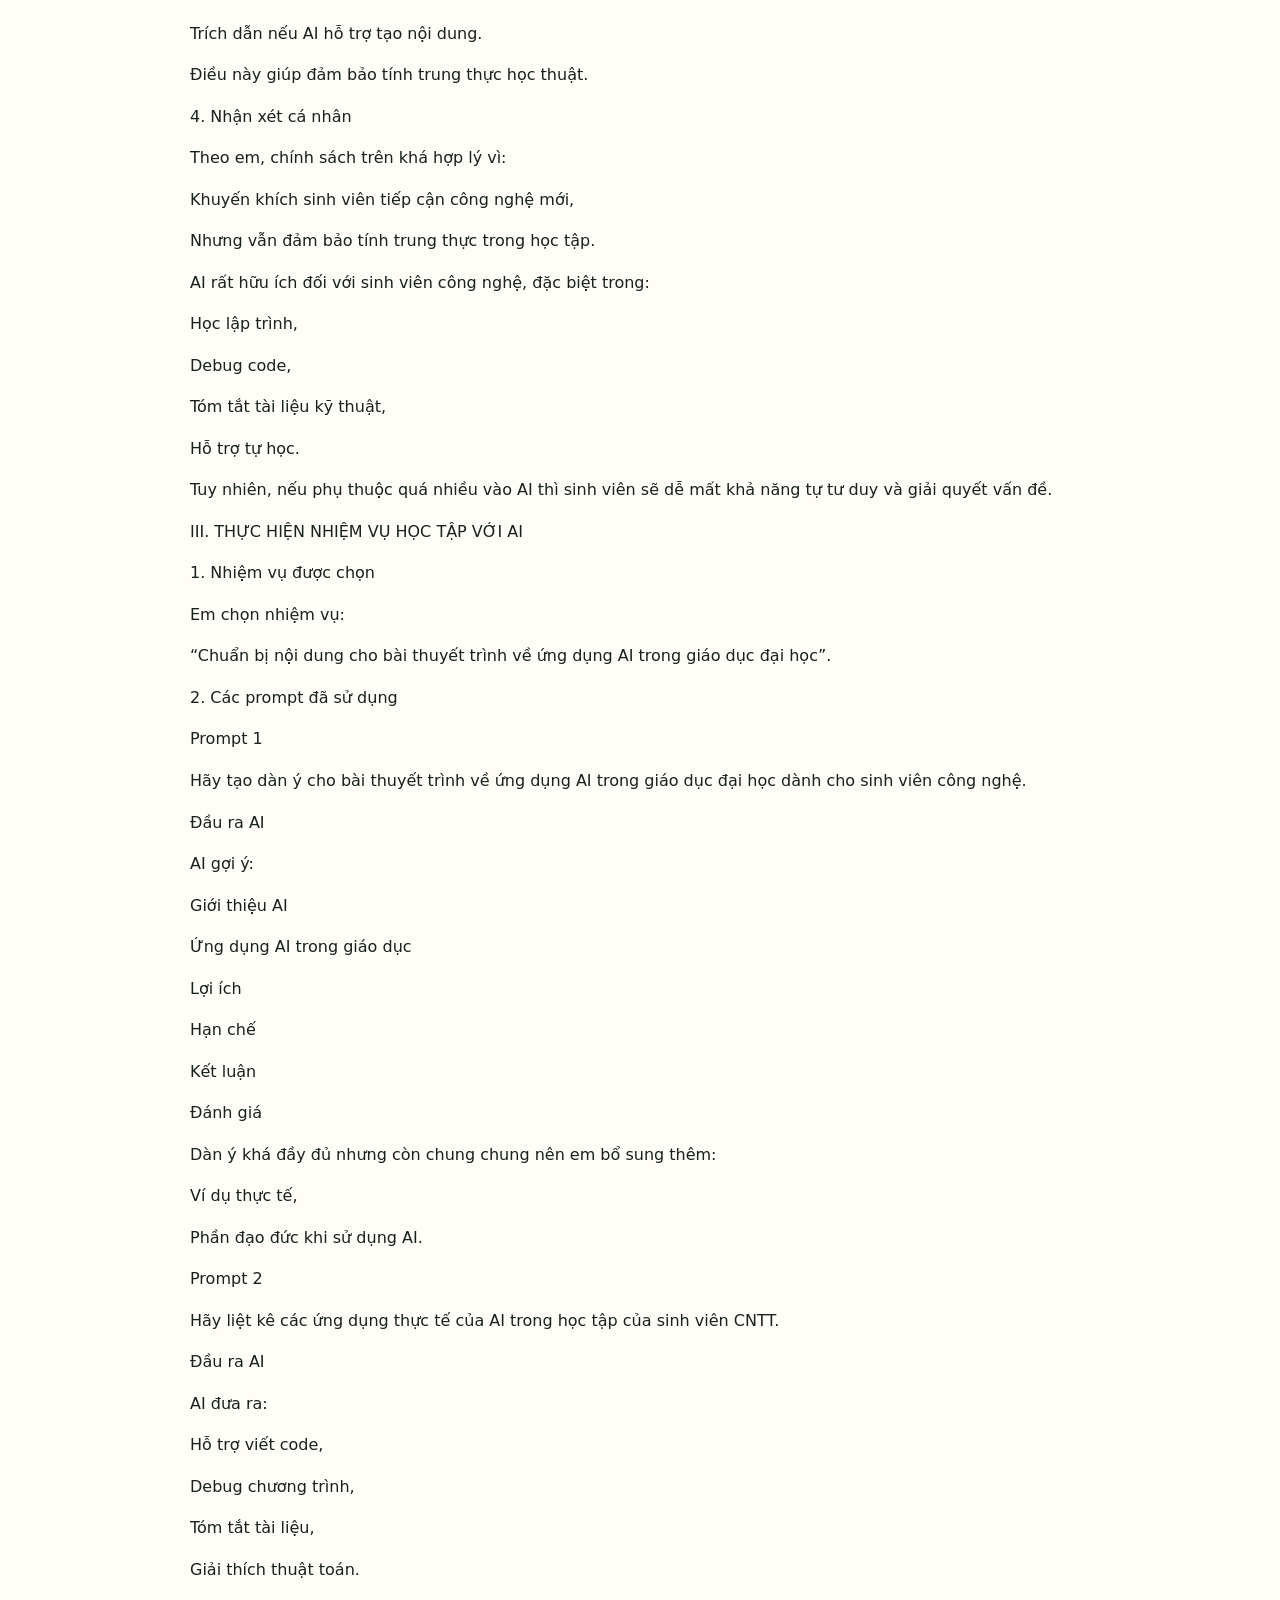
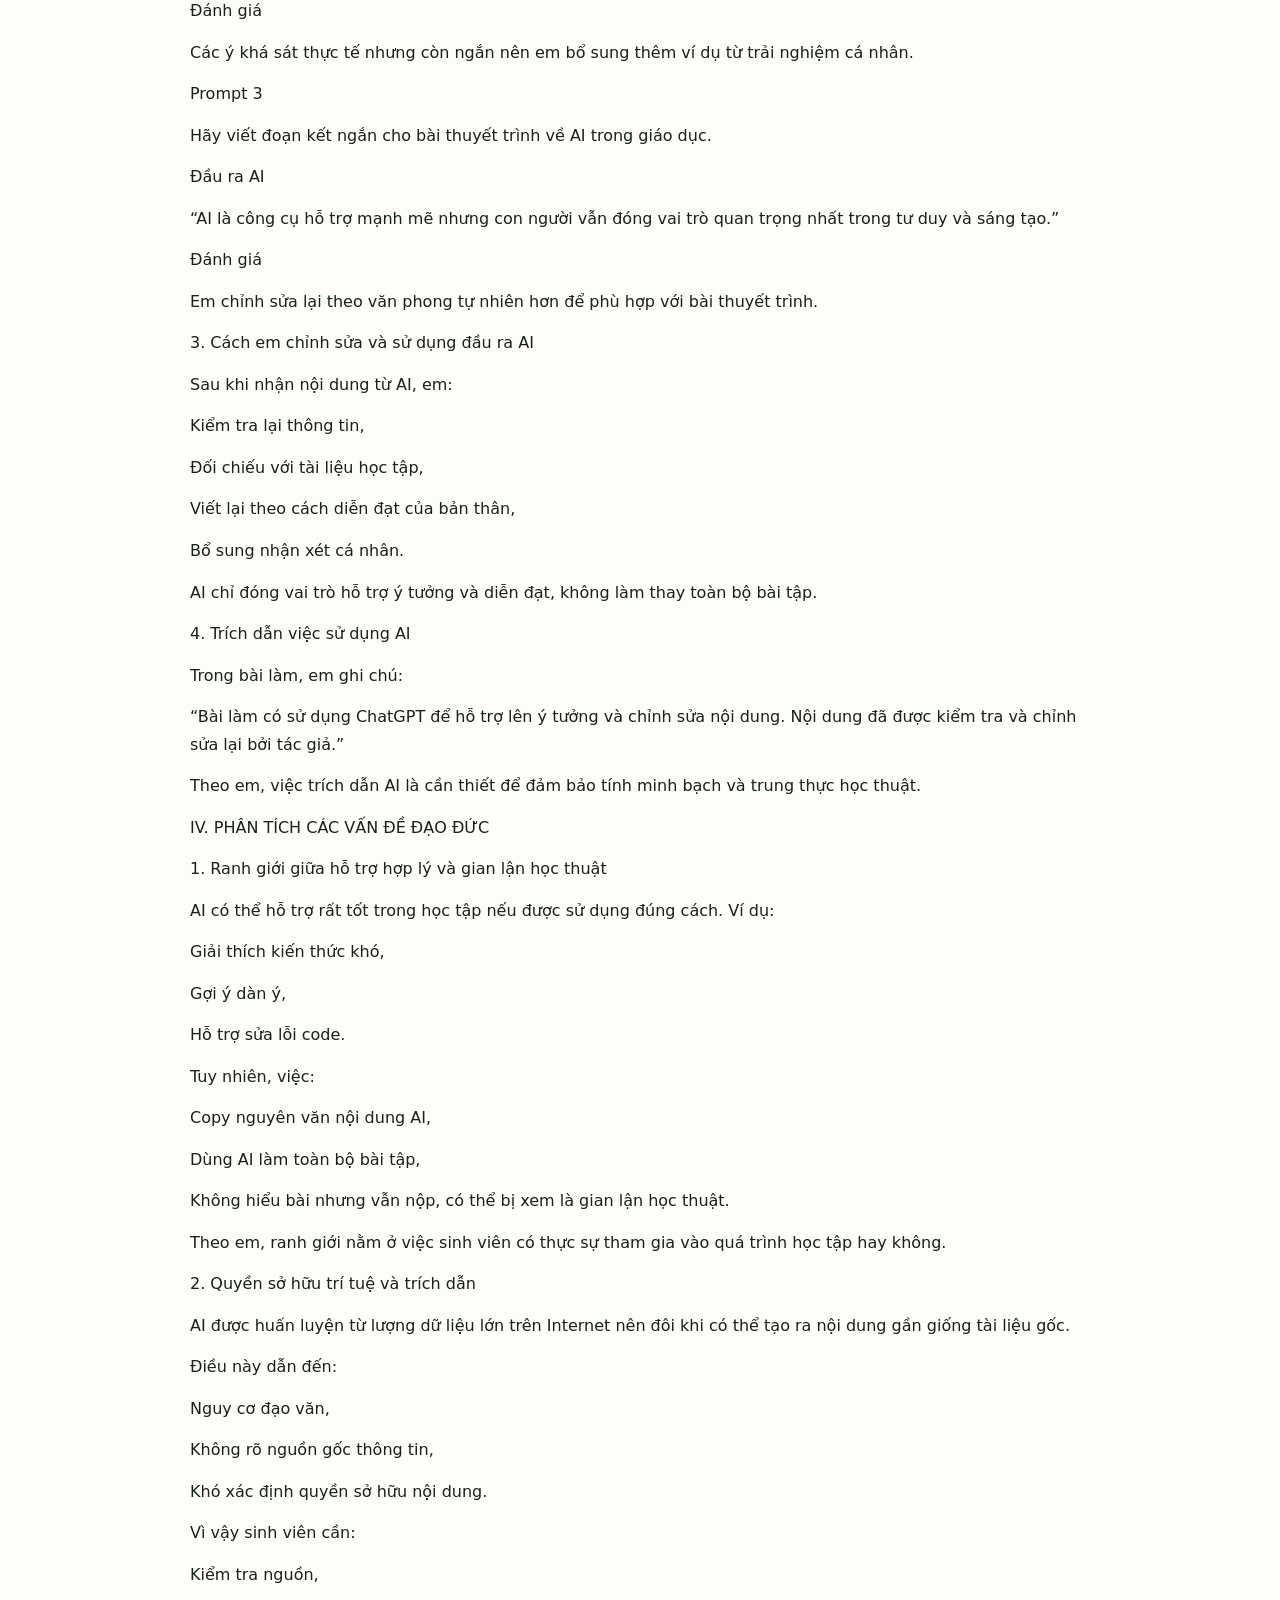
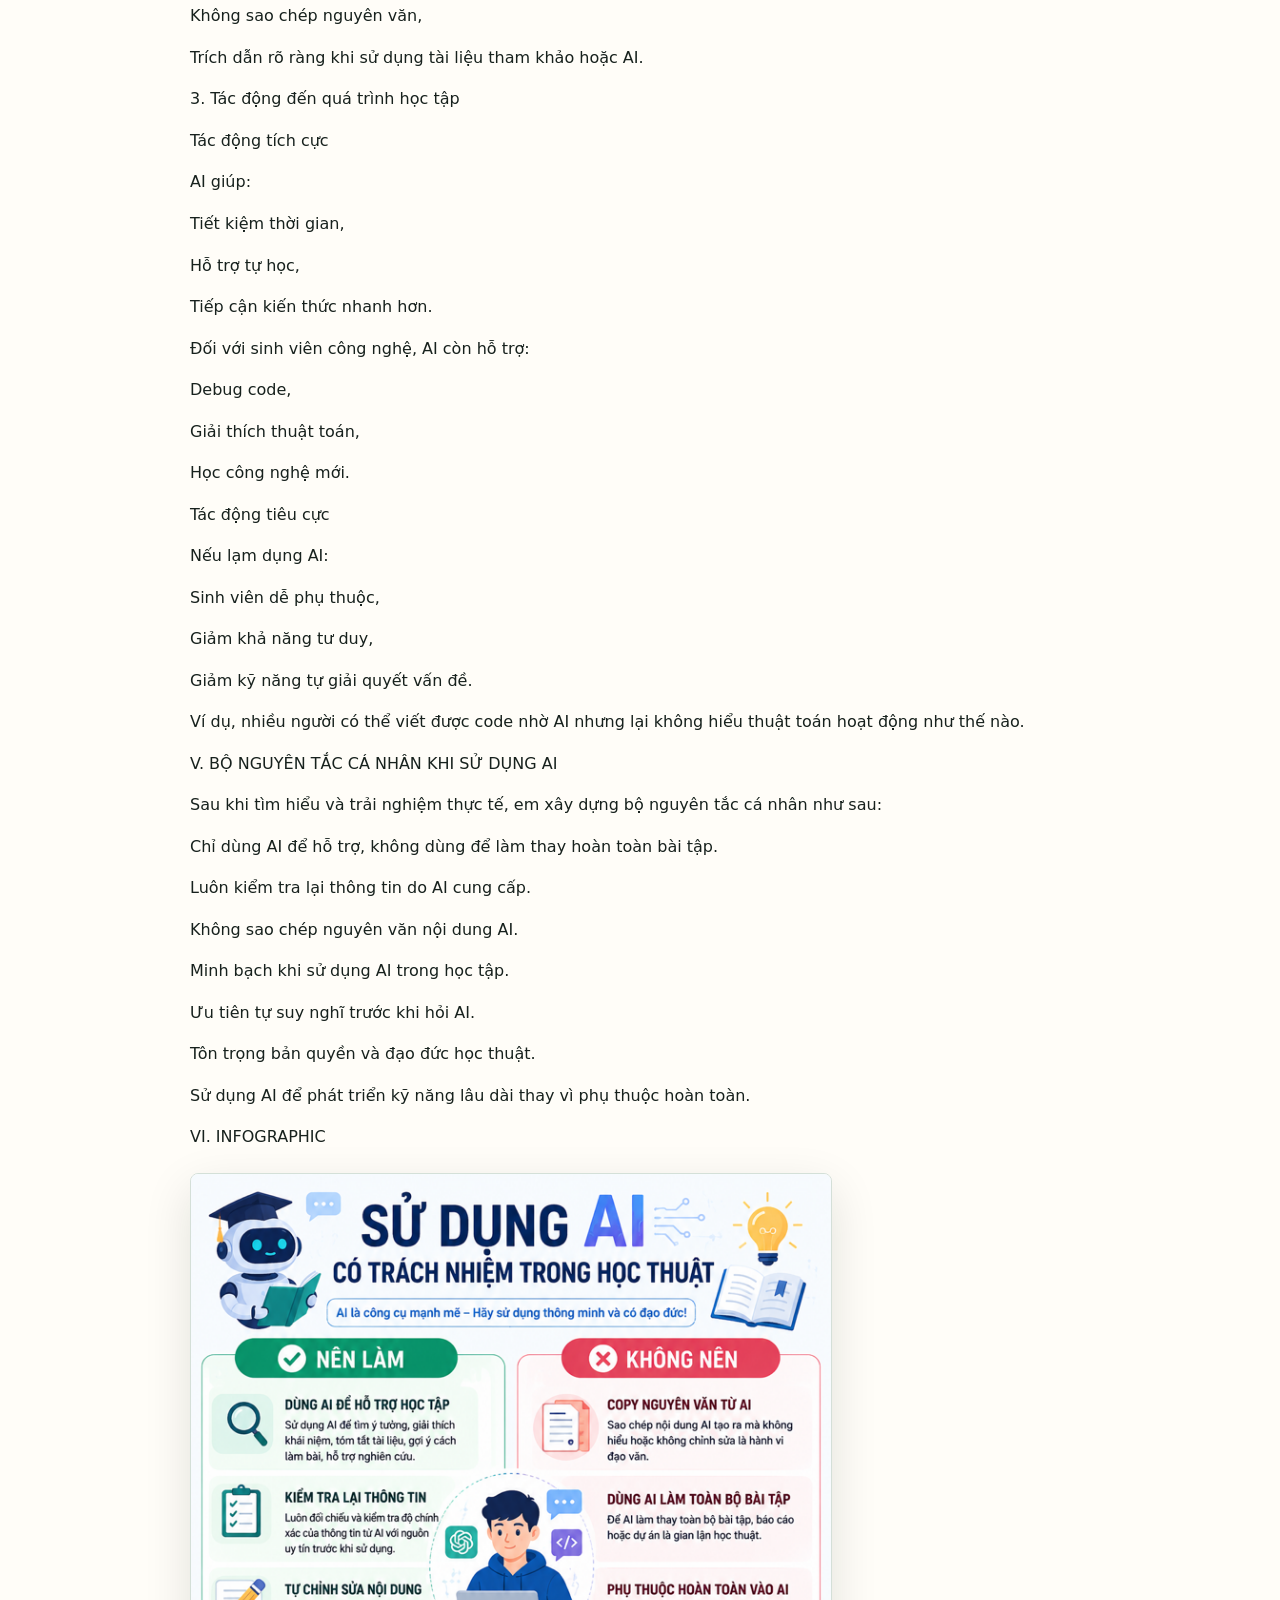
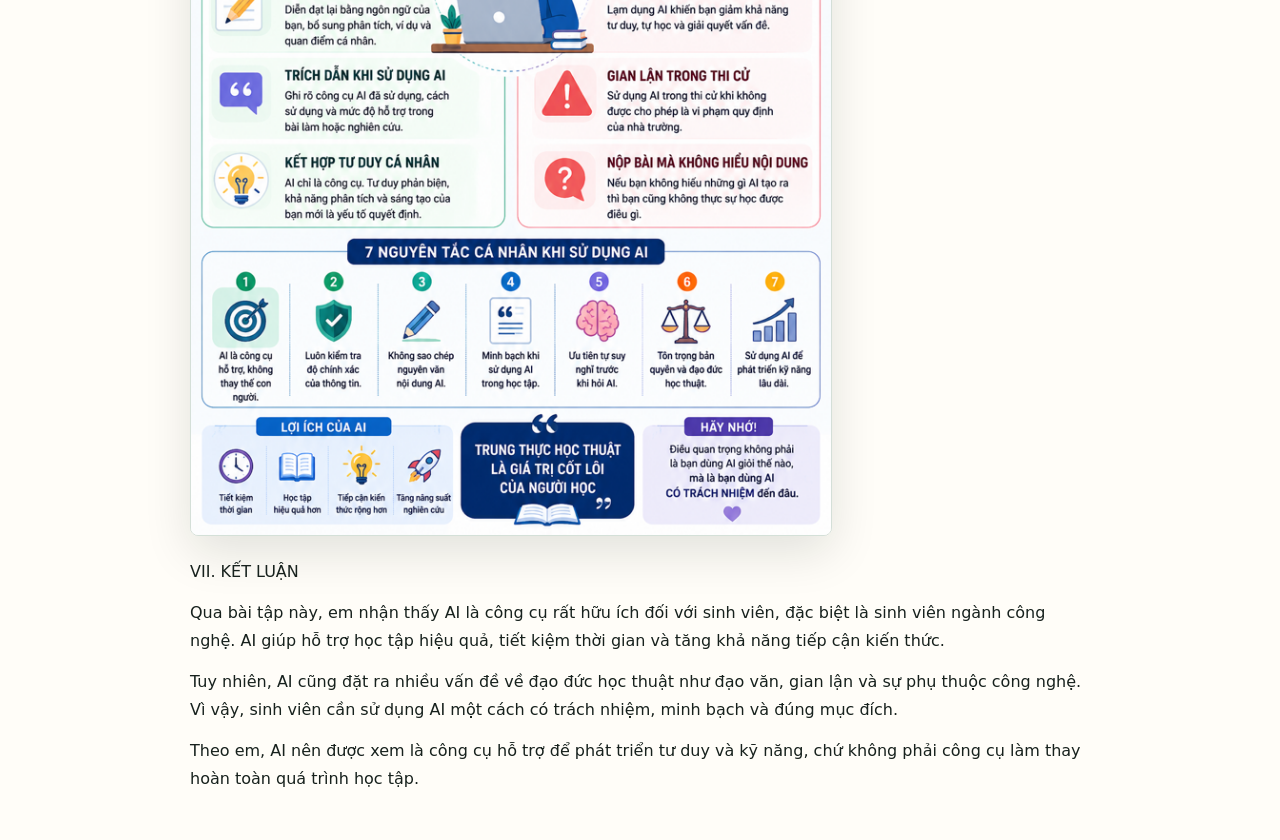
<file: minh-chung/bai6.html>
<!doctype html>
<html lang="vi">
  <head>
    <meta charset="utf-8">
    <meta name="viewport" content="width=device-width, initial-scale=1">
    <title>Bài 6: An toàn và liêm chính học thuật trong môi trường số</title>
    <style>
      body {
        margin: 0;
        color: #17211d;
        background: #fffdf8;
        font-family: "Be Vietnam Pro", system-ui, -apple-system, BlinkMacSystemFont, "Segoe UI", sans-serif;
        line-height: 1.72;
      }
      .viewer-bar {
        position: sticky;
        top: 0;
        z-index: 10;
        display: flex;
        align-items: center;
        justify-content: space-between;
        gap: 18px;
        padding: 16px min(34px, 5vw);
        border-bottom: 1px solid rgba(20, 92, 71, 0.18);
        background: rgba(255, 253, 248, 0.96);
        backdrop-filter: blur(12px);
      }
      .viewer-bar strong {
        color: #145c47;
        line-height: 1.3;
      }
      .viewer-actions {
        display: flex;
        flex-wrap: wrap;
        justify-content: flex-end;
        gap: 10px;
      }
      .viewer-actions a {
        display: inline-flex;
        align-items: center;
        justify-content: center;
        min-height: 40px;
        padding: 0 14px;
        border: 1px solid rgba(141, 47, 47, 0.28);
        border-radius: 6px;
        color: #8d2f2f;
        font-weight: 800;
        text-decoration: none;
        background: rgba(255, 252, 244, 0.82);
      }
      .viewer-actions a:last-child {
        color: #17211d;
        border-color: rgba(215, 168, 78, 0.55);
        background: #d7a84e;
      }
      main {
        max-width: 900px;
        margin: 0 auto;
        padding: 34px;
      }
      h1 {
        margin: 0 0 24px;
        color: #145c47;
        font-size: clamp(24px, 4vw, 38px);
        line-height: 1.18;
      }
      p {
        margin: 0 0 14px;
        font-size: 16px;
      }
      figure {
        margin: 22px 0;
      }
      img {
        display: block;
        width: 100%;
        height: auto;
        max-width: 100%;
        border: 1px solid rgba(20, 92, 71, 0.18);
        border-radius: 8px;
        box-shadow: 0 16px 48px rgba(10, 22, 18, 0.12);
      }
      table {
        width: 100%;
        margin: 20px 0;
        border-collapse: collapse;
        font-size: 15px;
      }
      td {
        padding: 10px;
        border: 1px solid rgba(20, 92, 71, 0.2);
        vertical-align: top;
      }
      @media (max-width: 640px) {
        .viewer-bar {
          align-items: flex-start;
          flex-direction: column;
        }
        .viewer-actions {
          justify-content: flex-start;
        }
        main {
          padding: 24px 16px;
        }
      }
    </style>
  </head>
  <body>
    <header class="viewer-bar">
      <strong>Bài 6: An toàn và liêm chính học thuật trong môi trường số</strong>
      <nav class="viewer-actions" aria-label="Thao tác minh chứng">
        <a href="../index.html#projects">Quay lại Portfolio</a>
        <a href="bai6.docx" download>Tải DOCX</a>
      </nav>
    </header>
    <main>
      <h1>Bài 6: An toàn và liêm chính học thuật trong môi trường số</h1>
      <p>BÁO CÁO</p>
<p>SỬ DỤNG AI CÓ TRÁCH NHIỆM TRONG HỌC TẬP VÀ NGHIÊN CỨU</p>
<p>Họ và tên: Bùi Công Nhật Quang - MSSV: 25024159&lt;br&gt;</p>
<p>I. MỞ ĐẦU</p>
<p>Hiện nay, trí tuệ nhân tạo (AI) đang phát triển rất mạnh và được ứng dụng rộng rãi trong giáo dục. Các công cụ như OpenAI ChatGPT, Gemini hay GitHub Copilot có thể hỗ trợ sinh viên tìm kiếm thông tin, giải thích kiến thức, tóm tắt tài liệu và hỗ trợ lập trình hiệu quả hơn.</p>
<p>Đối với sinh viên ngành công nghệ, AI giúp tiết kiệm thời gian và hỗ trợ học tập khá tốt. Tuy nhiên, nếu lạm dụng AI thì sinh viên dễ bị phụ thuộc công nghệ, giảm khả năng tư duy và có thể dẫn đến gian lận học thuật.</p>
<p>Trong bài báo cáo này, em sẽ:</p>
<p>Tìm hiểu chính sách sử dụng AI trong học thuật,</p>
<p>Thực hiện một nhiệm vụ học tập với AI,</p>
<p>Phân tích các vấn đề đạo đức,</p>
<p>Xây dựng bộ nguyên tắc cá nhân khi sử dụng AI có trách nhiệm.</p>
<p>II. CHÍNH SÁCH SỬ DỤNG AI TRONG HỌC THUẬT</p>
<p>Hiện nay nhiều trường đại học đã bắt đầu đưa ra hướng dẫn về việc sử dụng AI trong học tập và nghiên cứu. Em tham khảo định hướng chung của Đại học Quốc gia Hà Nội và một số trường quốc tế.</p>
<p>Các chính sách nhìn chung có những nội dung chính sau:</p>
<p>1. AI được phép sử dụng như công cụ hỗ trợ</p>
<p>Sinh viên có thể sử dụng AI để:</p>
<p>Tìm ý tưởng,</p>
<p>Tóm tắt tài liệu,</p>
<p>Giải thích kiến thức,</p>
<p>Hỗ trợ viết code và sửa lỗi.</p>
<p>Điều này cho thấy AI được xem như công cụ hỗ trợ học tập chứ không bị cấm hoàn toàn.</p>
<p>2. Không được sử dụng AI để gian lận</p>
<p>Một số hành vi bị xem là vi phạm:</p>
<p>Nộp nguyên văn nội dung do AI tạo ra,</p>
<p>Dùng AI làm toàn bộ bài tập,</p>
<p>Không hiểu nội dung nhưng vẫn nộp bài.</p>
<p>Theo em, đây là quy định cần thiết vì mục tiêu của học tập là phát triển tư duy và kỹ năng cá nhân.</p>
<p>3. Cần minh bạch khi sử dụng AI</p>
<p>Nhiều trường yêu cầu sinh viên:</p>
<p>Ghi rõ công cụ AI đã sử dụng,</p>
<p>Mô tả cách sử dụng,</p>
<p>Trích dẫn nếu AI hỗ trợ tạo nội dung.</p>
<p>Điều này giúp đảm bảo tính trung thực học thuật.</p>
<p>4. Nhận xét cá nhân</p>
<p>Theo em, chính sách trên khá hợp lý vì:</p>
<p>Khuyến khích sinh viên tiếp cận công nghệ mới,</p>
<p>Nhưng vẫn đảm bảo tính trung thực trong học tập.</p>
<p>AI rất hữu ích đối với sinh viên công nghệ, đặc biệt trong:</p>
<p>Học lập trình,</p>
<p>Debug code,</p>
<p>Tóm tắt tài liệu kỹ thuật,</p>
<p>Hỗ trợ tự học.</p>
<p>Tuy nhiên, nếu phụ thuộc quá nhiều vào AI thì sinh viên sẽ dễ mất khả năng tự tư duy và giải quyết vấn đề.</p>
<p>III. THỰC HIỆN NHIỆM VỤ HỌC TẬP VỚI AI</p>
<p>1. Nhiệm vụ được chọn</p>
<p>Em chọn nhiệm vụ:</p>
<p>“Chuẩn bị nội dung cho bài thuyết trình về ứng dụng AI trong giáo dục đại học”.</p>
<p>2. Các prompt đã sử dụng</p>
<p>Prompt 1</p>
<p>Hãy tạo dàn ý cho bài thuyết trình về ứng dụng AI trong giáo dục đại học dành cho sinh viên công nghệ.</p>
<p>Đầu ra AI</p>
<p>AI gợi ý:</p>
<p>Giới thiệu AI</p>
<p>Ứng dụng AI trong giáo dục</p>
<p>Lợi ích</p>
<p>Hạn chế</p>
<p>Kết luận</p>
<p>Đánh giá</p>
<p>Dàn ý khá đầy đủ nhưng còn chung chung nên em bổ sung thêm:</p>
<p>Ví dụ thực tế,</p>
<p>Phần đạo đức khi sử dụng AI.</p>
<p>Prompt 2</p>
<p>Hãy liệt kê các ứng dụng thực tế của AI trong học tập của sinh viên CNTT.</p>
<p>Đầu ra AI</p>
<p>AI đưa ra:</p>
<p>Hỗ trợ viết code,</p>
<p>Debug chương trình,</p>
<p>Tóm tắt tài liệu,</p>
<p>Giải thích thuật toán.</p>
<p>Đánh giá</p>
<p>Các ý khá sát thực tế nhưng còn ngắn nên em bổ sung thêm ví dụ từ trải nghiệm cá nhân.</p>
<p>Prompt 3</p>
<p>Hãy viết đoạn kết ngắn cho bài thuyết trình về AI trong giáo dục.</p>
<p>Đầu ra AI</p>
<p>“AI là công cụ hỗ trợ mạnh mẽ nhưng con người vẫn đóng vai trò quan trọng nhất trong tư duy và sáng tạo.”</p>
<p>Đánh giá</p>
<p>Em chỉnh sửa lại theo văn phong tự nhiên hơn để phù hợp với bài thuyết trình.</p>
<p>3. Cách em chỉnh sửa và sử dụng đầu ra AI</p>
<p>Sau khi nhận nội dung từ AI, em:</p>
<p>Kiểm tra lại thông tin,</p>
<p>Đối chiếu với tài liệu học tập,</p>
<p>Viết lại theo cách diễn đạt của bản thân,</p>
<p>Bổ sung nhận xét cá nhân.</p>
<p>AI chỉ đóng vai trò hỗ trợ ý tưởng và diễn đạt, không làm thay toàn bộ bài tập.</p>
<p>4. Trích dẫn việc sử dụng AI</p>
<p>Trong bài làm, em ghi chú:</p>
<p>“Bài làm có sử dụng ChatGPT để hỗ trợ lên ý tưởng và chỉnh sửa nội dung. Nội dung đã được kiểm tra và chỉnh sửa lại bởi tác giả.”</p>
<p>Theo em, việc trích dẫn AI là cần thiết để đảm bảo tính minh bạch và trung thực học thuật.</p>
<p>IV. PHÂN TÍCH CÁC VẤN ĐỀ ĐẠO ĐỨC</p>
<p>1. Ranh giới giữa hỗ trợ hợp lý và gian lận học thuật</p>
<p>AI có thể hỗ trợ rất tốt trong học tập nếu được sử dụng đúng cách. Ví dụ:</p>
<p>Giải thích kiến thức khó,</p>
<p>Gợi ý dàn ý,</p>
<p>Hỗ trợ sửa lỗi code.</p>
<p>Tuy nhiên, việc:</p>
<p>Copy nguyên văn nội dung AI,</p>
<p>Dùng AI làm toàn bộ bài tập,</p>
<p>Không hiểu bài nhưng vẫn nộp, có thể bị xem là gian lận học thuật.</p>
<p>Theo em, ranh giới nằm ở việc sinh viên có thực sự tham gia vào quá trình học tập hay không.</p>
<p>2. Quyền sở hữu trí tuệ và trích dẫn</p>
<p>AI được huấn luyện từ lượng dữ liệu lớn trên Internet nên đôi khi có thể tạo ra nội dung gần giống tài liệu gốc.</p>
<p>Điều này dẫn đến:</p>
<p>Nguy cơ đạo văn,</p>
<p>Không rõ nguồn gốc thông tin,</p>
<p>Khó xác định quyền sở hữu nội dung.</p>
<p>Vì vậy sinh viên cần:</p>
<p>Kiểm tra nguồn,</p>
<p>Không sao chép nguyên văn,</p>
<p>Trích dẫn rõ ràng khi sử dụng tài liệu tham khảo hoặc AI.</p>
<p>3. Tác động đến quá trình học tập</p>
<p>Tác động tích cực</p>
<p>AI giúp:</p>
<p>Tiết kiệm thời gian,</p>
<p>Hỗ trợ tự học,</p>
<p>Tiếp cận kiến thức nhanh hơn.</p>
<p>Đối với sinh viên công nghệ, AI còn hỗ trợ:</p>
<p>Debug code,</p>
<p>Giải thích thuật toán,</p>
<p>Học công nghệ mới.</p>
<p>Tác động tiêu cực</p>
<p>Nếu lạm dụng AI:</p>
<p>Sinh viên dễ phụ thuộc,</p>
<p>Giảm khả năng tư duy,</p>
<p>Giảm kỹ năng tự giải quyết vấn đề.</p>
<p>Ví dụ, nhiều người có thể viết được code nhờ AI nhưng lại không hiểu thuật toán hoạt động như thế nào.</p>
<p>V. BỘ NGUYÊN TẮC CÁ NHÂN KHI SỬ DỤNG AI</p>
<p>Sau khi tìm hiểu và trải nghiệm thực tế, em xây dựng bộ nguyên tắc cá nhân như sau:</p>
<p>Chỉ dùng AI để hỗ trợ, không dùng để làm thay hoàn toàn bài tập.</p>
<p>Luôn kiểm tra lại thông tin do AI cung cấp.</p>
<p>Không sao chép nguyên văn nội dung AI.</p>
<p>Minh bạch khi sử dụng AI trong học tập.</p>
<p>Ưu tiên tự suy nghĩ trước khi hỏi AI.</p>
<p>Tôn trọng bản quyền và đạo đức học thuật.</p>
<p>Sử dụng AI để phát triển kỹ năng lâu dài thay vì phụ thuộc hoàn toàn.</p>
<p>VI. INFOGRAPHIC</p>
<figure><img src="bai6/assets/image1.png" alt="Minh chứng bài tập" style="max-width: 640px"></figure>
<p>VII. KẾT LUẬN</p>
<p>Qua bài tập này, em nhận thấy AI là công cụ rất hữu ích đối với sinh viên, đặc biệt là sinh viên ngành công nghệ. AI giúp hỗ trợ học tập hiệu quả, tiết kiệm thời gian và tăng khả năng tiếp cận kiến thức.</p>
<p>Tuy nhiên, AI cũng đặt ra nhiều vấn đề về đạo đức học thuật như đạo văn, gian lận và sự phụ thuộc công nghệ. Vì vậy, sinh viên cần sử dụng AI một cách có trách nhiệm, minh bạch và đúng mục đích.</p>
<p>Theo em, AI nên được xem là công cụ hỗ trợ để phát triển tư duy và kỹ năng, chứ không phải công cụ làm thay hoàn toàn quá trình học tập.</p>
    </main>
    <script>
      if (new URLSearchParams(window.location.search).get("embed") === "1") {
        document.querySelector(".viewer-bar")?.remove();
      }
    </script>
  </body>
</html>
</file>
<file: styles.css>
@font-face {
  font-family: "Fz Rat Infested";
  src: url("assets/Fz-rat-infested.ttf") format("truetype");
  font-display: swap;
}

@font-face {
  font-family: "Fz Martyric";
  src: url("assets/FzMartyric.ttf") format("truetype");
  font-display: swap;
}

@font-face {
  font-family: "NT Akashii";
  src: url("assets/NT-Akashii.ttf") format("truetype");
  font-display: swap;
}

:root {
  --body-font: "NT Akashii", "Be Vietnam Pro", system-ui, sans-serif;
  --display-font: "Fz Rat Infested", "Fz Martyric", "NT Akashii", "Cormorant Garamond", "Times New Roman", serif;
  --ink: #101716;
  --paper: #f6f2e8;
  --paper-2: #ebe4d4;
  --jade: #145c47;
  --jade-light: #3c8b6b;
  --gold: #d7a84e;
  --red: #8d2f2f;
  --muted: #68736e;
  --line: rgba(20, 92, 71, 0.24);
  --shadow: 0 22px 80px rgba(10, 22, 18, 0.16);
  --intro-fade-duration: 1800ms;
}

* {
  box-sizing: border-box;
}

html {
  scroll-behavior: smooth;
}

body {
  margin: 0;
  font-family: var(--body-font);
  font-size: 23px;
  color: var(--ink);
  background:
    radial-gradient(circle at 15% 16%, rgba(215, 168, 78, 0.16), transparent 28%),
    linear-gradient(180deg, #fbf7ee 0%, #f1ebde 100%);
}

body.intro-lock .hero,
body.intro-lock main,
body.intro-lock .footer,
body.intro-lock .music-toggle {
  opacity: 0;
}

body.intro-revealed .hero,
body.intro-revealed main,
body.intro-revealed .footer,
body.intro-revealed .music-toggle {
  opacity: 1;
  transition: opacity 1200ms ease;
}

a {
  color: inherit;
}

.intro-lock {
  overflow: hidden;
}

.opening-scene {
  position: fixed;
  inset: 0;
  z-index: 100;
  display: grid;
  place-items: center;
  overflow: hidden;
  color: #fff9ea;
  background:
    linear-gradient(rgba(5, 10, 9, 0.58), rgba(5, 10, 9, 0.7)),
    url("assets/hero-tu-tien.png") center / cover no-repeat,
    #07110e;
  opacity: 0;
  animation: openingFadeIn 900ms ease forwards;
  cursor: pointer;
  outline: none;
  transition: opacity var(--intro-fade-duration) ease, visibility var(--intro-fade-duration) ease;
}

.opening-scene.is-finished {
  visibility: hidden;
  opacity: 0;
  pointer-events: none;
}

.opening-video {
  position: absolute;
  inset: 0;
  width: 100%;
  height: 100%;
  object-fit: cover;
  background: #07110e;
  opacity: 0;
  transform: scale(1.04);
  transition: opacity 900ms ease, transform 2400ms ease;
}

.opening-scene.is-playing .opening-video {
  opacity: 1;
  transform: scale(1);
}

.opening-scene::after {
  content: "";
  position: absolute;
  inset: 0;
  background:
    radial-gradient(circle at center, rgba(215, 168, 78, 0.12), transparent 34%),
    linear-gradient(90deg, rgba(5, 10, 9, 0.78), rgba(5, 10, 9, 0.42) 48%, rgba(5, 10, 9, 0.58)),
    linear-gradient(180deg, rgba(5, 10, 9, 0.2), rgba(5, 10, 9, 0.62));
  pointer-events: none;
  transition: background 900ms ease;
}

.opening-scene.is-finished::after {
  background:
    radial-gradient(circle at center, rgba(215, 168, 78, 0.08), transparent 38%),
    linear-gradient(rgba(5, 10, 9, 0.74), rgba(5, 10, 9, 0.86));
}

.opening-content {
  position: relative;
  z-index: 2;
  display: grid;
  justify-items: center;
  width: min(940px, calc(100% - 40px));
  transform: translateY(-3vh);
  text-align: center;
  transition: opacity 600ms ease, transform 600ms ease;
}

.opening-scene.is-playing .opening-content {
  opacity: 0;
  transform: translateY(-6vh);
  pointer-events: none;
}

.opening-content h1 {
  font-family: var(--display-font);
  max-width: 900px;
  margin: 0;
  color: #f2c85d;
  font-size: clamp(70px, 8.2vw, 126px);
  font-weight: 700;
  line-height: 1.04;
  text-wrap: balance;
  text-shadow:
    0 0 12px rgba(242, 200, 93, 0.6),
    0 0 34px rgba(215, 168, 78, 0.42),
    0 16px 44px rgba(0, 0, 0, 0.48);
  animation: titleEnter 1200ms ease 180ms both;
}

.opening-content p {
  max-width: 720px;
  margin: 18px 0 0;
  color: rgba(255, 249, 234, 0.9);
  font-size: clamp(30px, 3vw, 44px);
  font-weight: 700;
  line-height: 1.28;
  text-wrap: balance;
  text-shadow:
    0 0 10px rgba(215, 168, 78, 0.32),
    0 10px 28px rgba(0, 0, 0, 0.48);
  animation: titleEnter 1200ms ease 360ms both;
}

.opening-actions {
  display: flex;
  justify-content: center;
  gap: 12px;
  margin-top: 38px;
  animation: titleEnter 1200ms ease 540ms both;
}

.opening-enter {
  display: inline-flex;
  align-items: center;
  justify-content: center;
  min-height: 54px;
  padding: 0 28px;
  border: 1px solid rgba(242, 200, 93, 0.72);
  border-radius: 999px;
  color: #17211d;
  background: linear-gradient(135deg, #f2c85d, #d7a84e);
  box-shadow: 0 18px 48px rgba(215, 168, 78, 0.28);
  cursor: pointer;
  font: inherit;
  font-size: 28px;
  font-weight: 800;
}

.opening-enter:hover {
  transform: translateY(-1px);
  box-shadow: 0 22px 58px rgba(215, 168, 78, 0.34);
}

@keyframes titleEnter {
  0% {
    opacity: 0;
    transform: translateY(26px);
  }

  24%,
  100% {
    opacity: 1;
    transform: translateY(0);
  }
}

@keyframes openingFadeIn {
  to {
    opacity: 1;
  }
}

.music-toggle {
  position: fixed;
  right: 22px;
  bottom: 22px;
  z-index: 50;
  display: inline-flex;
  align-items: center;
  gap: 8px;
  min-height: 44px;
  padding: 0 14px;
  border: 1px solid rgba(215, 168, 78, 0.58);
  border-radius: 999px;
  color: #fff9ea;
  background: rgba(8, 17, 14, 0.78);
  box-shadow: 0 14px 42px rgba(10, 22, 18, 0.24);
  cursor: pointer;
  font-size: 22px;
  font: inherit;
  font-weight: 800;
  backdrop-filter: blur(12px);
}

.music-toggle:hover,
.music-toggle[aria-pressed="true"] {
  color: #17211d;
  background: var(--gold);
}

.music-icon {
  display: grid;
  place-items: center;
  width: 24px;
  height: 24px;
  border-radius: 50%;
  border: 1px solid currentColor;
  line-height: 1;
}

.hero {
  position: relative;
  min-height: 106vh;
  display: flex;
  flex-direction: column;
  overflow: hidden;
  color: #fff9ea;
  background: #07110e;
}

.hero::before {
  content: "";
  position: absolute;
  inset: -4%;
  background-image:
    linear-gradient(90deg, rgba(8, 17, 14, 0.92) 0%, rgba(8, 17, 14, 0.68) 42%, rgba(8, 17, 14, 0.12) 100%),
    url("assets/hero-tu-tien.png");
  background-size: cover;
  background-position: center;
  animation: heroDrift 14s ease-in-out infinite alternate;
  will-change: transform, background-position;
}

.hero::after {
  content: "";
  position: absolute;
  inset: auto 0 0;
  height: 34%;
  background: linear-gradient(180deg, transparent, var(--paper));
  pointer-events: none;
}

.hero-content::after {
  content: "";
  position: absolute;
  top: 8%;
  left: min(48vw, 620px);
  width: 220px;
  height: 220px;
  border-radius: 50%;
  background: radial-gradient(circle, rgba(215, 168, 78, 0.26), transparent 68%);
  filter: blur(4px);
  opacity: 0.55;
  pointer-events: none;
  animation: auraPulse 5.8s ease-in-out infinite;
}

.hero-motion {
  position: absolute;
  inset: 0;
  z-index: 1;
  overflow: hidden;
  pointer-events: none;
}

.mist,
.light-trail {
  position: absolute;
  display: block;
  pointer-events: none;
}

.mist {
  left: -18%;
  width: 138%;
  height: 30%;
  background:
    linear-gradient(90deg, transparent 0%, rgba(255, 249, 234, 0.09) 28%, transparent 54%),
    linear-gradient(90deg, transparent 8%, rgba(215, 168, 78, 0.08) 38%, transparent 70%);
  filter: blur(22px);
  opacity: 0.68;
  transform: skewY(-4deg);
}

.mist-one {
  top: 48%;
  animation: mistFlow 18s linear infinite;
}

.mist-two {
  top: 64%;
  opacity: 0.42;
  animation: mistFlow 26s linear infinite reverse;
}

.light-trail {
  top: -12%;
  right: 11%;
  width: 16%;
  height: 82%;
  background: linear-gradient(180deg, rgba(255, 242, 176, 0.34), rgba(255, 242, 176, 0.05) 48%, transparent 78%);
  filter: blur(12px);
  opacity: 0.58;
  transform: rotate(8deg);
  animation: lightSweep 7.5s ease-in-out infinite;
}

@keyframes heroDrift {
  from {
    transform: scale(1.02) translate3d(-2.2%, -1.2%, 0);
    background-position: 46% center;
  }

  to {
    transform: scale(1.1) translate3d(2.2%, 1.2%, 0);
    background-position: 58% center;
  }
}

@keyframes auraPulse {
  0%,
  100% {
    transform: scale(0.92);
    opacity: 0.36;
  }

  50% {
    transform: scale(1.08);
    opacity: 0.68;
  }
}

@keyframes mistFlow {
  from {
    transform: translate3d(-8%, 0, 0) skewY(-4deg);
  }

  to {
    transform: translate3d(8%, 0, 0) skewY(-4deg);
  }
}

@keyframes lightSweep {
  0%,
  100% {
    transform: translate3d(-4%, 0, 0) rotate(8deg);
    opacity: 0.36;
  }

  50% {
    transform: translate3d(8%, 2%, 0) rotate(8deg);
    opacity: 0.72;
  }
}

.nav {
  position: relative;
  z-index: 2;
  display: flex;
  align-items: center;
  justify-content: space-between;
  gap: 24px;
  width: min(1120px, calc(100% - 40px));
  margin: 0 auto;
  padding: 24px 0;
}

.brand,
.nav-links {
  display: flex;
  align-items: center;
}

.brand {
  gap: 10px;
  font-family: var(--display-font);
  font-size: 32px;
  text-decoration: none;
  font-weight: 700;
}

.brand-mark {
  display: grid;
  place-items: center;
  width: 36px;
  height: 36px;
  border: 1px solid rgba(215, 168, 78, 0.65);
  border-radius: 50%;
  color: var(--gold);
  background: rgba(255, 249, 234, 0.08);
  font-family: "Times New Roman", serif;
  font-size: 22px;
  font-weight: 700;
  line-height: 1;
}

.nav-links {
  gap: 18px;
  font-size: 24px;
}

.nav-links a {
  text-decoration: none;
  color: rgba(255, 249, 234, 0.86);
}

.hero-content {
  position: relative;
  z-index: 2;
  width: min(1240px, calc(100% - 40px));
  margin: auto auto 14vh;
  padding-top: 80px;
}

.eyebrow,
.kicker {
  margin: 0 0 34px;
  color: var(--gold);
  font-size: 27px;
  font-weight: 800;
  line-height: 1.45;
  letter-spacing: 0;
  text-transform: uppercase;
}

h1,
h2,
h3,
p {
  margin-top: 0;
}

h1 {
  font-family: var(--display-font);
  max-width: 860px;
  margin-bottom: 36px;
  font-size: clamp(66px, 7.2vw, 112px);
  font-weight: 700;
  line-height: 1.18;
  letter-spacing: 0;
}

.hero-copy {
    font-size: 2rem;
    line-height: 1.8;
    color: #f3efe3;
    font-style: italic;
    text-shadow: 0 0 10px rgba(0, 0, 0, 0.5);
}

.hero-actions {
  display: flex;
  flex-wrap: wrap;
  gap: 14px;
}

.btn {
  display: inline-flex;
  align-items: center;
  justify-content: center;
  min-height: 46px;
  padding: 0 20px;
  border: 1px solid rgba(215, 168, 78, 0.55);
  border-radius: 6px;
  font-size: 24px;
  text-decoration: none;
  font-weight: 800;
}

.btn.primary {
  color: #17211d;
  background: var(--gold);
}

.btn.ghost {
  color: #fff9ea;
  background: rgba(255, 249, 234, 0.08);
}

.section {
  width: min(1120px, calc(100% - 40px));
  margin: 0 auto;
  padding: 82px 0;
  opacity: 0;
  transform: translateY(18px);
  transition: opacity 520ms ease, transform 520ms ease;
}

.section.is-visible {
  opacity: 1;
  transform: translateY(0);
}

.section:target {
  opacity: 1;
  transform: translateY(0);
}

.section-heading {
  max-width: 720px;
  margin-bottom: 34px;
}

.section-heading .kicker {
  font-size: clamp(34px, 2.7vw, 46px);
  line-height: 1.28;
}

.section-heading h2 {
  font-family: var(--display-font);
  margin: 0;
  color: var(--jade);
  font-size: clamp(52px, 5.5vw, 86px);
  font-weight: 700;
  line-height: 1.15;
  letter-spacing: 0;
}

.intro-grid {
  display: grid;
  grid-template-columns: 0.82fr 1.18fr;
  gap: 22px;
}

.profile-panel,
.manifesto,
.project-card,
.rubric-grid article,
.reflection-panel {
  border: 1px solid rgba(20, 92, 71, 0.18);
  border-radius: 8px;
  background: rgba(255, 252, 244, 0.72);
  box-shadow: var(--shadow);
}

.profile-panel,
.manifesto {
  padding: 28px;
}

.profile-panel h3,
.manifesto h3,
.project-card h3,
.rubric-grid h3 {
  font-family: var(--display-font);
  margin-bottom: 14px;
  color: var(--ink);
  font-size: 42px;
  line-height: 1.18;
}

.profile-panel ul {
  display: grid;
  gap: 14px;
  margin: 0;
  padding: 0;
  list-style: none;
}

.profile-panel li {
  display: flex;
  justify-content: space-between;
  align-items: flex-start;
  gap: 16px;
  padding-bottom: 8px;
  border: 0;
}

.profile-panel li strong {
  max-width: 68%;
  color: var(--ink);
  font-size: clamp(28px, 2.25vw, 38px);
  line-height: 1.35;
  text-align: right;
}

.profile-panel li strong.nowrap {
  white-space: nowrap;
  font-size: clamp(26px, 2vw, 34px);
}

.profile-panel span,
.manifesto p,
.timeline p,
.project-card p,
.rubric-grid p,
.reflection-panel p {
  color: var(--muted);
  font-size: 28px;
  line-height: 1.52;
}

.profile-panel span {
  font-size: 36px;
}

.manifesto h3 {
  font-size: 50px;
}

.profile-panel h3 {
  font-size: 56px;
}

.manifesto .intro {
  display: grid;
  gap: 30px;
}

.manifesto p {
  margin: 0;
  font-size: clamp(32px, 2.45vw, 40px);
  line-height: 1.62;
}

.manifesto .lead {
  color: #5f706a;
}

.manifesto strong {
  color: var(--jade);
}

.manifesto blockquote {
  margin: 12px 0 0;
  text-align: center;
}

.manifesto em {
  color: var(--ink);
  font-size: clamp(34px, 2.7vw, 44px);
  font-style: normal;
  font-weight: 800;
  line-height: 1.45;
}

.timeline {
  display: grid;
  grid-template-columns: repeat(3, 1fr);
  gap: 18px;
}

.timeline article {
  position: relative;
  padding: 28px;
  border-left: 4px solid var(--gold);
  background: linear-gradient(180deg, rgba(255, 252, 244, 0.86), rgba(235, 228, 212, 0.68));
}

.timeline span {
  display: inline-flex;
  margin-bottom: 22px;
  color: var(--red);
  font-size: 52px;
  font-weight: 800;
}

.project-grid,
.rubric-grid {
  display: grid;
  grid-template-columns: repeat(3, 1fr);
  gap: 18px;
}

.project-card {
  display: flex;
  flex-direction: column;
  min-height: 292px;
  padding: 24px;
  opacity: 0;
  transform: translateY(18px);
  transition:
    opacity 460ms ease var(--delay),
    transform 460ms ease var(--delay),
    border-color 180ms ease,
    box-shadow 180ms ease;
}

.project-card.is-visible {
  opacity: 1;
  transform: translateY(0);
}

.project-card:hover {
  transform: translateY(-5px);
  border-color: rgba(215, 168, 78, 0.72);
  box-shadow: 0 26px 90px rgba(10, 22, 18, 0.22);
}

.realm {
  align-self: flex-start;
  margin-bottom: 18px;
  padding: 7px 10px;
  border: 1px solid rgba(215, 168, 78, 0.42);
  border-radius: 999px;
  color: var(--jade);
  background: rgba(215, 168, 78, 0.14);
  font-size: 21px;
  font-weight: 800;
}

.project-actions {
  display: flex;
  flex-wrap: wrap;
  gap: 10px;
  margin-top: auto;
}

.project-actions a {
  display: inline-flex;
  align-items: center;
  justify-content: center;
  min-height: 40px;
  padding: 0 14px;
  border: 1px solid rgba(141, 47, 47, 0.28);
  border-radius: 6px;
  color: var(--red);
  font-size: 23px;
  font-weight: 800;
  text-decoration: none;
  background: rgba(255, 252, 244, 0.76);
}

.project-actions .view-link {
  color: #17211d;
  border-color: rgba(215, 168, 78, 0.55);
  background: var(--gold);
}

.viewer-open {
  overflow: hidden;
}

.evidence-viewer {
  position: fixed;
  inset: 0;
  z-index: 40;
  display: grid;
  grid-template-rows: auto 1fr;
  background: #fffdf8;
  opacity: 0;
  pointer-events: none;
  transform: translateY(16px);
  transition: opacity 220ms ease, transform 220ms ease;
}

.evidence-viewer.is-open {
  opacity: 1;
  pointer-events: auto;
  transform: translateY(0);
}

.evidence-viewer-bar {
  display: flex;
  align-items: center;
  justify-content: space-between;
  gap: 18px;
  padding: 16px min(34px, 5vw);
  border-bottom: 1px solid rgba(20, 92, 71, 0.18);
  background: rgba(255, 253, 248, 0.96);
  backdrop-filter: blur(12px);
}

.evidence-viewer-bar span {
  display: block;
  margin-bottom: 4px;
  color: var(--gold);
  font-size: 22px;
  font-weight: 800;
  text-transform: uppercase;
}

.evidence-viewer-bar h2 {
  font-family: var(--display-font);
  margin: 0;
  color: var(--jade);
  font-size: clamp(46px, 4.8vw, 72px);
  line-height: 1.15;
}

.evidence-viewer-actions {
  display: flex;
  flex-wrap: wrap;
  justify-content: flex-end;
  gap: 10px;
  padding-right: 124px;
}

.evidence-viewer-actions a,
.evidence-viewer-actions button {
  display: inline-flex;
  align-items: center;
  justify-content: center;
  min-height: 40px;
  padding: 0 14px;
  border: 1px solid rgba(141, 47, 47, 0.28);
  border-radius: 6px;
  color: var(--red);
  background: rgba(255, 252, 244, 0.82);
  cursor: pointer;
  font-size: 23px;
  font: inherit;
  font-weight: 800;
  text-decoration: none;
}

.evidence-viewer-actions button {
  color: #17211d;
  border-color: rgba(215, 168, 78, 0.55);
  background: var(--gold);
}

.evidence-viewer iframe {
  width: 100%;
  height: 100%;
  border: 0;
  background: #fffdf8;
}

.rubric-grid {
  grid-template-columns: repeat(2, 1fr);
}

.rubric-grid article {
  padding: 24px;
  border-left: 5px solid var(--jade);
}

.rubric-grid strong {
  display: block;
  margin-bottom: 12px;
  color: var(--red);
}

.reflection {
  padding-bottom: 96px;
}

.reflection-panel {
  padding: 32px;
  background:
    linear-gradient(135deg, rgba(20, 92, 71, 0.1), rgba(215, 168, 78, 0.12)),
    rgba(255, 252, 244, 0.86);
}

.reflection-panel p {
  font-size: clamp(34px, 2.55vw, 44px);
  line-height: 1.62;
}

.reflection-list {
  display: grid;
  gap: 12px;
  margin-top: 24px;
}

.reflection-list span {
  padding-left: 16px;
  border-left: 3px solid var(--gold);
  color: #34443d;
  font-size: 28px;
  line-height: 1.52;
}

.footer {
  display: flex;
  align-items: flex-start;
  justify-content: space-between;
  gap: 32px;
  width: min(1120px, calc(100% - 40px));
  margin: 0 auto;
  padding: 28px 0 104px;
  border-top: 1px solid var(--line);
  color: var(--muted);
  font-size: 24px;
}

.footer-credit {
  max-width: 720px;
}

.footer-credit span {
  display: block;
  margin-bottom: 10px;
  color: var(--ink);
  font-weight: 800;
}

.footer-credit p {
  margin: 0;
  line-height: 1.5;
}

.footer-action {
  flex: 0 0 auto;
  margin-left: auto;
}

.footer a {
  display: inline-flex;
  align-items: center;
  justify-content: center;
  min-height: 46px;
  padding: 0 18px;
  border: 1px solid rgba(20, 92, 71, 0.24);
  border-radius: 999px;
  color: var(--jade);
  background: rgba(255, 252, 244, 0.72);
  font-weight: 800;
  text-decoration: none;
}

.footer a:hover {
  color: #17211d;
  background: var(--gold);
}

@media (max-width: 860px) {
  .hero {
    min-height: 820px;
  }

  .hero::before {
    background-position: 62% center;
  }

  .nav {
    align-items: flex-start;
    flex-direction: column;
  }

  .nav-links {
    width: 100%;
    flex-wrap: wrap;
    justify-content: flex-start;
    gap: 8px;
  }

  .nav-links a {
    padding: 6px 10px;
    border: 1px solid rgba(255, 249, 234, 0.22);
    border-radius: 999px;
    background: rgba(255, 249, 234, 0.08);
  }

  .hero-content {
    margin-bottom: 120px;
  }

  .intro-grid,
  .timeline,
  .project-grid,
  .rubric-grid {
    grid-template-columns: 1fr;
  }

  .evidence-viewer-bar {
    align-items: flex-start;
    flex-direction: column;
  }

  .evidence-viewer-actions {
    justify-content: flex-start;
    padding-right: 0;
  }

  .profile-panel li {
    flex-direction: column;
    gap: 4px;
  }

  .profile-panel li strong {
    max-width: 100%;
    font-size: 32px;
    text-align: left;
  }

  .profile-panel li strong.nowrap {
    white-space: normal;
  }
}

@media (max-width: 520px) {
  .nav,
  .section,
  .hero-content,
  .footer {
    width: min(100% - 28px, 1120px);
  }

  h1 {
    max-width: 340px;
    font-size: 58px;
    line-height: 1.18;
  }

  .opening-content {
    width: min(100% - 28px, 940px);
    transform: translateY(-2vh);
  }

  .opening-content h1 {
    max-width: 360px;
    font-size: 64px;
    line-height: 1.08;
  }

  .opening-content p {
    max-width: 340px;
    font-size: 30px;
  }

  .opening-enter {
    min-height: 50px;
    padding: 0 22px;
    font-size: 24px;
  }

  .eyebrow {
    max-width: 320px;
    font-size: 24px;
    line-height: 1.5;
  }

  .hero-copy {
    max-width: 340px;
    font-size: 26px;
  }

  .section {
    padding: 58px 0;
  }

  .profile-panel,
  .manifesto,
  .timeline article,
  .project-card,
  .rubric-grid article,
  .reflection-panel {
    padding: 20px;
  }

  .footer {
    flex-direction: column;
    padding-bottom: 128px;
  }

  .footer-action {
    margin-left: 0;
  }

  .manifesto h3 {
    font-size: 38px;
  }

  .section-heading .kicker {
    font-size: 30px;
    line-height: 1.35;
  }

  .manifesto p {
    font-size: 28px;
    line-height: 1.58;
  }

  .manifesto em {
    font-size: 30px;
  }

  .profile-quote {
    margin-top: 28px;
    font-size: 34px;
    line-height: 1.55;
  }

  .profile-panel span {
    font-size: 32px;
  }

  .profile-panel h3 {
    font-size: 46px;
  }

  .reflection-panel p {
    font-size: 30px;
    line-height: 1.58;
  }

  .closing-quote {
    padding: 18px;
    font-size: 34px;
    line-height: 1.55;
  }
}

@media (prefers-reduced-motion: reduce) {
  html {
    scroll-behavior: auto;
  }

  .hero::before,
  .mist,
  .light-trail,
  .opening-video,
  .opening-content h1,
  .opening-content span::after,
  .hero-content::after,
  .section,
  .project-card {
    animation: none;
    transition: none;
  }
}
.profile-quote {
  margin: 44px 0 0;
  color: #9f2f35;
  font-size: clamp(38px, 2.8vw, 50px);
  font-weight: 800;
  line-height: 1.65;
  letter-spacing: 0;
  text-align: center;
  text-shadow: 0 8px 24px rgba(159, 47, 53, 0.14);
}
.closing-quote {
  margin-top: 2rem;
  color: #b12f36;
  font-size: clamp(38px, 3vw, 54px);
  font-style: normal;
  font-weight: 800;
  line-height: 1.65;
  text-align: center;
  text-shadow: 0 8px 24px rgba(177, 47, 54, 0.14);
}

@media (max-width: 520px) {
  .profile-quote {
    margin-top: 28px;
    font-size: 34px;
    line-height: 1.55;
  }

  .closing-quote {
    font-size: 34px;
    line-height: 1.55;
  }
}

.reflection-panel .closing-quote {
  color: #d01828;
  text-shadow: 0 8px 24px rgba(208, 24, 40, 0.16);
}
</file>
